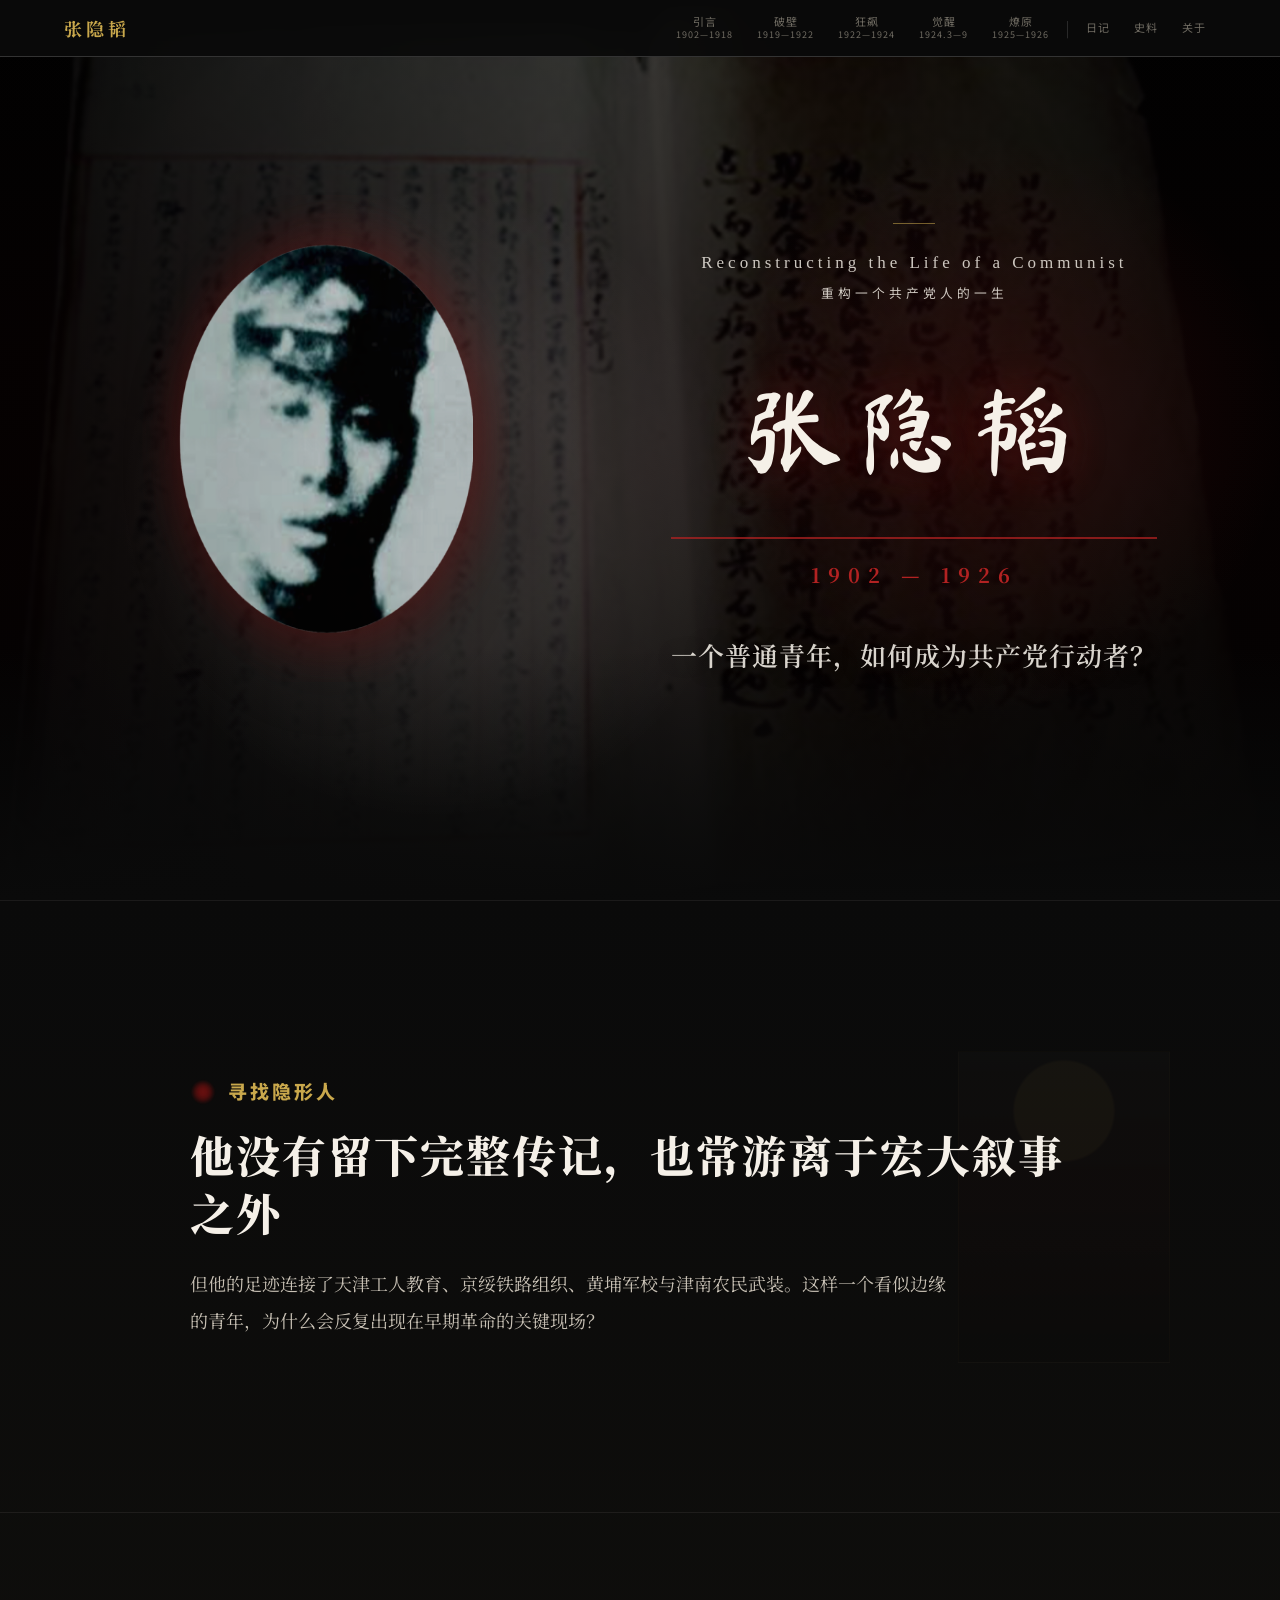
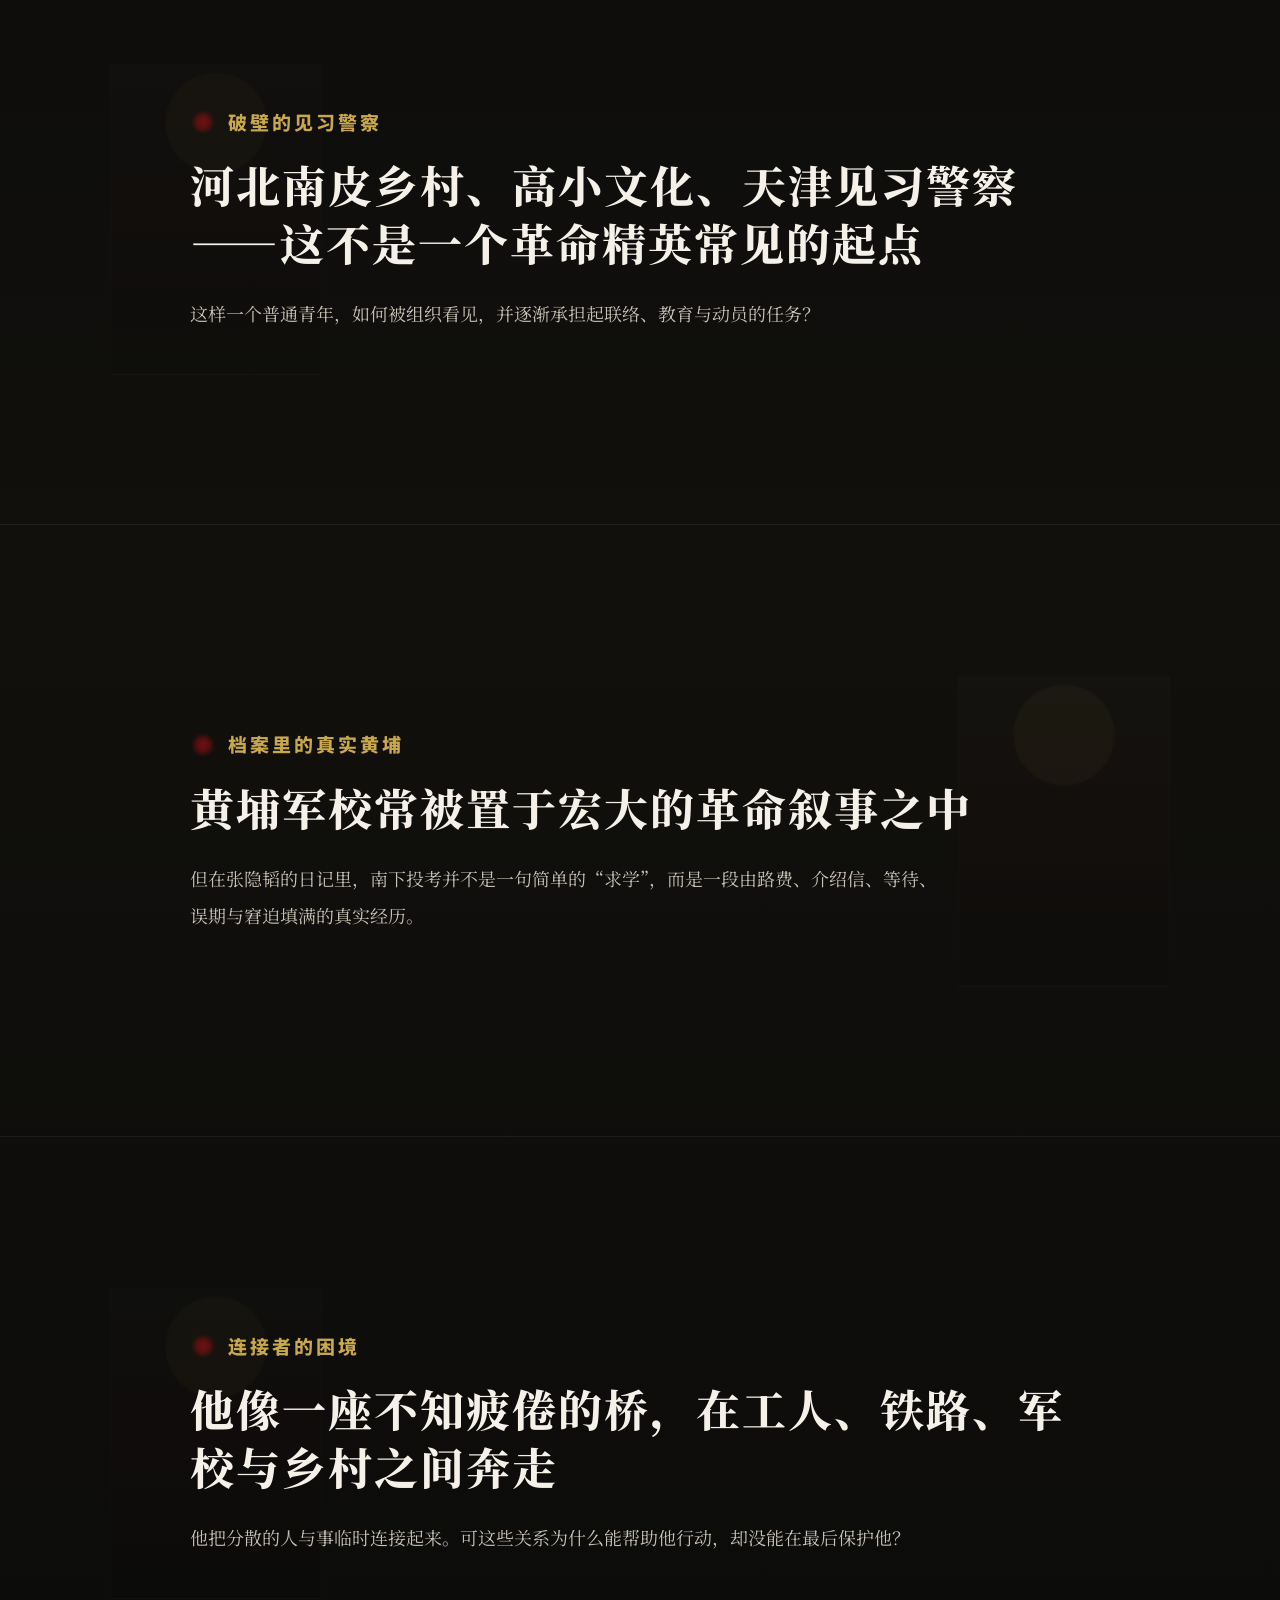
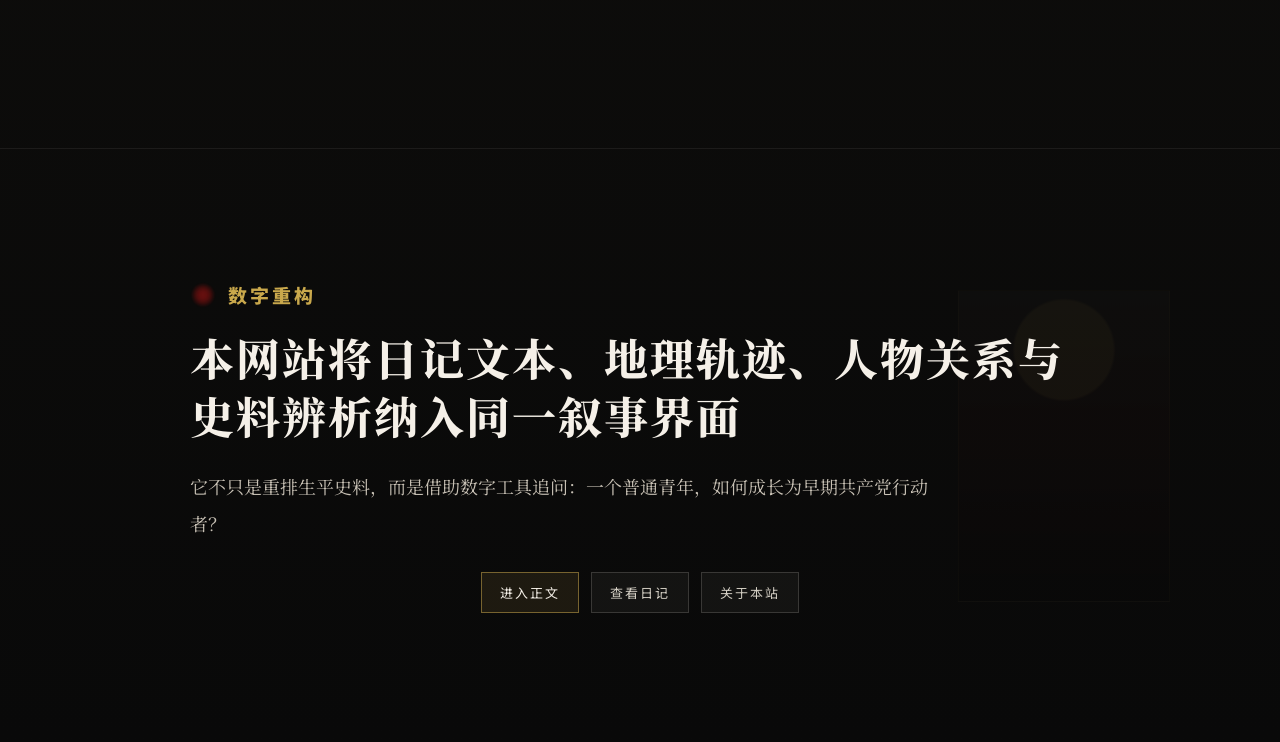
<file: index.html>
<!DOCTYPE html>
<html lang="zh-CN">
<head>
<meta charset="UTF-8">
<meta name="viewport" content="width=device-width, initial-scale=1.0">
<title>张隐韬数字历史</title>
<link rel="preload" href="assets/fonts/MaShanZheng-Subset.ttf" as="font" type="font/ttf" crossorigin>
<link rel="stylesheet" href="css/style.css?v=20260521e">
</head>
<body class="home-page">

<nav>
  <div class="inner">
    <a href="index.html" class="logo">张隐韬</a>
    <div class="links">
      <a href="introduction.html">引言<br><small style="font-size:9px;color:var(--text-light);">1902—1918</small></a>
      <a href="chapter1.html">破壁<br><small style="font-size:9px;color:var(--text-light);">1919—1922</small></a>
      <a href="chapter2.html">狂飙<br><small style="font-size:9px;color:var(--text-light);">1922—1924</small></a>
      <a href="chapter3.html">觉醒<br><small style="font-size:9px;color:var(--text-light);">1924.3—9</small></a>
      <a href="chapter4.html">燎原<br><small style="font-size:9px;color:var(--text-light);">1925—1926</small></a>
      <span class="sep">|</span>
      <a href="appendix-diary.html">日记</a>
      <a href="appendix-sources.html">史料</a>
      <a href="about.html">关于</a>
    </div>
  </div>
</nav>

<section class="hero">
  <div class="hero-portrait" aria-hidden="true">
    <img src="assets/images/zhang-yintao-circle-glow.png" alt="">
  </div>
  <div class="hero-content">
    <div class="subtitle">Reconstructing the Life of a Communist<br><span>重构一个共产党人的一生</span></div>
    <h1>张隐韬</h1>
    <div class="years">1902 — 1926</div>
    <p class="hero-question">一个普通青年，如何成为共产党行动者？</p>
  </div>
</section>

<main class="home-intro" id="home-intro">
  <section class="home-panel home-panel-question" id="home-question">
    <div class="home-panel-inner">
      <p class="home-kicker">寻找隐形人</p>
      <h2>他没有留下完整传记，也常游离于宏大叙事之外</h2>
      <p>
        但他的足迹连接了天津工人教育、京绥铁路组织、黄埔军校与津南农民武装。这样一个看似边缘的青年，为什么会反复出现在早期革命的关键现场？
      </p>
    </div>
  </section>

  <section class="home-panel">
    <div class="home-panel-inner">
      <p class="home-kicker">破壁的见习警察</p>
      <h2>河北南皮乡村、高小文化、天津见习警察——这不是一个革命精英常见的起点</h2>
      <p>
        这样一个普通青年，如何被组织看见，并逐渐承担起联络、教育与动员的任务？
      </p>
    </div>
  </section>

  <section class="home-panel">
    <div class="home-panel-inner">
      <p class="home-kicker">档案里的真实黄埔</p>
      <h2>黄埔军校常被置于宏大的革命叙事之中</h2>
      <p>
        但在张隐韬的日记里，南下投考并不是一句简单的“求学”，而是一段由路费、介绍信、等待、误期与窘迫填满的真实经历。
      </p>
    </div>
  </section>

  <section class="home-panel">
    <div class="home-panel-inner">
      <p class="home-kicker">连接者的困境</p>
      <h2>他像一座不知疲倦的桥，在工人、铁路、军校与乡村之间奔走</h2>
      <p>
        他把分散的人与事临时连接起来。可这些关系为什么能帮助他行动，却没能在最后保护他？
      </p>
    </div>
  </section>

  <section class="home-panel home-panel-method">
    <div class="home-panel-inner">
      <p class="home-kicker">数字重构</p>
      <h2>本网站将日记文本、地理轨迹、人物关系与史料辨析纳入同一叙事界面</h2>
      <p>
        它不只是重排生平史料，而是借助数字工具追问：一个普通青年，如何成长为早期共产党行动者？
      </p>
      <div class="home-action-row">
        <a class="home-action" href="introduction.html">进入正文</a>
        <a class="home-action secondary" href="appendix-diary.html">查看日记</a>
        <a class="home-action secondary" href="about.html">关于本站</a>
      </div>
    </div>
  </section>
</main>

<script src="js/main.js?v=20260520d"></script>
</body>
</html>
</file>
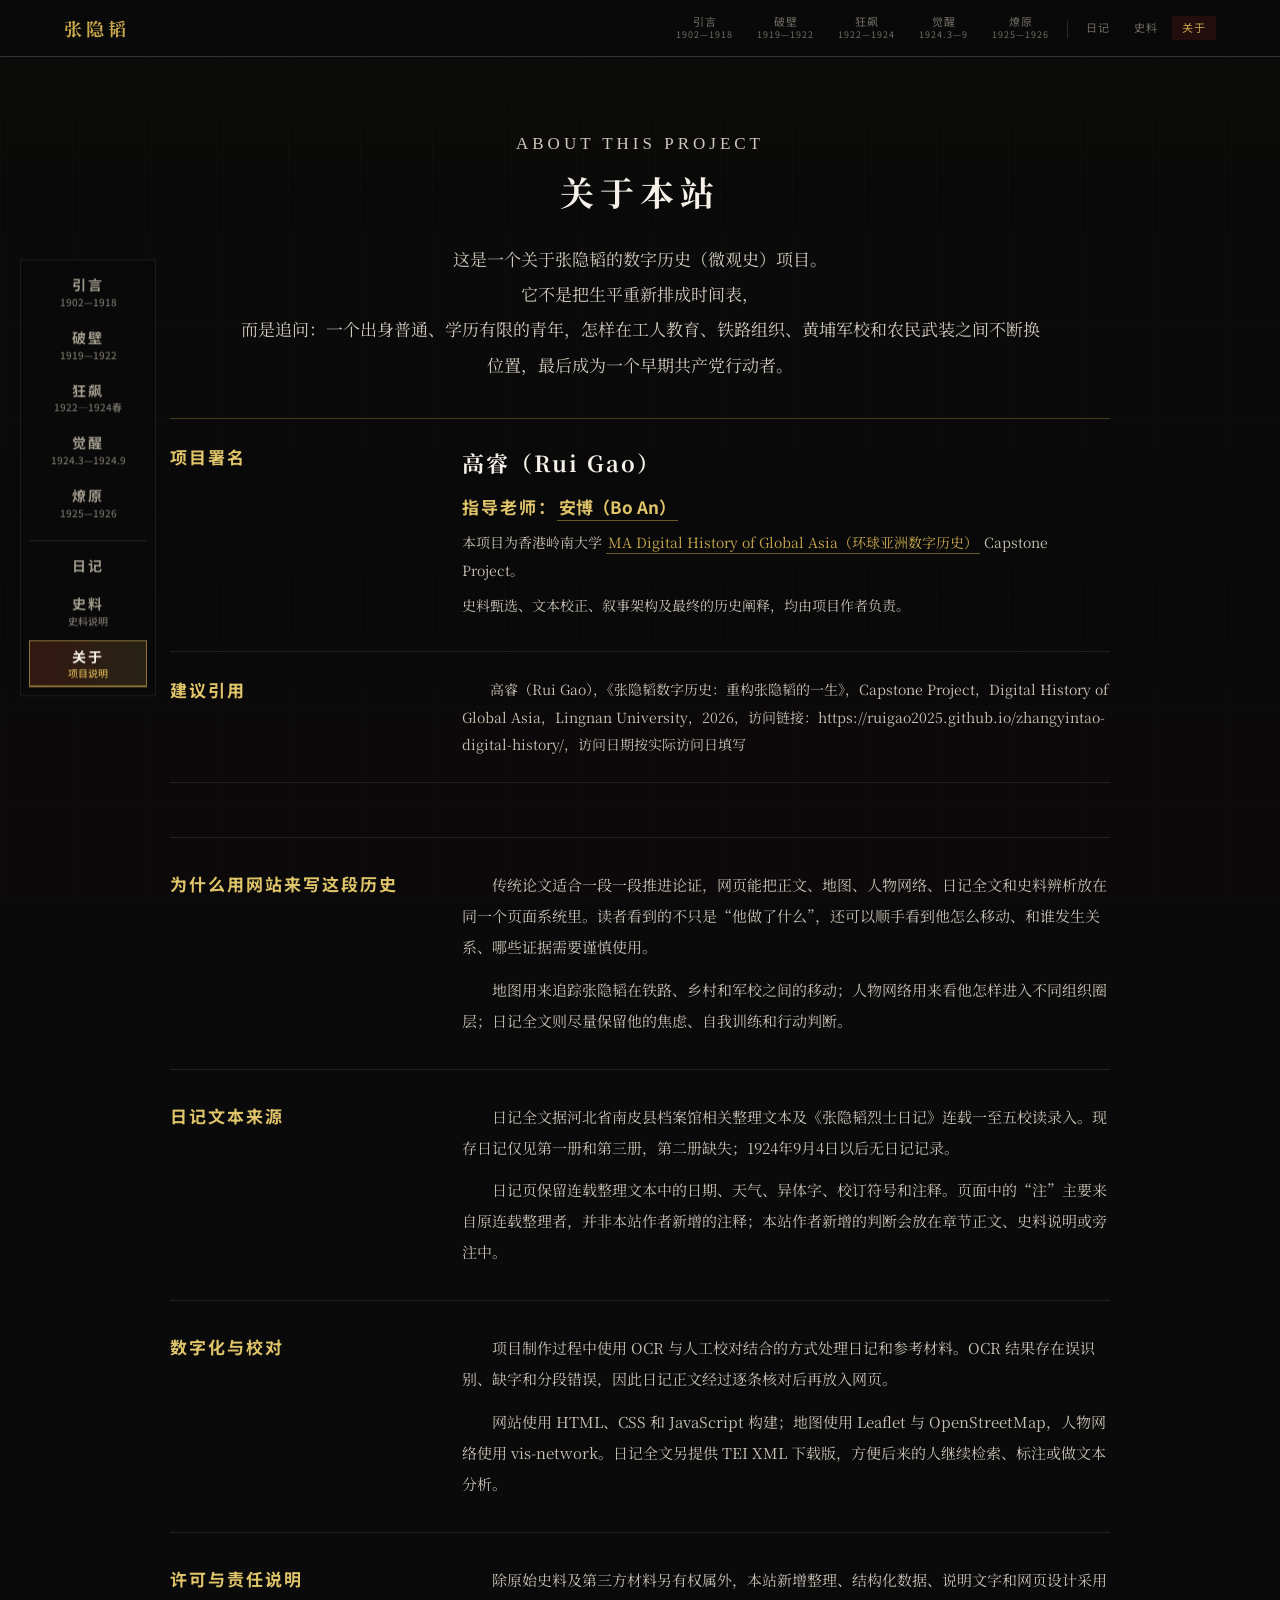
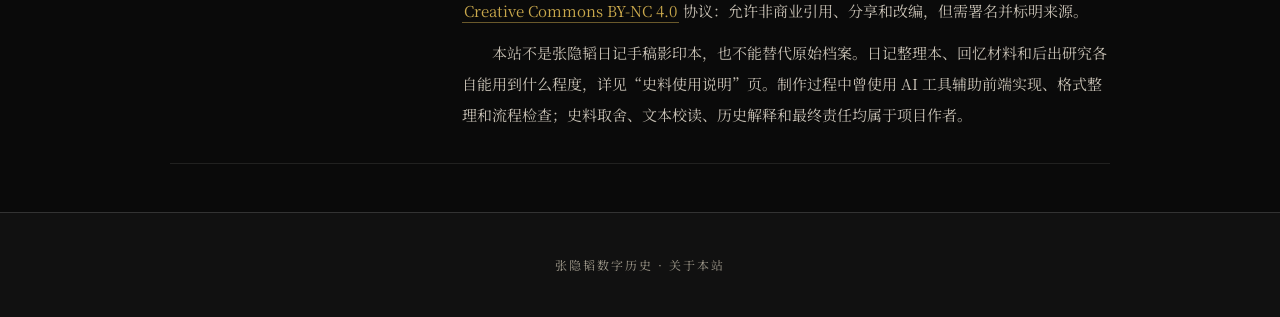
<file: about.html>
<!DOCTYPE html>
<html lang="zh-CN">
<head>
<meta charset="UTF-8">
<meta name="viewport" content="width=device-width, initial-scale=1.0">
<title>关于本站 · 张隐韬数字历史</title>
<link rel="preload" href="assets/fonts/MaShanZheng-Subset.ttf" as="font" type="font/ttf" crossorigin>
<link rel="stylesheet" href="css/style.css?v=20260521e">
</head>
<body class="about-page">

<nav>
  <div class="inner">
    <a href="index.html" class="logo">张隐韬</a>
    <div class="links">
      <a href="introduction.html">引言<br><small style="font-size:9px;color:var(--text-light);">1902—1918</small></a>
      <a href="chapter1.html">破壁<br><small style="font-size:9px;color:var(--text-light);">1919—1922</small></a>
      <a href="chapter2.html">狂飙<br><small style="font-size:9px;color:var(--text-light);">1922—1924</small></a>
      <a href="chapter3.html">觉醒<br><small style="font-size:9px;color:var(--text-light);">1924.3—9</small></a>
      <a href="chapter4.html">燎原<br><small style="font-size:9px;color:var(--text-light);">1925—1926</small></a>
      <span class="sep">|</span>
      <a href="appendix-diary.html">日记</a>
      <a href="appendix-sources.html">史料</a>
      <a href="about.html" class="active">关于</a>
    </div>
  </div>
</nav>

<div style="padding-top:56px;"></div>

<main class="about-page-main">
  <section class="about-hero">
    <p class="about-eyebrow">ABOUT THIS PROJECT</p>
    <h1>关于本站</h1>
    <p>这是一个关于张隐韬的数字历史（微观史）项目。<br>它不是把生平重新排成时间表，<br>而是追问：一个出身普通、学历有限的青年，怎样在工人教育、铁路组织、黄埔军校和农民武装之间不断换位置，最后成为一个早期共产党行动者。</p>
  </section>

  <section class="about-overview">
    <div class="about-credit">
      <span>项目署名</span>
      <div class="about-item-body">
        <strong>高睿（Rui Gao）</strong>
        <p class="advisor-credit"><span class="advisor-line">指导老师：<a href="https://www.ln.edu.hk/cht/history/people/anbo" target="_blank" rel="noopener">安博（Bo An）</a></span></p>
        <p class="project-credit">本项目为香港岭南大学 <a href="https://www.ln.edu.hk/chs/history/programmes/dhga" target="_blank" rel="noopener">MA Digital History of Global Asia（环球亚洲数字历史）</a> Capstone Project。</p>
        <p class="project-credit">史料甄选、文本校正、叙事架构及最终的历史阐释，均由项目作者负责。</p>
      </div>
    </div>
    <div class="about-citation">
      <span>建议引用</span>
      <div class="about-item-body">
        <p>高睿（Rui Gao），《张隐韬数字历史：重构张隐韬的一生》，Capstone Project，Digital History of Global Asia，Lingnan University，2026，访问链接：https://ruigao2025.github.io/zhangyintao-digital-history/，访问日期按实际访问日填写</p>
      </div>
    </div>
  </section>

  <section class="about-essay">
    <article>
      <h2>为什么用网站来写这段历史</h2>
      <p>传统论文适合一段一段推进论证，网页能把正文、地图、人物网络、日记全文和史料辨析放在同一个页面系统里。读者看到的不只是“他做了什么”，还可以顺手看到他怎么移动、和谁发生关系、哪些证据需要谨慎使用。</p>
      <p>地图用来追踪张隐韬在铁路、乡村和军校之间的移动；人物网络用来看他怎样进入不同组织圈层；日记全文则尽量保留他的焦虑、自我训练和行动判断。</p>
    </article>

    <article>
      <h2>日记文本来源</h2>
      <p>日记全文据河北省南皮县档案馆相关整理文本及《张隐韬烈士日记》连载一至五校读录入。现存日记仅见第一册和第三册，第二册缺失；1924年9月4日以后无日记记录。</p>
      <p>日记页保留连载整理文本中的日期、天气、异体字、校订符号和注释。页面中的“注”主要来自原连载整理者，并非本站作者新增的注释；本站作者新增的判断会放在章节正文、史料说明或旁注中。</p>
    </article>

    <article>
      <h2>数字化与校对</h2>
      <p>项目制作过程中使用 OCR 与人工校对结合的方式处理日记和参考材料。OCR 结果存在误识别、缺字和分段错误，因此日记正文经过逐条核对后再放入网页。</p>
      <p>网站使用 HTML、CSS 和 JavaScript 构建；地图使用 Leaflet 与 OpenStreetMap，人物网络使用 vis-network。日记全文另提供 TEI XML 下载版，方便后来的人继续检索、标注或做文本分析。</p>
    </article>

    <article>
      <h2>许可与责任说明</h2>
      <p>除原始史料及第三方材料另有权属外，本站新增整理、结构化数据、说明文字和网页设计采用 <a href="https://creativecommons.org/licenses/by-nc/4.0/" target="_blank" rel="noopener">Creative Commons BY-NC 4.0</a> 协议：允许非商业引用、分享和改编，但需署名并标明来源。</p>
      <p>本站不是张隐韬日记手稿影印本，也不能替代原始档案。日记整理本、回忆材料和后出研究各自能用到什么程度，详见“史料使用说明”页。制作过程中曾使用 AI 工具辅助前端实现、格式整理和流程检查；史料取舍、文本校读、历史解释和最终责任均属于项目作者。</p>
    </article>
  </section>
</main>

<footer>
  <div class="footer-text">张隐韬数字历史 · 关于本站</div>
</footer>

<script src="js/main.js?v=20260520d"></script>
</body>
</html>
</file>
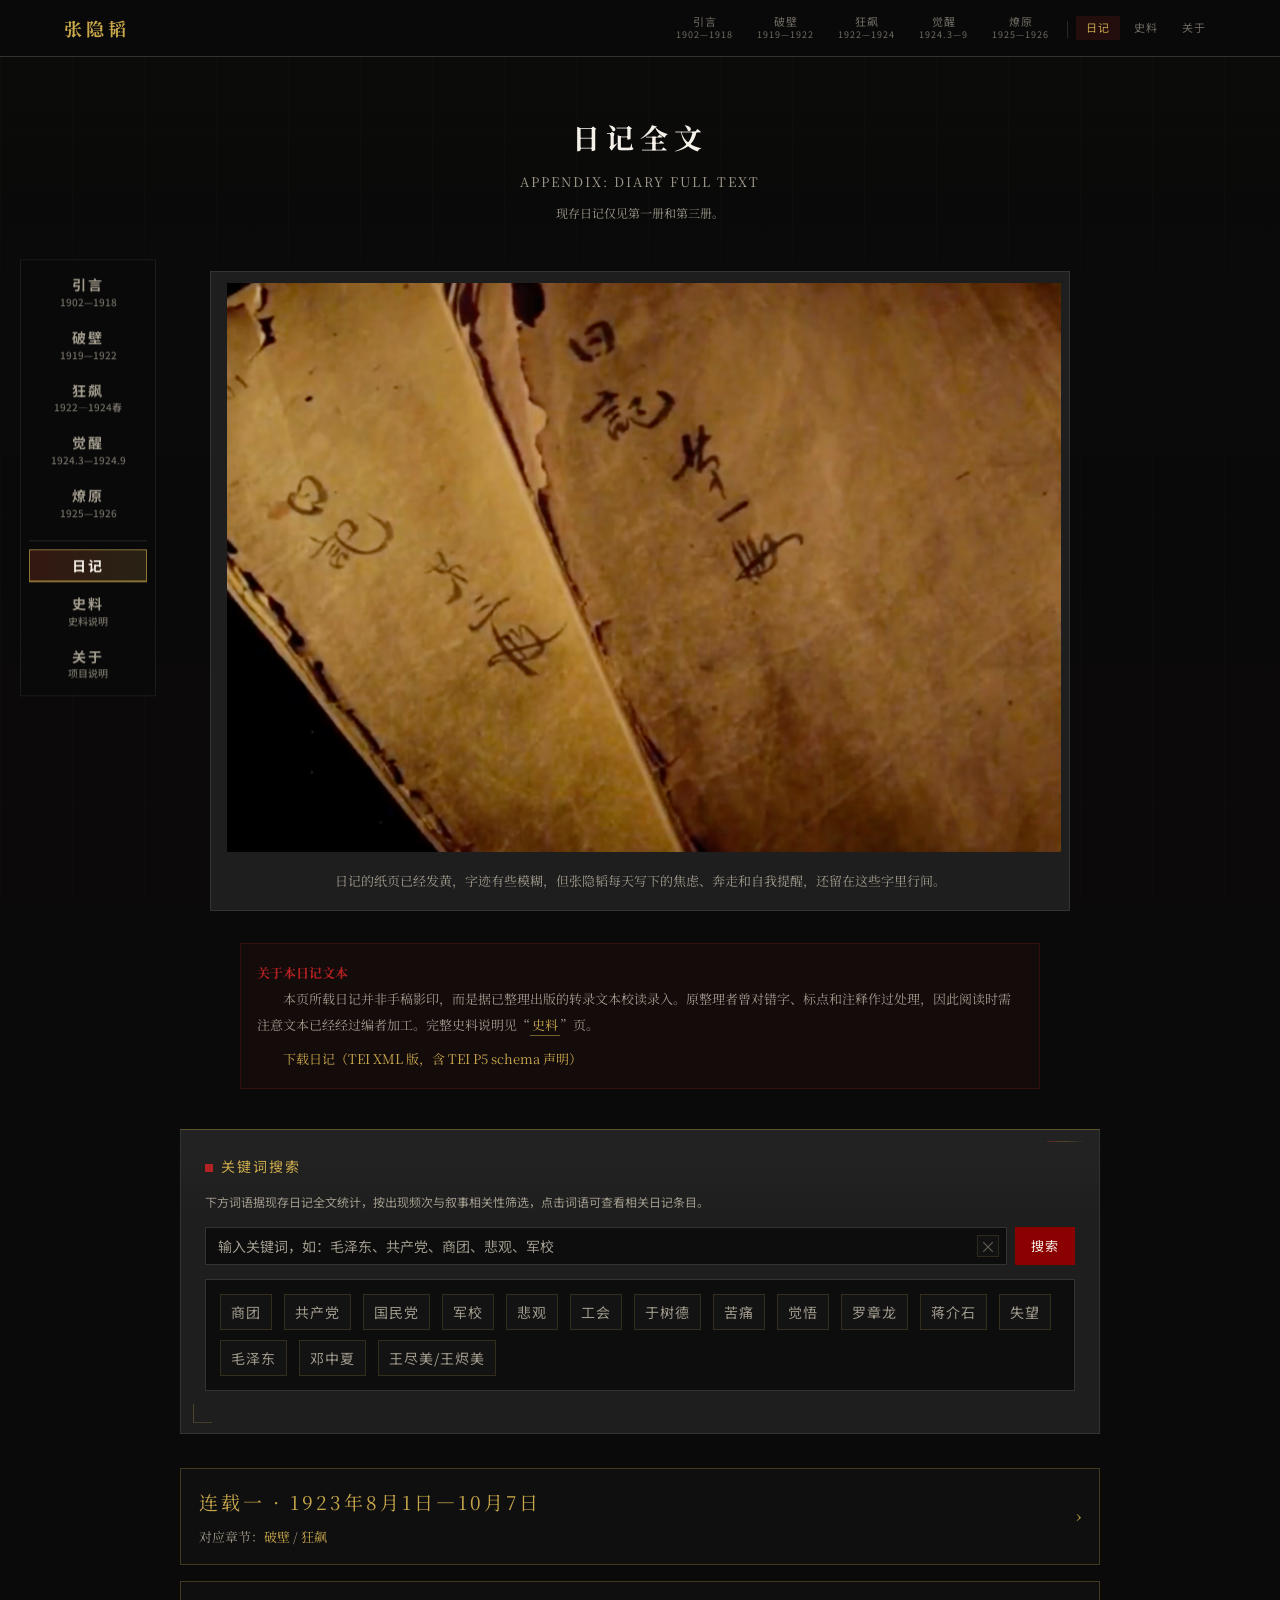
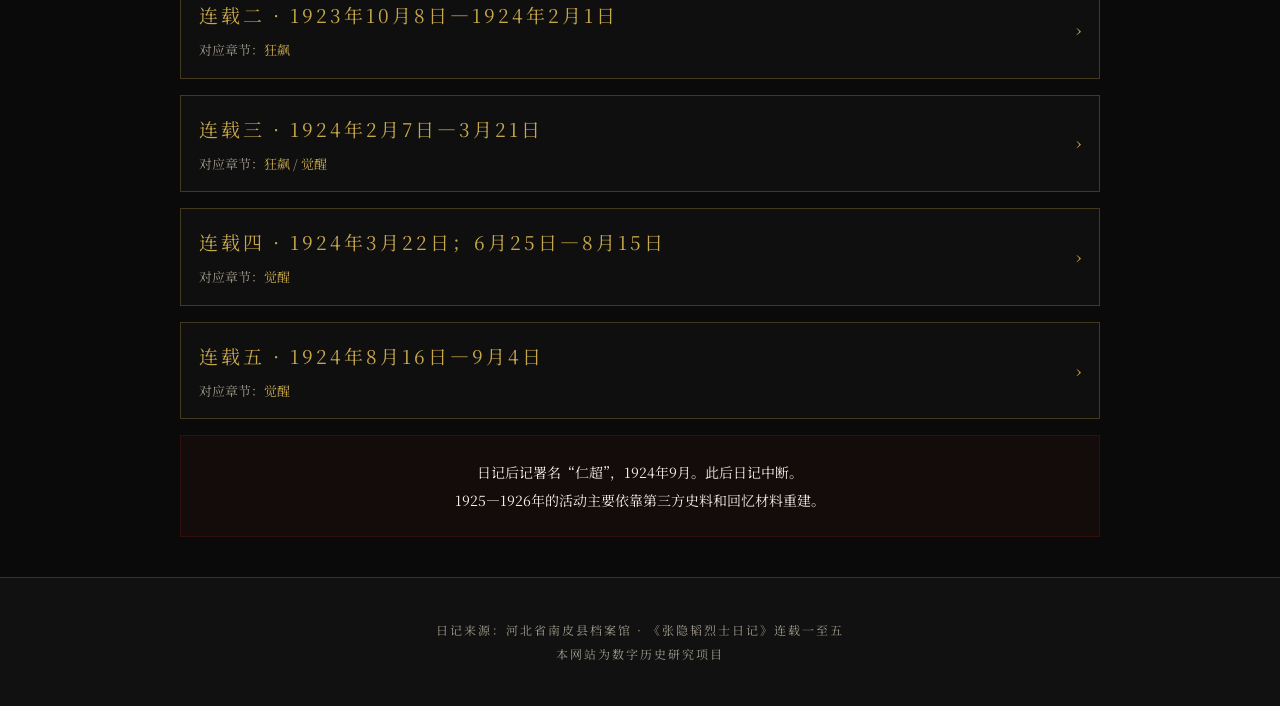
<file: appendix-diary.html>
<!DOCTYPE html>

<html lang="zh-CN">
<head>
<meta charset="utf-8"/>
<meta content="width=device-width, initial-scale=1.0" name="viewport"/>
<title>日记全文 · 张隐韬数字历史</title>
<link rel="preload" href="assets/fonts/MaShanZheng-Subset.ttf" as="font" type="font/ttf" crossorigin>
<link href="css/style.css?v=20260521e" rel="stylesheet"/>
</head>
<body>
<nav>
<div class="inner">
<a class="logo" href="index.html">张隐韬</a>
<div class="links">
<a href="introduction.html">引言<br/><small style="font-size:9px;color:var(--text-light);">1902—1918</small></a>
<a href="chapter1.html">破壁<br/><small style="font-size:9px;color:var(--text-light);">1919—1922</small></a>
<a href="chapter2.html">狂飙<br/><small style="font-size:9px;color:var(--text-light);">1922—1924</small></a>
<a href="chapter3.html">觉醒<br/><small style="font-size:9px;color:var(--text-light);">1924.3—9</small></a>
<a href="chapter4.html">燎原<br/><small style="font-size:9px;color:var(--text-light);">1925—1926</small></a>
<span class="sep">|</span>
<a class="active" href="appendix-diary.html">日记</a>
<a href="appendix-sources.html">史料</a>
<a href="about.html">关于</a>
</div>
</div>
</nav>
<div style="padding-top:56px;"></div>
<div class="section">
<h1 style="font-size:28px;color:var(--cream);letter-spacing:6px;text-align:center;margin-bottom:8px;">日记全文</h1>
<p style="text-align:center;color:var(--text-light);font-size:13px;letter-spacing:2px;margin-bottom:8px;">APPENDIX: DIARY FULL TEXT</p>
<p style="text-align:center;color:var(--text-light);font-size:12px;margin-bottom:48px;">现存日记仅见第一册和第三册。</p>
<figure class="archive-figure diary-facsimile">
<img alt="《张隐韬烈士日记》影印页" src="assets/images/zhang-diary-fulltext-facsimile.png"/>
<figcaption style="text-align:center;">日记的纸页已经发黄，字迹有些模糊，但张隐韬每天写下的焦虑、奔走和自我提醒，还留在这些字里行间。</figcaption>
</figure>
<div style="max-width:800px;margin:0 auto 24px;padding:16px;background:rgba(178,34,34,.06);border:1px solid rgba(178,34,34,.2);border-radius:0;font-size:13px;color:var(--text-light);line-height:2;">
<strong style="color:var(--red);">关于本日记文本</strong><br/>
<p style="text-indent:2em;margin:0;">本页所载日记并非手稿影印，而是据已整理出版的转录文本校读录入。原整理者曾对错字、标点和注释作过处理，因此阅读时需注意文本已经经过编者加工。完整史料说明见“<a class="source-inline-link" href="appendix-sources.html#diary-source-note">史料</a>”页。</p>
<p style="text-indent:2em;margin:8px 0 0;"><a href="downloads/zhang-yintao-diary-tei.xml" download>下载日记（TEI XML 版，含 TEI P5 schema 声明）</a></p>
  </div>
<div class="diary-search-panel component-container" id="diary-search">
<div class="component-title">关键词搜索</div>
<p class="component-note">下方词语据现存日记全文统计，按出现频次与叙事相关性筛选，点击词语可查看相关日记条目。</p>
<div class="search-box">
<div class="search-input-wrap">
<input id="search-input" placeholder="输入关键词，如：毛泽东、共产党、商团、悲观、军校" type="text"/>
<button aria-label="清除关键词" id="search-clear" type="button">×</button>
</div>
<button id="search-btn">搜索</button>
</div>
<div class="keyword-presets" id="keyword-presets"></div>
<div class="search-results" id="search-results"></div>
</div>
<div class="diary-fulltext" id="diary-content">
<section class="diary-volume">
<h3 class="diary-volume-title">连载一 · 1923年8月1日—10月7日</h3>
<p class="diary-source-note">对应章节：<a href="chapter1.html">破壁</a> / <a href="chapter2.html">狂飙</a></p>
<article class="diary-entry">
<div class="diary-entry-date">编者按与自序</div>
<p class="diary-note">本刊编者按：河北省南皮县档案馆新发现中国共产党早期党员《张隐韬烈士日记》后，随即给本刊来稿；报导这一消息。本刊编辑部认为，该《日记》非常珍贵，建议全文发表，立即得到了南皮县档案馆的大力支持。现在可以敬告广大读者，该《日记》的编辑工作已经全部完成，从本期起，将陆续全文刊载，以飨广大读者。</p>
<p>几经历史劫难的《张隐韬烈士日记》幸存之一、三册，真实地记录了1923年8月至1924年9月间烈士的革命活动及烈士进入黄埔军校学习前后与中国共产党员毛泽东、邓中夏、罗章龙、张国焘等人的交往及国共第一次合作期间的孙中山、蒋介石、汪精卫等人的活动情况等。是十分珍贵的历史资料。日记全文约五万多字，除错字及标点作了适当注释和调整外，其余内容概留原貌，人名、地名的原有横线，亦以保留。</p>
<p class="diary-note">——编者 王金凤 周秀珍 王炳仲</p>
<p>《张隐韬烈士日记》第一册（1923年8月1日于北京起记）</p>
</article>
<article class="diary-entry">
<div class="diary-entry-date">《自序》（隐韬1924年7月10日于粤军校）</div>
<p>日记，是人生在世上作事不可缺少的东西。社会的变向，潮流的趋势，都是日新月异不住的更动。所以拿过去的事要考究未来的事，必有一种很正当很可信的事绩和记载，方能凭明的出来，为我们作事进行的转移。这便是日记对于人生之个人对待社会的必要物。</p>
<p>就是人的个人境遇，也是月异而岁不同的。所以对自己所作所为的当否，每年或每月必要有一个具体的、明了的观察。如所向行的标准是对的，就可以无改革的努力作下去，一天要有一天的成功。若有所错误的地方，更可以切实的、彻底的考察一下，好作一己或者大家的药石。这便是日记之于人生之个人之作为的必要物。</p>
<p>人在社会上作事的行为措置失当的事，必定是不可无的。故曰：人非圣矣，孰能无过。又曰：过而能改，善莫大焉。所以我们青年的经验少，失当的过错，一定也是不少的，我们谁能观察的出来，根本上改过他，或者记录在这次日记簿上，作为永久的前车。这便是日记之对人生之个人之修身的必要物。</p>
<p>若其他：朋友信件的往来、天道的雨晴、地方的情形、家庭的景况，也都有记载之价值和必要。所以，我很承认日记是人生不可缺少的东西。</p>
<p>我在今年以前的时候，曾记录日记，已经两册了。但是，因为我所作所为的事业，是变动时常发生的，又因我的存保性太弱，便在天津失了一册，在张家口失了一册。到如今，我追想这二年的行事记载，实在觉着可惜，并且难过。但物已归之乌有，惜亦何益？只好用我的自始一致的精神，在现在作起，飘萍无根的再记下去，以作往后的考究就是了。</p>
<p>民国十二年八月一日，自序于北京北长街之喇嘛寺。</p>
</article>
<article class="diary-entry">
<div class="diary-entry-date">八月一日 天晴。</div>
<p>——我从今天算起，到京已十五天了（在七月十五日自张家口到京）。但光阴过去这样久，一点的事体也未曾办，到[倒]不知“从早到晚”的忙碌些什么？真奇怪！莫非将“一寸光阴，一寸金”的话忘了不成？——从今天起，须要破釜沉舟的干点工作，别把青年光阴轻易放过去啊！</p>
</article>
<article class="diary-entry">
<div class="diary-entry-date">二日 晴。</div>
<p>炎热如焚，在寓未外行，看《革命哲学》。</p>
</article>
<article class="diary-entry">
<div class="diary-entry-date">三日 稍阴。</div>
<p>去西直门，并送往京绥路私人之信四件。</p>
</article>
<article class="diary-entry">
<div class="diary-entry-date">四日 天晴。</div>
<p>寄去王官人屯新学说之书籍七种。</p>
</article>
<article class="diary-entry">
<div class="diary-entry-date">五日 天晴。</div>
<p>去鲍家街新中学会，与存斋兄 〔①〕谈论解决社会问题。</p>
<p class="diary-note">注：①即安体诚，字存斋，笔名存真。</p>
</article>
<article class="diary-entry">
<div class="diary-entry-date">六日</div>
<p>去中央农业试验场(一名三贝子花园)。</p><p>该园地[面]积很大，有动物园、有植物园、有各种实验室。亭榭亦多，颇为避暑之佳地。</p>
</article>
<article class="diary-entry">
<div class="diary-entry-date">七日 天晴。</div>
<p>接到张树珊兄信一件，并华池兄信一件。</p>
</article>
<article class="diary-entry">
<div class="diary-entry-date">八日 天晴。</div>
<p>无所事事。看报，见各报所载(政治谈)：自临城匪变之后，各国之帝国主义者，均以为共管中国之良好机会，而尤以倭日进行为烈。将连署致文中国政府，组织铁路警察队，由各国派人管理，其经费则中国之铁路担负。然此说未知确否？果真，则中国前途不堪设想矣！而一般军阀官僚，尚[整]日从事于地盘权力，置国事于不闻不问。噫，小民以血汗金钱，养得一些盗国贼。如此等政局，不加以根本改造，人民之流离困苦，是无论到于何时，必不能解决的。</p>
</article>
<article class="diary-entry">
<div class="diary-entry-date">九日 天晴。</div>
<p>余在张垣工作，因意外变故，始于两旬前来京。但我近受经济之压迫特甚，意欲寻一生产事业，以安全家庭及一己之生活。然时日不复少矣，尚无眉目之可言。余噫今果为何等之命运乎？盖已堕入深渊矣。吾不知何时可望此问题之解决也。（自身境遇谈）。</p>
</article>
<article class="diary-entry">
<div class="diary-entry-date">十日 天晴。</div>
<p>树功兄送我游万寿山之免费券一张，故我于今日游该地。兹为之记，以作游之首次纪念。</p>
<p>吾之天性，喜劳而恶逸，故凡名胜古迹所在，无不以先睹为快。又何况大名鼎鼎，工空先前之颐和园乎？余在今年之春，已曾留京者月余，因经济及时间之关系，故未能如愿以赏[偿]。离京后，时常引以为憾事。至七月中，因事到京，适承友人赠我以免费券，便于十日晨，自京北长街地方乘车去万寿山。上午九时至海甸，餐毕，登车已及山麓矣，以相距仅六许里也。</p>
<p>入其向东之北便门，则见一耸然大殿，然门户均封闭，以内中空无物也。殿前只有光绪年制之古铜龙凤各一，状如生。并有色绿铜质以金镶沿之巨盆二，满以水，概可作养鱼种莲</p>
<p>之用 〔①〕。殿北行约数十武，则为满清【慈】禧太后建以观剧之德和殿。出殿之东门，有崎岖小路，夹道则松柏参天，约行五分钟，见杂树中，巍然之谐趣园在。进门有售票处，因持免费券，故少此麻烦。园呈椭圆形，周围均画栋之楼阁。园北有山泉，溶流于楼阁中间之莲花池。出门西南行约里许，至排云殿，亦设售票处。入门后，左右转环，自一层至二层殿，上门严闭，不知其内储何许物。第三层题曰佛香阁，内有碑铭及铜佛三尊，并为清太后之养性地。第四层在山之顶，则无路可通，不复详其内容矣。排云殿为此山之最美华而最高者，故登其巅，则其他殿宇，均在心目中。面前洋汪，水势接天，游舟往来，莲舞波澜，则有昆明湖在焉。湖之中，有通东岸之白石长桥，远望似白云，横亘烟雾间。桥之东而稍北则为光绪年制之铜牛。桥西起处，则为龙王寺，上后之避暑洞，亦视而很清楚也。下排云殿，稍西至五方阁、听鹂馆。更西则至一只船，此船系以白石雕成，工极精，世所罕有物也。北行至船坞，有光绪、太后……等游湖所乘之船甚伙。自山后拆【折】而东行，至山顶之一亭，坐而少息。西望玉泉山，北望十三岭，西北望香山，如碧云寺、卧佛寺……等（系属名胜于八大处），均一一可睹。九顶妙峰山，恨有香山作障碍，不然，必能一面也。整衣复东行，至一大寺，然不慎其何名，亦不知内何景况。寺之背，则有清室屯粮处。至听鹂馆折而南，沿湖边之楼阁，至玉澜堂、文昌阁。堂内有光绪之阅书室、卧室等，亦有听康有为变法、得罪将囚之深宫，在其偏东。出文昌阁南行，经铜牛至龙王寺，则在排云殿所望之避暑洞一息焉。时已至下午二旬钟，遂乘车返京。（游记谈）。</p>
<p>万寿山，亦名颐和园，系满清帝后之暑游地。然以何物之帝王匹夫，敢占名胜为私第？耗人民之血脂，快一己之所乐为。——此不过在民智不开之时犹可，宜其帝王之为物，不能存在于将要一阶级化之今日社会也。(随感一)。</p>
<p>我此次之游，幸有友人之免费券，尚费用二三元。设无此券，无五六元，必不克如游览之愿。他人之游此地者，必持导向导一人，然于半日间，必要一二元之酬劳金，我则未敢多此一举。若在昆明湖内游四点钟，必索船费十二元，饮水每位三角，园内设售票处三四所，每处票价均二三角。——噫，一游数十金。吾知无产之苦同胞，以每日二三角之微细工资，绝不能达游此地之目的也。社会上人，享社会之幸福，本是应当的事。然为资本制度所限治[制]，不能开此眼界，亦社会上事之不平者，一也。（随感二）。</p>
<p>我游此山，系单独一人，并无伴侣，又不敢忘[妄]费金钱，寻一作向导者，故所至处，不能一一尽悉。或园中胜地，难免不无周到而有遗漏之憾。姑写此，以志首次之游。待二次、三次……游时，再补其缺也可。</p>
<p class="diary-note">注：①此系吉祥缸，是宫禁中用于盛水以备消防之用的工具。</p>
</article>
<article class="diary-entry">
<div class="diary-entry-date">十一日 自晨至晚，霪雨霏霏不止。</div>
<p>吾知其益于农家良非浅鲜也。</p><p>在半月前，接到家中信谓：天久不雨，禾苗殆枯。后我连去二函问询，至今尤未睹回音。假若自接信时，至今方雨，吾知青苗枯尽无余矣！未雨之前，亦有不时之阴晴，谅必早雨矣，绝不能待至今日也。总之，理想上不能判决雨之果降与否，但候家信，始可解我之心意悬悬也。</p>
</article>
<article class="diary-entry">
<div class="diary-entry-date">十二日 昨日甘雨，至今日下午二时方止。</div>
<p>去马神庙造访李石溪君，岂略[料]已于晨时乘车去济南矣。</p>
</article>
<article class="diary-entry">
<div class="diary-entry-date">十三日 天晴。</div>
<p>复周君振声函，并寄京绥路致安源路矿工人俱乐部周年纪念祝辞一纸。</p>
<p class="diary-note">（政治谈）：临城案，各帝国主义者，已通牒于中国了。我在八月之记载，不过拿着作一种风声的传闻。岂略[料]在本月十日，葡萄牙公使赴外交部，与顾少川作短时谈话，竟将临</p>
<p>城公文提出。下午交阁议。结果：赔赏[偿]损失无异议；免职田中玉，系关中国用人行政之权，未便照准；至于组织铁路警察队，为外人训练及指使，关系中国主权甚巨。列强此种要求，颇有干涉中国内政之嫌，实难照办。咳！中国的糟，何竟到了这等天地！我们小民，若不内清政治，外敌外侮，恐怕种种危险形势，都要现于我们的眉睫了。</p>
</article>
<article class="diary-entry">
<div class="diary-entry-date">十四日 稍阴。</div>
<p>看《二十年目睹之怪现象》一书，何社会人心之险诈也。社会上、官厅上、家庭上，无一不千奇百怪，并危险万分，茫茫大地，几无可以容身处也。 <span class="diary-mark">我佛山人</span>，何伤心世俗之深也。掩卷而思，几使人心战神剽，概 <span class="diary-mark">慨</span>人在世上无论所处之若何地位，无一非骗局陷阱也。悲哉！</p>
</article>
<article class="diary-entry">
<div class="diary-entry-date">十五日 天晴。</div>
<p>京地发生铜元票挤兑风潮颇烈，买卖铺等一律拒绝铜票之收入，致各界大起恐慌。前门外之平市官钱局，以兑现事竟挤毙一人。当时紊乱之北京市面，亦可想见一斑了。——然究其所以然者，因张英华方为两月之财政长，即发行数十万元之铜元票，致酿成此次风潮。每银元可换铜子百九十枚，而换铜子票，则可换二百五十枚之谱，相差竟至于斯。然在我个人观察，虽金融紊乱已两日之久，但当局绝不能不设法收拾，一二日即可望解决。而一般商民，承此机会，高涨其物价。待此潮了决后，吾敢断言，其必不将物价，即可底去。闹此风潮，不过增高生活，小民多受点经济束缚罢了。咳，还是此组织不合法之政府万恶！</p>
</article>
<article class="diary-entry">
<div class="diary-entry-date">十六日</div>
<p>今日为阴历之七月初五日，即余开始平民革命运动之一周年纪念日也。</p><p>在上年六月间，永滋、存斋、启沃诸同志，在津地设立工余补习学校、工人图书馆、五五代卖社、工人乐群会及S.Y.机关等。以发行征书启事，工余、工图、五五，均被杨以德派警解散。余旋以母病归里。待至七月三日，由乡来津，见工乐会危险万分，曾屡进言与沃兄，劝其另移地扯，不果。余与滋来京，存以事去榆。余复由京去辛，以辛第一次京汉工潮，尚在未解决日也。出京之二日，即离津之五日，工乐捕人举动已暴作矣。沃兄等三人，均及难，余及存、滋则幸免。至今日，正一年之周也。姑志其从略之经过事实，以为余之社会运动幸脱一次危险之回忆。</p>
</article>
<article class="diary-entry">
<div class="diary-entry-date">十七日</div>
<p>兑换铜元票风潮解决。</p><p>——阅报，见各地土匪颇形猖獗。据济南《晨钟》报载：山东一百零县，倒有八十四县闹最凶的土匪，其余并非绝对莫有，不过稍差一点而已。咳，山东可算是土匪普及了！——接到 <span class="diary-mark">树珊</span>兄一信云：口外土匪数约七千余，共四十余股，遍布于 <span class="diary-mark">绥包</span>一带。</p>
</article>
<article class="diary-entry">
<div class="diary-entry-date">十八日</div>
<p>卖国之重要分子 张弧 ，忽于今日就财长职矣。</p><p>关于市面之铜子票事， <span class="diary-mark">张言在津</span>携来现铜子四十万元，以补为该票之基金。但是否事实，尚一问题也。</p>
</article>
<article class="diary-entry">
<div class="diary-entry-date">十九日 天晴，晨雾。</div>
<p>我去乡中已三函矣，何久不见只字之复也，诚令人急闷而欲死。复去一信问询。《晨报》载：近日河南水势颇大，吴佩孚于本月十日亲赴天津桥观水，忽洪水由山上冲下，水与桥平。吴急退至新堤之高处，而水已横流四溢，堤之四围俱成巨浸，吴所立之不没于水者，仅一席地。待人急去营救，并民船两只冲浪而上，至中流船毁人溺，毙者四五人。吴夫人亦在水次，焦灼万状。直至次日（十一日）天明，水势渐平，始一民船救吴脱险。赏该民千元，以酬救命之恩。云云。喂，吴亦幸矣，何天之违其好生之德也。水势再大，吴必溺毙，是除一杀人不眨眼之军阀魔王而已，恨天之不随人愿也。——此次水势，亦胜直奉战之奉军十万矣。</p>
</article>
<article class="diary-entry">
<div class="diary-entry-date">二十日 大雨。</div>
<p>报载：弧财长在任一日，忽乘车去津，于今日冒雨返京，谓其专筹财政</p>
<p>一事，约有眉目可言。云云。——湖南赵恒惕，近来形势颇属不稳，民党之谭延闿已兵至衡州，洛吴已发枪弹援赵，恐不日将有战事发现(生)。可惜湖南同胞，未免又要受军阀的一番蹂躏。</p>
</article>
<article class="diary-entry">
<div class="diary-entry-date">二十一日晴。</div>
<p>作工刊稿。赵禹珍君来，备谈绥包一带之匪情，颇属详细云。</p>
</article>
<article class="diary-entry">
<div class="diary-entry-date">二十二日 晴。</div>
<p>海参威快信云：苏俄现有回作乱，因排持[除]进化之障碍物宗教而激起，惟不知是说确否？苏俄代表加拉罕已抵奉，北京学生会拍电欢迎。对于中国时局谈话，颇属痛砥其病源。恐中俄亲善将不久实现，姑志之，以看后日举动若何？——山东威案交涉，近已失败，该省各界已急起力争。国内同胞，因前者长沙击毙学生之事变，今竟无一哀声急号，响应鲁之同胞者，呜呼！中国人民，诚可令人可哭。</p>
</article><article class="diary-entry"><div class="diary-entry-date">二十三日</div><p>接到季恩霖一信。江浙发生战事之醞酿，已非一日。两省人民久惮于战，遂风起作和平运动。该二省当局，已表示顺适民意，与该弥兵团签定和平公约。云云。</p></article>
<article class="diary-entry">
<div class="diary-entry-date">二十四日</div>
<p>梁如浩拍卖威海卫之后，全国各界，尤其是山东的同胞，均认为威埠之亡，一发千钧。</p><p>旅京各团体于十八日开会，要梁报告交涉情形，届期梁竟致函已因病去津，不敢莅会。该同仁等已宣告誓死力争，并以相当手段对待媚外而专谋利己之梁氏云。</p>
</article><article class="diary-entry"><div class="diary-entry-date">二十五日</div><p>在上午九点时，余正坐院观书，及起立时，忽头昏目眩，倒于地上，头部磕伤二处，约五分钟始醒。然脑痛颇烈，拟于明日就医诊治。</p></article>
<article class="diary-entry">
<div class="diary-entry-date">二十六日</div>
<p>我的脑力太紊乱了，今日本是星期日，我竟忘记了，白跑医院一趟。</p><p>下午与 <span class="diary-mark">一青、德周去十(什)三(刹)海游玩</span>。晚八时去北大第二院听乐。十时看盂兰盆会，精神觉着倒比昨天较为畅快。</p>
</article>
<article class="diary-entry">
<div class="diary-entry-date">二十七日</div>
<p>去法国医院治病，病势尚不为太甚，盖一二日内可望恢复原状云。</p></article>
<article class="diary-entry">
<div class="diary-entry-date">二十八日</div>
<p>晨接文虎兄一信。</p><p>上午十二点游团城。团城者，即唐时之潘阳也，为安禄山所在地。相传该地之松柏等，均其时所栽，已一二千年之久矣。近时则为政治善后研究会的机关地，每年五月间开放一次，售票四角，常时不准闲人入也。我因吕、李二位先生之介绍，得以游之。——该城之周围，突起于平地约丈余，面积则顷许，在北海之南。上有承光殿、中殿有白玉佛一尊，约高七尺，所着之沙服之边上，尽以钻石镶成，腹下及头上有宝珠二额，均耀耀有光，诚无价之宝也。殿前有墨玉钵在于亭内，雕有龙马等水族，大可直径三尺。殿之东有古松一，特茂盛。传乾隆下江南，树荫蔽之，得封赠，亦俗论也。东有朵云亭，西面亦一亭，均为避暑之佳地。院内松有三种，即白梗松、密针松及常松是也。</p>
</article>
<article class="diary-entry">
<div class="diary-entry-date">二十九日 夜雨，及晨而晴。</div>
<p>上午去前门闲游，复去崇文门，见该地之税局各门口，有新式对联四付。其中语气均系对税务上，恐有舞弊情事，故特拟成七言及八言之对联，但见者【无】不捧腹大笑。对联是：（一）且休绕越过局去，莫教偷漏进城来；（二）商民脂膏丝毫为重，国家税款涓滴归公；（三）一点贪污便是大恶，万分廉洁只为小善；（四）贪爱私钱天诛地灭，浸吞款项家败人亡。</p>
</article>
<article class="diary-entry">
<div class="diary-entry-date">三十日 天阴，晚雨。</div>
<p>保定张少良君来。上午十时，与 <span class="diary-mark">纤清</span>兄去第一院洗澡。下午一时，与少良兄去游北海。兹略记该地之胜于后：是日，由李君之介绍得游于此，因清时之禁地也。就是近日，非有官厅之特许，不得而入也。——入正门，过白石桥，再入永安殿，沿殿之东廊，曲折上白石塔。其下之洞颇多，登塔南之铁佛殿(铁佛手足眼目极多)，可望北京之全城，但次于景山，其佛亦不知其何名。再东则为石池二，内各雕龙一，颇属可观。殿西有三息殿，为 <span class="diary-mark">王喜(羲)之</span>所书之碑文颇多。由洞中折而北行，至河岸，乘船渡至对岸。入天王</p>
<p>殿，两边有石塔二座。殿内有金佛三尊，并列铜塔二及木塔二，各高二丈余。两旁有十八罗汉，彩色尚属新鲜。地上均以降石盖地，闻每方价银五十两，共计不下几千方。其栋梁均以樺[檀]木做成，直径约二尺五。出殿背面至三殿，则为一亭，亭中一塔，约丈余，名曰七佛塔。系以玉作成，共七面，上雕佛各一，故名。至四殿，则为万佛殿，起地颇高，不得而上矣。——出殿西行，折面北，则为静乐园。园前为九龙壁，其状皆如生，工亦精。南行而西，则为阐佛殿，有大肚子弥勒佛一尊。殿北，则为千佛殿，但久已火焚矣，惟旧迹尚存。出殿而西，则为极乐世界。该殿为一山，系以木板及布等做成，神像颇多。余登而上，至四层，下视颇形骇然。下而北，则为大罗天，门闭不得入。折而东行，过松坡图书馆，至静心斋，为建工程地，亦不得而入。小罗天，亦悬行人止步之牌示，由东之南北捷经，而返矣。时已至下午四点，大雨遂作矣。</p>
</article>
<article class="diary-entry">
<div class="diary-entry-date">卅一日阴。</div>
<p>俄使加拉罕君定于明日上午十时来京，京中各团体亦预备上站欢迎。闻中俄会议将于九月五日举行，但此说恐属不确，因时间太迫促故也。兹将加氏略历附录于后：加氏生于高加索之替夫里斯城，本年卅二岁。曾在彼得格勒大学习法律，十四岁即入革命团体，从事于革命运动，曾三次入狱。欧战时代，因反对战争，被政府放逐。至一九一七年三月革命，始被释放。抵彼得格勒后，即被选为苏维埃中央执行委员会会[委]员、彼得格勒书记。十月革命后十日，即赴德参加和议。一九一八年，被任为代理国民外交委员长兼外交委员会东方部主任，直至东来前，仍任是职。一九二一年，曾一渡[度]出使波兰云。——晚游中央公园。</p>
</article>
<article class="diary-entry">
<div class="diary-entry-date">九月一日</div>
<p>加拉罕因有私事关系，闻于今日离奉，至明日晨当可来京。</p><p>晚七时，党中开大会，由刘云静同志报告南京S.Y.大会之决议案，及党务报告后，关于本党若何进行，及对国民党的持之政策怎样？终未有一相当办法。并且，因党中经济问题发生纠葛，余于此次会议，未免抱有很深刻之悲观。因自劳运失败，遂深恨北洋军阀之残暴行为，不得不与一有力之革命团体相连属，以致军阀之死命[地]。乃直至今日，仍无相当之政策，与民党合手，向军阀进攻。不能不令人有愤恨而欲其速画前径之消极态度也。</p>
</article>
<article class="diary-entry">
<div class="diary-entry-date">二日 晴。</div>
<p>上午十时十五分，苏俄代表加氏抵京，结队赴站欢迎者，共有十余团体。各人手执黄绿两色之旗帜，书有：希望中俄本互助精神实现东亚和平；希望勿顾小利，以继续中俄邦交……等字样。其欢迎词列后：(1)欢迎世界惟一苏维埃社会主义共和国联盟之代表加拉罕氏！欢迎扶助弱小民族以反抗资本主义、军国主义及帝国主义之暴政国家代表加拉罕氏！！欢迎力图本平等及正义之原则以树立中俄邦交之加拉罕氏！！！(2)今日加君之抵中国，中国人民、学生不胜欢喜。盖以历史上、地理上言，中俄至为密切，甚望中俄两大民族、姊妹国家，彻底携手，永远亲善，共同抑制帝国主义之压迫，共同改造亚东及世界和平，世界人类庶可同登于大同幸福之域。——此次之欢迎(欢)加氏，诚为中国与外国联盟以来所无之空前举动。于此，亦见人民之望解放，不啻枯苗之望雨矣。吾知东亚及世界之和平，将不久而突于实现也。</p>
</article>
<article class="diary-entry">
<div class="diary-entry-date">三日 晴。</div>
<p>据各报载：昨日午时，日本突然发生空前惨悲之大地震。受灾之重者，首推横滨、【名】古屋二处，其次则为东京，又次则为大阪。中部日本，几无一地幸免者。【名】古屋地将倾陷，势极危殆。横滨临海，震动尤甚，地坍成海，居民死伤殆尽。东京又复大火，火势蔓延，竟灾及孤立东京中央之皇宫，恐东京全市已成灰烬矣。震火后，继以海啸，诚为日本历史上空前之浩劫。东京……等地，尸首堆积已如山矣。先时安政年间(距今约六十余年)之东</p>
<p>京地震为最大，当时死者有二百万人。但其震动区域之广，破坏建筑物之多，尚远不及此。惟其生命之损失，仍不得知其详数。大阪震动，至今尚未停止，暂看以后报载若何，以作继续之记录。</p>
</article>
<article class="diary-entry">
<div class="diary-entry-date">四日 晴。</div>
<p>今日上午接到家中来信，使我多日之心中悬悬，已坦然慰安矣。久已大雨，禾苗尚称不弱，地方亦平谧，家中老幼均安吉。并有单宝轩舅信一封。下午，接张树栅兄信一封，言该地之种种运动，颇可抱乐观云。</p>
<p>《二十年目睹之怪现状》一书，我已于今日晚看了结矣。至收场之末回(即一〇八回)，对于本身所办理之事业；寻弟所受之波拆[折]； <span class="diary-mark">文农、但笙</span>之为人，而后所得之结果；及其各种离奇之怪状。无不伤心惨目，而欲避于世事也。观至此，不由心中为之慨然。然于世外之深山穷谷中，有 <span class="diary-mark">继之</span>者为之伍，与木石与鹿豕同游，此诚谢绝苦海之大解脱也。（此书之第三册的第七十五回至八十一回中间，尽行遗去，亦不能得尽量以观之，实为所憾事。可再看其他之部式，而是书者，补之可也。）</p>
<p>湘省战事，赵恒惕今已逃避岳州，又复去汉口之某饭庄匿藏，谭延闿已兼程至长沙，于是湘省之大部分已入谭之手。并对各方面声明：“余此次来省，以维持和平为职志，决无野心。保境安民，不起衅端。至对内部组织，当然有一番兴革。”云云。然此次战事，自表面观之为谭、赵之战，而骨子里实为南北之争。盖此次孙文派谭入湘，其侵略之心的所在，决不以湘省为止，此乃极显明之事实。虽谭氏初入长沙，力白无他野心，然此乃入湘伊始，安慰人心之门面语。待湘局大定，实力渐充之后，虽遇何种机会，而不向外发展，纵至愚者，亦不之信。夫中山历年图北，皆因湘省不为助，且不许南军假道，用兵上大感困难。此次遣谭图湘，自为向北发展之第一步。北方对此，固熟知之，故谭氏此时虽力求和平，但北军是否许其从容措施，坐视其羽翼养成，为患将来，亦一疑问。且赵骤失地盘，自不甘心，其引北军自助，亦在意中。并闻赵现已派刘德三赴洛谒吴，效秦庭之哭。故湘局能否即时可定，湘鄂能否安然无事，是否不因此引起南北之战，此时不敢断言，且看以后之结果若何。</p>
</article>
<article class="diary-entry">
<div class="diary-entry-date">五日雨。</div>
<p>接周振声、魏华池二兄各一函。地震、飓风、大火、海啸围困之日本，今已证其灾区有二万英方里之广，日本中部亦不堪回首矣。此次之天灾地变，亦云惨哉。但近又火焰爆烈，竟达一百五十度之酷热，亦有多数之灾民，受热气而致死。自三日又复滂沱大雨以来，并增剧烈。——闻千浦山曾于八月卅日喷火，九月一日益形猛烈。火焰升至数百尺，直入云霄，状如火柱，由高崎远望，美丽不可名状。或云此次地震及海啸，即由千浦火山发动云。</p>
<p>我对于日本之此次地震，在人道上说，当然表以充分之同情和援助。惟日本之国势，将来恐步中国之国际压迫之后尘。因武备上、文化上、经济上，已频于破产矣。然中国之被外力侵略，亦当可减轻一点。因日自顾不暇，无能力以向外也。</p>
</article>
<article class="diary-entry">
<div class="diary-entry-date">六日阴。</div>
<p>去振声、华池、树珊、墨峰并我家中各一函。日本地震二百六十五次，共十六小时，东京一地烧去卅万户，华侨则死去五千人云。——并闻共产党人及韩人皆乘机活动，韩人之在东京者，已拘禁一万四千名云。——看《社会主义讨论集》。</p>
</article>
<article class="diary-entry">
<div class="diary-entry-date">七日 晴。</div>
<p>保定张太太来。上午，邀 <span class="diary-mark">尽[烬]美兄①及杨子烈</span>女士去中央公园。约半点钟， <span class="diary-mark">孟雄</span>及 <span class="diary-mark">缪伯英</span>女士、 <span class="diary-mark">史湘云</span>女士均驾临，与张太太欢谈。至晚六点始回，十一时，张则已返保矣。</p>
<p class="diary-note">注：①即王烬美。</p>
</article>
<article class="diary-entry">
<div class="diary-entry-date">八日 晴。</div>
<p>作工刊稿。黎元洪被逐之后，屡欲南下，以襄野心。但酝酿已久，因各方面之空气不佳，终留居津门。近据确实消息，黎已定于明日由津取海道赴沪。惟此行，纯仰段琪〔祺〕瑞及卢远详之鼻息。孙文一派始终对黎取严拒主义，即沪上舆论，亦多不谓然。今日上海电：各界联合会、中华劳工会致黎一电云：“闻君南来，徒滋纷乱，决拒绝，请查照。”深其此行之结果，或亦如在北方时，终出于被逐。然亦必有很多笑话在后矣。</p>
</article>
<article class="diary-entry">
<div class="diary-entry-date">九日 晴。</div>
<p>曹琨之大选，吴大头也不知费了多少周拆〔折〕，到现在还是未有效果可言。昨日之预备会，到会之四百三十六人，尚有疑问，则大会之五百七十人，不知用何法凑足。乃居然要于几天以内选举总统，正〔真〕不知素以包办自雄之吴大头，固有回天补日之手段，亦未可知。且看以后之情形若何，再为北洋派之过程起伏中，以作记述。</p>
</article>
<article class="diary-entry">
<div class="diary-entry-date">十日 晴。</div>
<p>安福派近在福州大活动，极力联络 <span class="diary-mark">王永泉、臧致平</span>，欲使打成一片。日来积极进行，该派此项计画[划]，果克成功，则厦门局势将又一变矣。</p>
</article>
<article class="diary-entry">
<div class="diary-entry-date">十一日</div>
<p>中国欲治此致乱之大根源，首在裁兵废都。</p><p>全国同胞正在奔走之际，而吴大军阀，竟又加添八师。此事由高凌霨提出阁议，并于今日通过两院。咳，这等违反民意的东西，真正令人恨入骨髓，不将这些恶魔根本铲除，那能可望中国和平！？</p>
</article>
<article class="diary-entry">
<div class="diary-entry-date">十二日</div>
<p>接到家中来信一件。</p><p>今日之大选，终未能一帆风顺，办理成功，更不知以后其怎样完成。</p>
</article>
<article class="diary-entry">
<div class="diary-entry-date">十三日</div>
<p>北京之铁委，自我至京，皆由尽[烬]美同志负责。</p><p>近日不知中央局以若何原因将其调往济南，以张国涛[焘]同志接办。美兄此次之下台，当然有种心下不快！即使再【拖】延下去，恐亦于各项事体毫无进展。但不知张兄对于北方之布置，更有若何计画[划]也。</p>
</article>
<article class="diary-entry">
<div class="diary-entry-date">十四日</div>
<p>去尚德兄 〔①〕处闲谈。</p><p>下午在我离开会，专为美兄交任之手续一切事件。</p>
<p class="diary-note">注：①似为高尚德。</p>
</article>
<article class="diary-entry">
<div class="diary-entry-date">十五日</div>
<p>黎氏之南下，颇有可笑之处。</p><p>黎氏素迷信，及高 〔[南]〕下时，曾扶乩，以占神意。当得七绝一首云：笑看挥戈夕照中，落霞反映蓼花红；白蘋江上西风紧，一雁南飞否塞通。黎认为南下大吉，遂行。</p>
</article>
<article class="diary-entry">
<div class="diary-entry-date">十六日</div>
<p>近日以来，各地地震及天灾之变，缕出不已。</p><p>前日高碑店地震，倾房二百间。北大西洋之群岛，亦发生很[强]烈之地震。湖北嘉鱼县地震，亦压死十余人云。</p>
</article>
<article class="diary-entry">
<div class="diary-entry-date">十七日</div>
<p>工刊 有国焘负责， 铁委 则有昆弟，我因此类不光明之人儿上台，觉进行颇有障碍，是以提议要回乡一走。</p></article>
<article class="diary-entry">
<div class="diary-entry-date">十八日</div>
<p>有吕君来，闲谈甚久。</p></article>
<article class="diary-entry">
<div class="diary-entry-date">十九日</div>
<p>去 昆弟 兄处，要路费十五元。</p><p>但我甚觉团体之太无情也，此数焉能居到家之用？……</p>
</article>
<article class="diary-entry">
<div class="diary-entry-date">二十日</div>
<p>去前门外，为中南银行票子兑换事。</p></article>
<article class="diary-entry">
<div class="diary-entry-date">二十一日</div>
<p>与纡青兄去游艺园，精神很觉畅快！</p>
</article>
<article class="diary-entry">
<div class="diary-entry-date">二十二日</div>
<p>上午乘车去津，晚间六句钟到津，遂寓法政学校永滋兄处。</p></article>
<article class="diary-entry">
<div class="diary-entry-date">二十三日</div>
<p>去兰先生处谈天，适南皮之旅津学生开同乡会，故觉很有兴趣。</p><p>惟兰师环境困苦，不免为之息叹。</p>
</article>
<article class="diary-entry">
<div class="diary-entry-date">二十四日</div>
<p>去寻伯母及二弱弟。</p><p>睹其情况，实觉可悯，乃为之留点小款。暂作生活之费。余还家之路费已告罄，遂在于兄处借洋三元。上午乘车去沧，遂于下午到沧。</p>
</article><article class="diary-entry"><div class="diary-entry-date">二十五日</div><p>与沧中诸友相见，因今日即为阴历八月十五之中秋节日，晚间有东岩、世奎、永铨诸兄饭酒。并将车摧〔雇〕好，拟于明日旅里。</p></article>
<article class="diary-entry">
<div class="diary-entry-date">二十六日</div>
<p>大风。</p><p>于行车中，备受其苦。噫，笨车难苦哉！遂于下午至大庄子，夜时去郝家马村。</p>
</article>
<article class="diary-entry">
<div class="diary-entry-date">二十七日</div>
<p>去大庄子取东西。</p><p>接纡青兄一信。</p>
</article><article class="diary-entry"><div class="diary-entry-date">二十八日</div><p>这一天以内甚觉劳苦，因乡中习俗，凡久客于外而归者，亲友必往问候，然我则觉太俗气而无趣味之举也。所好者，晚九时即就寝，乡间亦习惯然也。</p></article>
<article class="diary-entry">
<div class="diary-entry-date">二十九日</div>
<p>今日礼拜六，去马村与同学等【踢】足球。</p></article>
<article class="diary-entry">
<div class="diary-entry-date">三十日</div>
<p>姨丈来看余，谈颇久。</p></article>
<article class="diary-entry">
<div class="diary-entry-date">十月一日</div>
<p>即阴历八月二十一日，与丙瑞兄去金庄之立民家，晚始回。</p></article>
<article class="diary-entry">
<div class="diary-entry-date">二日</div>
<p>曹琨之大选，酝酿日久。</p><p>第一次大选，因 <span class="diary-mark">大头</span>太不揣德不量力，而定谓操必胜之券，岂知竟归于无。谅曹琨之总统瘾，必得一过也。然后日之纠纷，更不知其成若何之景况也。</p>
</article>
<article class="diary-entry">
<div class="diary-entry-date">三日</div>
<p>德国之国民革命机关，现已在柏林五十哩外谷寺特林地方起事。</p><p>岂略〔料〕竟归失败，各领袖均已被逮捕云。——吴佩孚因湖南失陷，近已命令萧耀南督军实行援湘。近已规定种种计画〔划〕云。</p>
</article>
<article class="diary-entry">
<div class="diary-entry-date">四日</div>
<p>护路要求日趋严重，此诚共管中国之初步。</p><p>英、美则为进行之更甚者。中国近日情形，实堪悲痛已极！噫，国民不起而救之，徒待当胄，恐国祚大有极危险之状况发生。吾不知国民对之当生若何之感想？</p>
</article>
<article class="diary-entry">
<div class="diary-entry-date">五日</div>
<p>中俄通商和议，越飞曾费很大力量，未克成功。</p><p>近自加拉罕来华，始有眉目可言。闻已决定派驻俄全权代表李家鉴君。由是而后，中国时局将又发生变动，此必然之势也。此亦殆为平民解放之张本也。</p>
</article>
<article class="diary-entry">
<div class="diary-entry-date">六日</div>
<p>我从来乡以后，除看书、观报外，止有早晚清爽时间，饱享粔（纯）洁的空气，较之繁华纷扰的尭骗社会，到[倒]觉强的很多。</p><p>今日之晚餐后，一轮而半亏的皎白明月高悬在空中。当此沈[沉]静如死的夜里，忽然发扬了我的雅致而愁团的心怀。信步至村南的田地里，已经各种稼禾，都收割到场中去了，举目千里的心花怒放。诚如脱出茫茫大海之鬼策神使的变化莫测地[的]世界，而另有天地。然乐极而歌，几乎乐的方寸中毫无所主，毫无所归，无拘无束，到荡然丝毫无存意了。但在九月天气，冷风无情的波动，我就慢慢的步行回家，则钟声已铛铛[喑喑]十句矣。安睡而一觉天白。</p>
</article>
<article class="diary-entry">
<div class="diary-entry-date">七日</div>
<p>上午久齐弟来。</p><p>去永滋兄信。</p>
<p>前日（五日）之大总统选举会，曹琨以四百八十票之多数当选为总统，此为直派之大第一步成功。然直派之中之内阁一席，争鹿者颇不乏人。曹琨之论功行赏，如不得均，亦难免要出意外之波动。奉张则虎视欲动，南方则浙卢、滇唐、川熊等，均通电反对。在此数月或数旬以内，吾不知政局又有若何更变也。——然南北对峙，仇视北洋之孙中山，对于此事则无一言。其概将看“孙曹携手”之情面，而欲政策联合之，以治吴之死命也。</p>
</article>
</section>
<section class="diary-volume">
<h3 class="diary-volume-title">连载二 · 1923年10月8日—1924年2月1日</h3>
<p class="diary-source-note">对应章节：<a href="chapter2.html">狂飙</a></p>
<article class="diary-entry">
<div class="diary-entry-date">【十月】八日</div>
<p>苏俄代表加拉罕君，以诚恳之美意与中国合好。</p><p>而中国在历史上、地理上、人群上之各种利益看来，本有合好之必要和可能。但半殖民地而受外国帝国主义者之协[胁]迫，而一般媚外军阀，遂仰外人之鼻息，以致加氏几归于无望。孙中山君初受加氏之电以达交涉之意旨，孙氏当即复电云：“……中俄两国之真实利益，使双方采用一种共同政策，俾吾人得与列强平等共处，及脱离国际帝【国】主义之信中俄亲善之可能，此言诚是。余深信，中国国民诚挚的希冀贵代表团之成功。——但最大之困难，即与彼不独立、不完全、不能代表民意，且已失去国家政府的外貌之政治团体进行商磋。彼辈之外交政策，实际则仰列强之鼻息。阁下已得中国阿谀[谀]外人之好例，彼请阁下以美国为模范。——而阁下则驳之以‘俄国永不追随美国，更绝不签署于某一牒文若临城为通牒者。俄国绝不要求治外法权及强迫订约，或在中国组织司法行政机关。凡损及中国主权之种种利益，俄国均愿放弃。俄国对于中俄关系，业已建设绝对平等之原则。’等语。可谓功当之致……”。</p>
</article>
<article class="diary-entry">
<div class="diary-entry-date">九日</div>
<p>现下当秋收之时，我因脚步太懒了，从未去过我个人的田禾中一次，所以就着今天无事，便到村北一行。</p><p>方至田次，见玉表兄正从事于割熟禾的工作，见我，便将那副尘土布满而漆黑的面腔微微一笑，说：“你也想到地里去走吗？”我答说：“是的，你辛苦啦！”他道：“作苦农人的事业，再有什么法子呢！？作农苦，还再罢了。惟独生活上，真是更难提的。俗语说：‘作牛似的活，吃猪似的食。’农人真是和畜类一样的啊！……”我听了这些话之后，本想和他多谈几句，解释他的忧闷之气。又想他在工作的时候，工夫是很宝贵的，止好略应酬，遂口谈两句罢了。</p>
</article><article class="diary-entry"><div class="diary-entry-date">十日</div><p>这天是民国成立的十二年纪念日。在十一年【前】这天的时候，曾在北京参与“裁兵废督”的国民大会，今天我来到乡间了，自然不能身临其盛的。但虽成立十二年的糟糕民国，民人对他已经绝望了。而不识时务的曹琨，还想坐坐大总统，并在今天实行就职。——不过，急促进民国之速于倾复罢了。所以，凡有改造时局人们，快快努力携手前进啊！</p></article><article class="diary-entry"><div class="diary-entry-date">十一日</div><p>接到佩寰 〔①〕兄在京新办的《益群报》三份，是在双十节日出刊的。前我在京，曾派我作该报的编辑员，并教[叫]我进[尽]点义务——每月捐洋一元。但我竟因事还里，未能言符其实，这实是一件歉事。但我不久就要外行，此事必得照办，以彰我初在社会作事的“信”字。稿子也当作两篇，负我应进[尽]职务的义务、责任。</p><p class="diary-note">注：①即江佩寰。</p></article>
<article class="diary-entry">
<div class="diary-entry-date">十二日</div>
<p>去北京树德兄 〔①〕一信，问其进行电车上的事快成否</p><p>？闻在过年正月开车，谅进行此事，必不为晚也。姑待其回音，以看若何？</p>
<p class="diary-note">注：①似为共产党员于树德。</p>
</article>
<article class="diary-entry">
<div class="diary-entry-date">十三日</div>
<p>接纡青兄一信。</p><p>其所说的意思，就是对于团体的怒愤，并将来怎样进行的计画等等。咳，纡兄！亦良苦哉？如我的政策，在足以成功，自然我们可以吐气扬眉。如无</p>
<p>效，当奈何！？——然事在人为，所有之机会，当多多矣。……语云：有志者，事竟成。此言尤是。</p>
</article>
<article class="diary-entry">
<div class="diary-entry-date">十四日</div>
<p>看《社会主义史》。</p><p>晚，去马村取报。</p>
</article>
<article class="diary-entry">
<div class="diary-entry-date">十六日</div>
<p>关于西北的事，从我到家以后，池、珊、珍 〔①〕三兄终无一字报告，真令我急闷而欲死</p><p>！莫非已发生意外之变？……但听以后之消息再说吧。</p>
<p class="diary-note">注：①似为魏华池、张树珊及赵禹珍。</p>
</article>
<article class="diary-entry">
<div class="diary-entry-date">十七日</div>
<p>筱藏 表妹是个天真很清雅的小女孩子，自我姨母在前年死后，便在我家寄居。</p><p>我因常外行，亦足以慰外祖母之高年忧思，因我幼时，即外祖母扶养而得成人故也。今日回家吃饭时，她告我说：我因你回家多日，要在此当中从你读书，不知你可否与以充分的同情教我？我遂许之，以今日为始焉。</p>
</article>
<article class="diary-entry">
<div class="diary-entry-date">十八日</div>
<p>今日为旧历之九月九日，即重阳登高日也。</p><p>我遂与和兄携酒去村南之土丘上，席地而坐，彻根而谈判今日之时局变动，及将来之达于若何程度，而将有何等之建设。……种种问题。</p>
</article>
<article class="diary-entry">
<div class="diary-entry-date">十九日</div>
<p>我因在家中的居住等事，太龌龊了，遂于今日移至舍之南宛的 青榆书舍 内。</p><p>是屋很清洁，庭亦颇广，树木亦多，良休息观书之佳处也。——自昨夜，濛濛小雨，今天到晚才止，于麦苗之发育上，当有大益。</p>
</article>
<article class="diary-entry">
<div class="diary-entry-date">二十日</div>
<p>今天的晚上，凉风漂漂的吹动，我身穿的夹衣，已经被无情的凉风浸入了，便入在我的休息室——青榆书舍。</p><p>拿得很薄的棉袍穿上，始将我身上的温气保持住。在窗前的书桌上，拿过我尚未看完的书——《社会主义史》，继续又看将下去。正看在意浓的时候，忽然飞来一个孤独的蚊虫，嗡嗡的从我的头上飞向灯前去。一扑，便伏在灯火燎热的遮光纸上，温暖他将死未死而可怜的残命。我也抬起看书伏案的头和欲闭强睁的眼来看瞧他。我因为他在炎夏的时候，是无情的吸收我们身上的血液，真是厌恶的他是了不得！我们为防他们的害，曾正[整]夜的不安于眠，用尽心思防制他，正在天气很热，是他们正得势的时候，亦不[能]将其若何。哈哈！蚊虫，你为何也有了“命到穷途”的时候呢？我今日定要将你制死，来出我以前的鸟气！他竟振翅飞起，向我哀鸣，意欲令我放过他，以怜其孤身之堪悯。我因时迫孟冬，令其多活几日，岂能脱出死之一途，而能复振其势，而与我相博乎！?遂将其放过，重看我所看的书——《社会主义史》。</p>
</article>
<article class="diary-entry">
<div class="diary-entry-date">二十一日</div>
<p>接孟雄、永滋、树珊诸兄的信各一件。</p><p>我这几天所看的书——《社会主义史》，在今日的晚上已经看完了，此书的内容【有】很多兴味之处，并且材料也很丰富，原著者为克卡朴，经李季先生译为中文了。——社会主义的初期，当法国一七八九年大革命的开始，国内发生一种极端的乐观主义，这算是法国社会主义的开创者，而圣西门和傅立叶即是此派首倡者。一八四八年，就有路易柏郎和蒲鲁东亦起而提倡是说。至一八三五年，有一班人在《润文（英国社会主义的创始者）庇荫之下，组织一个团体，得了很夸张的头衔，叫做“万国各阶级协会”。——然他们著的书很多，并未发生很大的效力。（一八三〇年为社会主义史上一种重要的纪元，就圣西门和傅立叶两派的活动，达到最高的程度，也得到变成具体雏形的机会了。）英国社会主义的初期，为润文先生。至一八五三年，英、法两国的社会主义运动已经终止，毫无一点重要的结果遗传下来。——于是，德国的社会主义的最著名的领袖马克思、昂《恩》格思《斯》、拉塞尔、拉伯尔塔斯四人，遂代之而兴。（“国际工人协会”，是马氏立的；德国社会民主党，是拉氏立的。）建立了坚固的基础。——此书我不知其何年著成，但民国九年七月，才</p>
<p>备〔被〕 <span class="diary-mark">李季</span>译成中文。关于 <span class="diary-mark">马氏</span>的学说，并未与以充分的同情，而俄国革命，也叙述的很不明了；而中国的初期，他说是 <span class="diary-mark">孙逸仙</span>先生在一九 <span class="diary-mark">十（一）二年（在）</span>南京组成的，然不久被 <span class="diary-mark">袁世凯</span>给解散了。我想这些事情著述的所以不十分阐明，是此书著的太早了，这十许年的社会运动，也该编辑的了。</p>
</article>
<article class="diary-entry">
<div class="diary-entry-date">二十二日</div>
<p>今天的上午，我去村北闲游，一望万里的阡陌，几乎地中已经空光了。</p><p>绵亘不断的青郁菜地里，还到[倒]有几分的可爱景况。因为万物枯死的秋天，青青可爱的苗子，将要暂别了，似乎有些不肯分别的意思在肚里，遂不知不觉的信步走进[近]他，要和他谋一年的中间之最后相聚。可爱的青苗，你可否不抛掉了孤独的我，伴我过这无情而凄淡的冬天呢！</p>
</article><article class="diary-entry"><div class="diary-entry-date">二十三日</div><p>接到纡青兄 〔①〕的信一件。</p><p class="diary-note">注：①即贾纤青。</p></article>
<article class="diary-entry">
<div class="diary-entry-date">二十四日</div>
<p>今日崔清源兄来，和我商议办理书铺一座。</p><p>——此事我很赞成，因为蔽塞的乡间必要有一正当的学生消费品，才能开此固定的风俗。并照我的计算是：成立书铺——即学生消费合作社，作为第一步，以后可以附设乡村图书馆及农民阅报室、农民消费社等等，那才是我的真正的对于南皮县的希望。</p>
</article>
<article class="diary-entry">
<div class="diary-entry-date">二十五日</div>
<p>朱永齐弟来，所谈者，实毫无听闻之价值及不堪入耳之言，诚厌人也。</p><p>齐弟，你是乡间的小地主，你的生活自然是很宽裕的，不受什么经济压迫的。但在一般的俗人，自然是仰慕你的富。但是，在我看来，你吃了资本的亏了。假设你生的景遇和我一样，必定不能以少年的英才，到[倒]养成朽木不可雕的东西的。</p>
</article>
<article class="diary-entry">
<div class="diary-entry-date">二十六日</div>
<p>看托尔斯泰的小说集。</p></article>
<article class="diary-entry">
<div class="diary-entry-date">二十七日</div>
<p>我来家已许多日了，关于我家庭上所办理的一切事体，真令我无一处表示满意。</p><p>我的心血已要尽了，伤心世事已达到了极点。咳，人情恶劣，风俗日堕，我觉着处在今日之社会，如捲入是非的旋涡。办多少意所不乐办理的事，听多少意所不乐听的话，麻烦极了，心将碎了。世道人事，兼〔简〕直是不堪再入于我的耳鼓！唉，这就是人间地狱，茫茫之罪海也！触目伤心的事，还有闻问的可能与必要吗？我写这几句话的时候，如同处在凄悲的酷苦的境地以内，万物都很寂寞的，若像应和我的悲心。我不能多写了，也不愿意多写了！咳，那时可脱去人间的一切苦恼之事？</p>
</article>
<article class="diary-entry">
<div class="diary-entry-date">二十八日</div>
<p>我自京旋里时，我的最堪怜悯、最可亲爱的母亲，再三的说她在外的艰难与困苦，要想回家过这个乡间的安乐生活。</p><p>我来家以[一]看，乡间的古风已复不古了，人情已经大变了，绝不像以前的朴素厚诚的乡间了，已改换本来面目，成为鬼诈的、奸滑的、刻薄的、无情的暗淡的社会了。但我母即[既]有这个意见，我倒也稍为表点同情，因为以这个乡间和一日千变的津京相比较，总还算好点不多，我止好图谋乡间的安身必需就是了。——今日接我母一信，为安身的宅子事。</p>
</article>
<article class="diary-entry">
<div class="diary-entry-date">二十九日</div>
<p>我的伯父已是死了的人，但对于我和我的母亲，可算是太可恨、太无情的人了。</p><p>自前三年死去之后，家中已无毫丝的积储，抛下了奸充的我的伯母和可怜的我的二个兄弟，差不多他们的生活都是赖我维持。故然是我当然的事，可是我的生活也太难了。于是，伯母便去外边，以十指供其衣食，我母便将二个兄弟教[叫]到我家同住。我和我母是常不在家的，在前年饥荒时，所有家中什物都被二个兄弟卖尽，我来家只有借住我外祖母家而已。但我回想家运的不好，所经过的一切艰难困苦，能不令我泪下？咳，尚何言哉！尚何言哉！世</p>
<p>事若此，亦何怪乎！</p>
</article>
<article class="diary-entry">
<div class="diary-entry-date">三十日</div>
<p>今日接我母的信说：</p><p>“汝在家暂居，事不谋好，可不要轻易外出；如在家郁闷，我可以给你订报纸一份，以慰你无聊之苦，且知今日政府的一切变化……”但是，我已经厌恶今日的社会，实觉无有言谈和闻问的必要了。并且我有很多的书籍供我观览，也不觉太是寂寞。故我已去信，不必多此一举，而省点金钱，以免经济之束缚也。并问我宅子已当好否？</p>
</article>
<article class="diary-entry">
<div class="diary-entry-date">三十一日</div>
<p>今日接北京的信，为所办的《益群报》向我索十月、十一月份的义务费事。</p><p>但我近日被经济压迫的这样不了，生活恐怕要起恐慌，那有余剩的钱来答复这一项。但我即〔既〕应之于前，岂可食言于后，我止有去信后日补足就是了。这件事，岂不是又是我难处的一件事吗？</p>
</article>
<article class="diary-entry">
<div class="diary-entry-date">十一月一日</div>
<p>今日接章龙 〔①〕兄信谓：</p><p>“……兄对北地同志失望，亦系事实使然。……而对于外来拂意现象，又何妨达观一些。历观能负革命使命的人，未有不于失望中渐去求希望也。鄙见而此，未识兄以为然否？……弟居此虽十分勉强，然每一念及吾人前此之辛勤，在狱同志之苦痛，遂不得不抛弃一切。至于他人进退，力能及，则劝导鼓舞之；不及，亦不便戚戚也。……”。此信我接到之后，读其辞而忆其旨，并回想前时之流离辛苦，已泪流满襟矣。噫，举大事，非有坚决不拔之志和百拆[折]不回之精神岂能成之乎？此信，真我病之药石也。</p>
<p class="diary-note">注：①即罗章龙。</p>
</article>
<article class="diary-entry">
<div class="diary-entry-date">二日</div>
<p>今日单旭爷来，为他的宅子事。</p><p>因我在京，我母曾再三叮咛，后又来信问讯，此事已成否？我便在此当中，去旭[爷]二信，令其从速完了此事。遂说明当价二百五十吊正，此事算已了结。</p>
</article>
<article class="diary-entry">
<div class="diary-entry-date">三日</div>
<p>旭[爷]并有村前地亩半，情愿当我。遂设价八十吊正，已立契约，宝轩舅作为中人。</p></article>
<article class="diary-entry">
<div class="diary-entry-date">四日</div>
<p>接纡青兄来信谓：</p><p>“……我因经济困难，甚事也不能作，而且债务日益加重，心思非常忧闷。深夜自思，既到这步境遇，欲退不能，欲进无门，将不知如何是好？生于今日社会中，黑暗遮盖。前进吧，障碍发生；后退吧，维有自杀之路。……人要入于自杀之途，殊不值得，所以我还未有自杀的勇气。认定人生的价值，往前走去，没有牺牲，那能得到幸福？原来，人生是劳碌过世，幸福乃最后的一幕。缓进不成，急进也是不能，除非我们理想中的社会实现了。……”。</p>
</article>
<article class="diary-entry">
<div class="diary-entry-date">五日</div>
<p>我在乡下住的非常忧闷，故联合我极可靠的同志，及在沧 〔①〕的故同学，设立西北运动促进会，专办理新、蒙及三特区诸事宜。</p><p class="diary-note">注：① 即沧州。</p>
</article>
<article class="diary-entry">
<div class="diary-entry-date">六日</div>
<p>崔德臣兄来，为我去西北的款子事。</p></article>
<article class="diary-entry">
<div class="diary-entry-date">七日</div>
<p>为西北事特开一讨论会，专讨论扩大及进行诸问题。</p></article>
<article class="diary-entry">
<div class="diary-entry-date">十五日</div>
<p>这几天我忙得很，故无从详记。</p><p>我计画的西北事，已有眉目，特定明日起程。</p>
</article>
<article class="diary-entry">
<div class="diary-entry-date">十六日</div>
<p>早五时骑驴起身，外祖母因年关在即，很不欲我出外，别时颇觉怅然。</p><p>晚，抵沧。</p>
</article>
<article class="diary-entry">
<div class="diary-entry-date">十七日</div>
<p>登晚车去津，次于兆岐兄处。</p></article><article class="diary-entry"><div class="diary-entry-date">二十八日</div><p>在津住了这么久，因诸事大于杂乱，时间大于迫促，故将日记忽之甚久。</p></article>
<article class="diary-entry">
<div class="diary-entry-date">十二月一日</div>
<p>今日去京，次于新平路之张宅，晚去鲍家街之新庐 永滋 〔①〕兄处，并与谈西北事。</p><p class="diary-note">注：①即于树德。</p>
</article>
<article class="diary-entry">
<div class="diary-entry-date">四日</div>
<p>去纡青、孟雄二兄处闲谈。</p></article>
<article class="diary-entry">
<div class="diary-entry-date">六日</div>
<p>去铁匠营 昆弟 〔①〕兄处，适 中夏 〔②〕自上海到京，为团体之意见事，并有唐山之阮章来京。</p><p class="diary-note">注：①即张昆弟。</p>
<p>②即邓中夏。</p>
</article>
<article class="diary-entry">
<div class="diary-entry-date">七日</div>
<p>与 中夏 谈话，很引起我心之不快。</p><p>但我绝不因他的话，败我的性[兴]，适足以鼓励我工作之努力！</p>
</article>
<article class="diary-entry">
<div class="diary-entry-date">十二日</div>
<p>去康庄，与周兄谈论京绥路工事。</p></article>
<article class="diary-entry">
<div class="diary-entry-date">十三日</div>
<p>去张家口，颇觉气象焕然一新，精神也非常快活。</p></article>
<article class="diary-entry">
<div class="diary-entry-date">十八日</div>
<p>适于张会赵禹珍兄，彼谈西北情形颇详。</p></article>
<article class="diary-entry">
<div class="diary-entry-date">二十日</div>
<p>洗澡时会 张胡子 及其同行一人，伊谓：系去 库 〔①〕，为军事行动事。</p><p class="diary-note">注：①似为库伦。</p>
</article>
<article class="diary-entry">
<div class="diary-entry-date">二十六日</div>
<p>去阳高魏华池兄处，伊对我报告伊去后套的一切情形。</p></article>
<article class="diary-entry">
<div class="diary-entry-date">二十八日</div>
<p>去王官人屯，与晓臣及贾铎谈论该地情形，及内蒙一带的状况。</p></article>
<article class="diary-entry">
<div class="diary-entry-date">二十九日</div>
<p>与李泽去大同。</p></article>
<article class="diary-entry">
<div class="diary-entry-date">三十日</div>
<p>返 张 〔①〕。</p><p>晚，去街游玩。</p>
<p class="diary-note">注：① 似为张家口。</p>
</article>
<article class="diary-entry">
<div class="diary-entry-date">三十一日</div>
<p>今日是阳历的年节日，本当与相知之一流人欢乐而庆祝之，但我正在奔波落魄于风尘之际，此等欢乐之心，毫无兴起，故此日亦无异于常日。</p><p>——下午去禹珍 〔①〕处，讨论西北进行事。</p>
<p class="diary-note">注：① 即赵禹珍。</p>
<p>十三年</p>
</article>
<article class="diary-entry">
<div class="diary-entry-date">一月一日</div>
<p>郑业君衔 铁委 〔①〕令自 京来张 ，遂得萍水相逢。</p><p>晚与李泽兄去 <span class="diary-mark">泰安栈</span>，和业兄闲谈，议论京绥路工之近日情形。——去孟雄兄一信。</p>
<p class="diary-note">注：①亦称铁总，系全国铁路总工会的简称。</p>
</article>
<article class="diary-entry">
<div class="diary-entry-date">二日</div>
<p>连升兄去业兄处，报告会中之各项事宜。</p><p>午，同餐并去柳巷同逛，精神尚称愉快。</p>
</article>
<article class="diary-entry">
<div class="diary-entry-date">三日</div>
<p>禹珍与业谈论西北事。</p>
</article>
<article class="diary-entry">
<div class="diary-entry-date">四日</div>
<p>业去大同，遗信一封，使我带京交昆弟。——我亦急办理各项事体，拟明日返京。</p>
</article>
<article class="diary-entry">
<div class="diary-entry-date">五日</div>
<p>乘车至康庄。</p></article>
<article class="diary-entry">
<div class="diary-entry-date">六日</div>
<p>至京。</p><p>次鲍家街。</p>
</article>
<article class="diary-entry">
<div class="diary-entry-date">十日</div>
<p>我这几天未外行，以劳苦太甚故也。</p></article>
<article class="diary-entry">
<div class="diary-entry-date">十一日</div>
<p>去 纡青 兄处，不意 树彝 兄亦由济南来京。</p><p>来京之原因，系以 <span class="diary-mark">吴容沧</span>之在济被捕之波拆[折]所致，我闻 <span class="diary-mark">吴</span>之事迹，不免使我心中戚然，而为之痛而欲泣也。然 <span class="diary-mark">吴兄</span>无论经济若何困难，不应挺而走险，至此一途。再其精明，卒能判决前途之希望若何？无乃[奈]精明一世，而糊涂一时也。然不知以后之结局，将至若何地步？噫，亦云太恶作剧矣！</p>
</article>
<article class="diary-entry">
<div class="diary-entry-date">十二日</div>
<p>郑业托我交张 〔①〕之信，忽已数日之久矣。</p><p>我因在京时之被其轻视之态度，实无</p>
<p>与之相见之必要。即我以送信之名前去见他，似乎我之身价一文不值矣。然我不将此信送去，应即不收此信于先时。故特将此信装于另一函内，寄去铁匠营 <span class="diary-mark">昆弟</span>处。不知其看此信之后，作何感想耶？特将郑之原文录下：“昆弟：弟到口 〔②〕后，下泰安栈。随即去访连升兄，适不在会，与隐韬兄相遇，转识李泽兄相谈相快。此地情形极好，工友相齐心，团结极坚。……韬兄尤努力，与工友甚洽，很可指导一切。……而总会甚集权，一切事务，支会必呈于总会，经 <span class="diary-mark">（总）</span>会批准，始能执行；支会间不得互相往来公函。盖京绥全路，工友尽是北方人，性习强悍忠诚。……如此地办好，则西北运动必能有大发展，苟有痛快勇敢之同志来，至不难鹏飞猛进。……再，隐韬感京中同志之冷落与闹意见，甚觉失意，望千万勿妄 <span class="diary-mark">（忘）</span>记此忠诚做事之同志；且其从先之努力，未受团体安慰及奖励，亦是团体之大错！弟会此同志，心中非常快愈！但不知团体何为以此冷静 <span class="diary-mark">（淡）</span>态度而待之。再者，此地关于民党之活动较易。韬兄云：很可以收络些有作为的份子。……”</p>
<p class="diary-note">注：①即张昆弟。</p>
<p>②即张家口。</p>
</article>
<article class="diary-entry">
<div class="diary-entry-date">十三日</div>
<p>今晨去新庐访 体善 ，不晤。</p><p>行至石驸马大街西口，适与 <span class="diary-mark">昆弟</span>相逢，盖其接到 <span class="diary-mark">郑</span>信之故也。然稍谈即别。</p>
</article>
<article class="diary-entry">
<div class="diary-entry-date">十四日</div>
<p>去孟雄处，拟办一份报纸，定名为《市民周报》，未知能否办成</p><p>？——我近困于经济，不得不在京谋一临时职业。究竟报纸的力量是很薄弱的，假设我的西北运动之机会一到，我当仍本始终之精神去进行一切。故我对于这个出刊物，未有极大的决心，其成否系赖他同志之努力。然我于在京之期间内，亦当竭力维持该报之生命。</p>
</article>
<article class="diary-entry">
<div class="diary-entry-date">十五日</div>
<p>美国的“德模克拉西”主义，中国之留美学生及在美之华侨，组织 新中国党 ，并派人回国着手进行。</p><p>拟在京、津、申、沪等处设立支部，更不知其以后之进行效果若何？</p>
</article>
<article class="diary-entry">
<div class="diary-entry-date">十八日</div>
<p>去昆弟处，与利和晤谈颇久。</p></article>
<article class="diary-entry">
<div class="diary-entry-date">十九日</div>
<p>体仁 兄结婚之期，我与 陈兄 买礼物去 安 处道喜，各事很是简单。</p></article>
<article class="diary-entry">
<div class="diary-entry-date">二十日</div>
<p>由 纡青 转给我 先瑞 一信，系自湖南安源寄来。</p><p>谓：“该地某校少一教员，欲我充其任。如去时，便预为去信，将路费即寄下。”惟此事须待斟酌，不能一言决定也。</p>
</article>
<article class="diary-entry">
<div class="diary-entry-date">二十一日</div>
<p>今日我心颇不快，忽忽若有所失，并恼[脑]子痛甚。</p><p>欲出外游散，奈风颇大，便到体仁处稍谈，但毫无兴味，即回寓未外行。——接到家中安报一封。</p>
</article>
<article class="diary-entry">
<div class="diary-entry-date">二十二日</div>
<p>近一二年来，各省之股匪几无地无之。</p><p>河南之匪首老洋人，将河南闹个不了。吴小鬼就一点的法子也不设，任匪等之胡为。前几天老洋人虽已伏法，但其羽党均投往豫东一带之王卯处，势甚披猖！该地乡民谣曰：宁教王卯抬(即架票之义)，不愿官兵来。——咳，由此可知吾国军队之纪律一斑矣。将来中国前途，常此不改，尚堪设想乎？</p>
</article><article class="diary-entry"><div class="diary-entry-date">二十三日</div><p>接到俄邦电，知列宁已于本月二十一日下午五时三十分因操劳过力而逝世。特与同志等，拟与二十六日下午在北大第三院开列宁遥祭大会，以表哀忧。</p></article>
<article class="diary-entry">
<div class="diary-entry-date">二十六日</div>
<p>下午去北大莅会。</p><p>到会者千余人，加拉罕亦至会场讲演苏俄近日之内部坚固情形，绝不以列宁之死影响俄国之前途云。到会者均给一列宁小影，五时散会。</p>
</article>
<article class="diary-entry">
<div class="diary-entry-date">二十八日</div>
<p>去张、魏、周、李各一信，为开会事。</p></article>
<article class="diary-entry">
<div class="diary-entry-date">二月一日</div>
<p>去前门外闲玩。</p></article>
</section>
<section class="diary-volume">
<h3 class="diary-volume-title">连载三 · 1924年2月7日—3月21日</h3>
<p class="diary-source-note">对应章节：<a href="chapter2.html">狂飙</a> / <a href="chapter3.html">觉醒</a></p>
<article class="diary-entry">
<div class="diary-entry-date">【二月】七日</div>
<p>今日为铁委开全国代表大会之期，派我作招待员，遂时招待一切。</p><p>晚，忽染小疾，在纡青处，发汗即愈。接振声一信，令我明日晨去西直门接他们到会。夜，宿鸿钧处。</p>
</article>
<article class="diary-entry">
<div class="diary-entry-date">八日</div>
<p>到西直门，与牛子贞、振声面谈并一同去铁委，与连升、华池及各路代表面晤。</p><p>遂于下午二时开始会议。</p>
</article>
<article class="diary-entry">
<div class="diary-entry-date">九日</div>
<p>我与京绥代表去前【门】外鲜鱼口内鼎和客栈宿住，晚到柳巷逛游。</p><p>今日所住的店，空气非常之浊，拟明日移居。</p>
</article><article class="diary-entry"><div class="diary-entry-date">十日</div><p>晨，去昆弟处，报告一切经过之招待情形。下午一点，去师大开会。晚，移寓北京客栈。</p></article>
<article class="diary-entry">
<div class="diary-entry-date">十一日</div>
<p>下午，去铁委会议，回寓北京栈。</p><p>晚，大雪。——并于今日宣布代表大会闭会。</p>
</article>
<article class="diary-entry">
<div class="diary-entry-date">十二日</div>
<p>天气冷甚。</p><p>因在年关初渡，紫禁城之三殿开放，遂去该处观览。自西华门入，再过熙和门，转北入太和门，北行至太和殿，则有明代帝后大轴，并入中和殿，宝和殿未得入。返南行出太和门，折而东过昭德门，前为午门。东出协和门，北至文华殿。东入本[体]仁殿，有历代明[名]人山水字画。北入文华殿，列元代帝后大轴。北为文渊阁，不得入。西入集义殿，亦列山水字画等。出文华殿，返而西行，过协和、熙和二门，入武英殿。东入凝道殿，列古玩具。北入武英内，则历代之精英均罗其内。西入焕章殿，亦列铜器等。遂出西华，至孟雄处。振声等亦去西直门。我晚[上]去新平路。</p>
</article>
<article class="diary-entry">
<div class="diary-entry-date">十三日</div>
<p>去西直门游大钟寺及护国寺。</p><p>下午，乘环城车去前门外天桥一带闲游。晚九点，乘京绥车去张家口。</p>
</article><article class="diary-entry"><div class="diary-entry-date">十四日</div><p>晨，至张家口。惟开会日期 〔①〕已展至二十一日(即阴【历】十七日)，故在张可暂住几日。</p><p class="diary-note">注：①即京绥总工会开会的日期。</p></article>
<article class="diary-entry">
<div class="diary-entry-date">十五日</div>
<p>第四支会开会，并报告在京之开会情形。</p><p>晚，与华池、唐续镛(字子赓)等上街游。夜宿金台旅馆。</p>
</article>
<article class="diary-entry">
<div class="diary-entry-date">十六日</div>
<p>华池返阳。</p><p>藻文兄来访，谈论“西北国民支部”事。</p>
</article>
<article class="diary-entry">
<div class="diary-entry-date">十七日</div>
<p>今日因事外行，适晓臣特意来此，报告西北商务。</p><p>但因其工作忙迫，匆匆返王 〔①〕也，未暇面晤。我则意殊不适，已去信谈及我之去外情衷，或可得其原谅。</p>
<p class="diary-note">注：①即王官人屯。</p>
</article>
<article class="diary-entry">
<div class="diary-entry-date">十八日(即阴【历】正月十四日)</div>
<p>晓[晚], 上街看烟火、杂戏。</p><p>接到 <span class="diary-mark">纡青</span>寄我《新民国》杂志五本并照片一张, 及昆弟信一件。</p>
</article><article class="diary-entry"><div class="diary-entry-date">十九日</div><p>晨，大雪。今日晚系灯节之日(即正月十五日)，游人颇多，药[烟]火、杂戏，较昨日尤形热闹。与李泽、郝志二兄正在街上参与胜况。萍水遇吴少书兄；伊近服务于中法储蓄会。至其会所，畅谈过去之离别景况，并我来张办民党之事，亦为详谈。伊颇赞成此举，并欲为本党党员担任介绍党员责任。定明日上午十二时，到我寓谈谈，嘱我相候云。</p></article>
<article class="diary-entry">
<div class="diary-entry-date">二十日 晴。</div>
<p>下午， <span class="diary-mark">少书</span>兄来，送他《新民国》杂志一册。伊谓：不久因事去京，要我写信一封，到新平看望。</p>
</article>
<article class="diary-entry">
<div class="diary-entry-date">二十一日(阴【历】十七日)</div>
<p>今日为京绥总工会开会日期，各支会代表均于是日莅会。</p><p>下午，由我招待代表到街游玩及宴会一切。 <span class="diary-mark">觉晨、华池、志晶</span>诸兄均来张，要我谈谈。夜十一时，遂正式开会，讨论各项问题，并议决派流行[动]讲演团去各支会及成立第八支会种种重要事宜。夜中无眠。晨六点，各代表遂去西直门。 <span class="diary-mark">觉晨亦返王</span> 〔①〕。</p>
<p class="diary-note">注：①即王官人屯。</p>
</article>
<article class="diary-entry">
<div class="diary-entry-date">二十二日 晴。</div>
<p>天气颇凉，困睡未外行。</p>
</article>
<article class="diary-entry">
<div class="diary-entry-date">二十三日</div>
<p>去王官人屯，拟进行 C.P. 西北地方。</p><p>晚，与 <span class="diary-mark">汪端升</span>等谈及此事，遂在该地起手组织第一组，定额三人， <span class="diary-mark">常晨</span>为组长， <span class="diary-mark">华池</span>亦在此组。并与王监工谈 <span class="diary-mark">民党</span>事。晚，宿 <span class="diary-mark">觉晨</span>家中。他的家庭组织，非常恶浊，饮食亦不讲究，他的妻子均染油疾，看他的家庭景况，真太难以为情了。……。</p>
</article>
<article class="diary-entry">
<div class="diary-entry-date">二十四日</div>
<p>返张家口。</p><p>拟找藻文、德元，组织 C.P. 第二组，并在讲演团过去之后，开 C.P. 大会一次。</p>
</article>
<article class="diary-entry">
<div class="diary-entry-date">二十五日</div>
<p>上午十一点送少书登车去京。</p></article>
<article class="diary-entry">
<div class="diary-entry-date">二十六日</div>
<p>我今天觉着无聊得很，心中终〔总〕是郁郁不快，遂去梦乡游散，直至下午二点方返。</p><p>睡醒之后，与洪柱上街，并要到 <span class="diary-mark">风鸣①、常蛾</span>处去。但我在该地及返寓所的中间，也觉着毫无乐趣。</p>
<p class="diary-note">注：①即共产党员邓培的化名唐凤鸣。</p>
</article>
<article class="diary-entry">
<div class="diary-entry-date">二十七日</div>
<p>去西直门的讲演团已到张。</p><p>今晚当有第四支会召集全体大会，开会的结果很好。</p>
</article>
<article class="diary-entry">
<div class="diary-entry-date">二十八日</div>
<p>讲演团去大同，我亦同行。</p><p>当于今晚五支会开会，门外挂旗，工友招待，非常周到，团结精神亦好，当为本路之冠。</p>
</article>
<article class="diary-entry">
<div class="diary-entry-date">三月一日</div>
<p>我这几天忙得很，差不多每日夜仅有三点钟的休息，所以我的日记，也有三四天莫[没]有记录。</p><p>但其经过情形，不过就是整理六支会的事体。六支会经这次讲演团的劝导及组织，已成了个涣而气聚，较前更有精神的劳工团体，也选定【了】负责的人员。故此次讲演团之到平地泉，负有起死回生之使命云。惟在平有一极令我痛心的一件事，就是“二七”后的京汉失业工友鹿盛世君（高碑店工会密〔秘〕书），到平当了警察。见我之后，述其罢工时之情节，声泪俱下，令我心中好不难过。我已介绍其人民党为党员，使其得接续作他的志愿事情。我今天已到归化第七支会，因各站代表到者未齐，故展期为明日。</p>
</article>
<article class="diary-entry">
<div class="diary-entry-date">二日</div>
<p>上午，去 十二土召 (系蒙古庙)与各代表摄影，遂至该城中游玩。</p><p>下午，到站北开会。</p>
</article>
<article class="diary-entry">
<div class="diary-entry-date">三日</div>
<p>至大同，与 振声去华严寺 。</p><p>该寺状颇伟大，内列佛像，冷风透骨，不啻另一天地。此庙之来历很久，树珊兄言之颇详。</p>
</article><article class="diary-entry"><div class="diary-entry-date">四日</div><p>与连升等到张家口。下午，去少书兄处，伊拟明日复去京，我则定于今夜去京。遂在街买了藏枣及藏葡之类，携之至京，分散友人。晚二点，上车。</p></article>
<article class="diary-entry">
<div class="diary-entry-date">五日</div>
<p>车至康庄，振声见要我下车暂住两日，我遂下车至其家中。</p><p>振声待我颇好，其家人——妻、子女——视我亦颇周到。晚，瑞堂兄来会我，谈论中国劳工景况。夜后二时，始眠。</p>
</article>
<article class="diary-entry">
<div class="diary-entry-date">六日</div>
<p>午时，接子静兄快信一封，令我急返京。</p><p>惟不知所为何事，使我心中起了莫明其妙的恐慌！下午一时，乘车去京。五时，至西直门，适会赵景和兄，略谈既(即)别。送到新平路住下。</p>
</article>
<article class="diary-entry">
<div class="diary-entry-date">七日</div>
<p>我拟在这几天里还家，因为我的外祖母来了一信，备道家中各种之为难情形，必令我回家解决。</p><p>以[因]我京中事办理未完，故特去一信，以安其心，谓不久我便至乡。我母亦颇健康。</p>
</article><article class="diary-entry"><div class="diary-entry-date">八日</div><p>访树德兄不遇，适去津。</p></article><article class="diary-entry"><div class="diary-entry-date">九日</div><p>访少书兄，外出未返，</p></article><article class="diary-entry"><div class="diary-entry-date">十日</div><p>至子静兄处。子静见我极大惊！问我何为来京之迟？安源的信早就来到，因等我今晚方走，仅去了陈奕濬、贺昌二人，路费亦带回。广州代表早已返北，每省要军官学生十五人，但仅有四人，定明晨起程，不知你的意思去不去？时间已迫，能否速行筹备，一同去粤？我闻此消息，亦大为荒[慌]张。遂急至王励素处取了介绍信，拟明晨去津永滋处，借路费去沪。晚，至新平我母处，使其急回里，办理家务，我一定去粤入学①，不能旅里。遂将什物收理完备，始眠。</p><p class="diary-note">注：①即指入黄埔军校学习。</p></article>
<article class="diary-entry">
<div class="diary-entry-date">十一日</div>
<p>上午十点，乘车去津。</p><p>到法政找永滋，不遇。遂去师范丙吉处，讯其近日乡中景状。谈至晚间七句钟，便返到永滋处，与谈去军校事。伊颇赞成我之去粤，并加很多奖励语，谈其在粤之开会经过，付我川资十八元。转去兰师处，谈论近日政治之变迁及归宿。夜宿于法政。</p>
</article>
<article class="diary-entry">
<div class="diary-entry-date">十二日</div>
<p>今晨大风，天气颇冷。</p><p>遂去总站上十点火车，与 <span class="diary-mark">杨其纲</span>兄相逢。转识 <span class="diary-mark">汇镇</span>宾兄，便同车南下。途中闲谈，尚不觉寂寞。惟大风迷漫，不见天日，火车慢慢前进，昏时方至济南，风势稍杀。山东之泰山及济北之黄河铁桥，因于黑暗之云雾中，视之颇不清楚，未能详细观阅，诚此次南【行】之憾事也。</p>
</article>
<article class="diary-entry">
<div class="diary-entry-date">十三日 天阴。</div>
<p>天方明，即至徐州。扩旷野中麦苗青青，与我在张时之于枯天气及景况，回忆仅数日之接，而冬、春判然，心中发生无限愉快。此地之田地约呈红色，地面亦殊润湿。下午五时，至浦口渡江(扬子江)，寓于沪宁车站附近之一客栈中。晚十一时，乘特别快车去上海。</p>
</article>
<article class="diary-entry">
<div class="diary-entry-date">十四日</div>
<p>晨时至沪。</p><p>因自宁至沪之途中，均行于夜时，其间之农村景状也未能看及。寓于吴淞江岸之大安旅店。与其纲等去环龙路之国民党执行部。讯其去粤情形，毛泽东君谓已考过一次，你们来迟【了】，须暂待两日，听本部的通知。我们遂回寓。</p>
</article>
<article class="diary-entry">
<div class="diary-entry-date">十五日</div>
<p>去上海大学访中夏兄，路遇荷波及章龙兄，稍谈即别。</p><p>晚间，章龙去我寓所谈话，我问其补考可否？伊答：须于明日交涉，因军校事伊不负责。略谈北地近情。</p>
</article>
<article class="diary-entry">
<div class="diary-entry-date">十六日</div>
<p>去访 张继 先生 〔①〕，畅谈直隶之近日情形，教育、工业各项，并谈西北运动之经过。</p><p>伊亦极谓该方运动，实关重要等语。</p>
<p class="diary-note">注：① 似为国民党右派张继。</p>
</article>
<article class="diary-entry">
<div class="diary-entry-date">十七日 天阴。</div>
<p>阅报，见有天津北洋大学起风潮一事，代理学[校]长冯用武力解散。该校学生不堪武力之压迫，遂全体离校，分住租界内(因恐中国地复遭驱逐)，留校者仅十三班之一</p>
<p>小部份耳。该校自全体学生出校后，校内阗无其人，顿成一种满目凄凉、令人触景感伤之情状。各教室除被警兵占为兵营外，概已锁闭。各寝室即横加封条，毫无声息。校门外兵士多人，荷枪把守，警卫森严，不知者几疑为一个司令部。体操室内，警兵抛弃篮球，欢呼乱跳，大有此间乐不思蜀之概。夜间，各自修室、寝室黝黑如漆，冷静可比古刹。操场内已无学生踪迹，但见村童几十，狂唱浪跳而已。昔日庄严之学府，忽一变而为凄惨之军区。伤心惨目，勿逾于此。当学生离校时，络绎道途，仓皇[怆惶]失措。有携包裹者、有携用物者，形形色色，宛如被兵灾民，一种惨况，难以形诸纸墨。学生出校后，因旅馆房金甚巨，学生经济拮据，一间小屋至少居住八九人，席地而卧。日惟大饼聊以充饥，人力车夫之饭铺，遂变成北洋大学之膳堂，每餐总以十铜子为限，而其团结及奋斗精神，非常严肃，并派代表去北京学生会求援。王承斌亦颁布严厉布告，取高压手段。但不知其学潮以后若何了局也？（其起学潮之主要原因，即为驱逐代理校长冯。）</p>
</article>
<article class="diary-entry">
<div class="diary-entry-date">十八日</div>
<p>我们来沪赴考军官学校之直隶学生共四人，因本省代表介绍，预想必很爽快，可以考取后领川资去粤，故每人所带路费到沪后已告罄矣。</p><p>至于考试日期，则尚不一定，我等均心中焦灼不了！我等去44号，与孙铁人(负考试之责者)严重交涉，务必得一完善结果，并必要先解决我等目下之经济问题，到执行部后，孙故推脱不见，我等没法，遂返大安旅店。晚间，复到张继先生处，关于我们的情形，请他给我们设法。伊谓：明日代我等与孙交涉。惟不知其交涉之效果如何耳？</p>
</article>
<article class="diary-entry">
<div class="diary-entry-date">十九日</div>
<p>我们因川资用完，遂伊〔移〕居章龙同志处。</p><p>吃饭一节，遂〔随〕感到街上去吃，每人每顿之饭资均不过二十枚铜子，经济上便大感痛苦。但入于此种景况之下，亦无如之何也。下午，复到张继寓，讯其交涉结果怎样？伊谓：我已同考试委员谈及你们的经济情形，要教执行部每人借你们一点小款，待考试后再决定一切。但执行部不敢开此一端，恐各学生效尤，则无法应付也。为今时之计，鄙人可以暂担任一笔款子，以救诸位之目下之急。至考试日期，则已决定于星期六矣(即二十二日)。</p>
</article>
<article class="diary-entry">
<div class="diary-entry-date">二十日</div>
<p>去家一信。</p><p>今日，我到街游逛，并去永安公司、先施公司及城隍庙、黄浦滩、天文台等地。上海的街道较天津清洁的多，商业颇盛，诚堪为中国之冠，非虚言也。惟此地最尚奢华，人心险诈，古朴风则远逊于北方矣。——我们同到沪的四人，共去二快信与直隶省之代表，请求经济之接济，惟不知能否有效？</p>
</article>
<article class="diary-entry">
<div class="diary-entry-date">二十一日</div>
<p>民党虽经一次改组 〔①〕，但内中之官僚式的无革命精神的人，尚是多的很。</p><p>我们为考军官学校，不远几千里而来此，经济上早就用尽，感无穷之贫困。惟望上海执行部早日考试，领川资去粤。负责人一味延拖，终不能有明了之表示。虽经我们直接或间接的严重交涉，亦不能得其要领。今日我们复问其考试日期，彼均答以星期六(二十二日)。下午，则又闻改为星期日。晚间，复闻改为下礼拜二。一日三变，终无确实日期，我们已到沪十许天，生活几乎不能再往下维持；每餐仅用铜元十余枚。这种生活状况，他们执行部的这些该死的东西那能得知，凡抱革命精神的人，也有作事这样摆架子的？无怪中山先生之奔波困苦，垂三十年之久而不能成功，此诚其根本之一大原因也。故我以为民党之改组，须从根本淘汰。把这些旧习不改的东西——如孙铁人等，都革去才是。</p>
<p class="diary-note">注：①指1923年底，孙中山在共产党人的帮助下，改组了国民党。</p>
</article>
</section>
<section class="diary-volume">
<h3 class="diary-volume-title">连载四 · 1924年3月22日；6月25日—8月15日</h3>
<p class="diary-source-note">对应章节：<a href="chapter3.html">觉醒</a></p>
<article class="diary-entry">
<div class="diary-entry-date">二十二日 晴。</div>
<p>上海天气较之北方暖的很多，我来时所着的棉衣，已经是不能再穿了。但是夹衣服，因为我来的急，也未曾带来，若去买吧，又没有钱，这种情形，岂不令人可乐……咳，大凡人在世上，想作一件大事，各种艰难困苦，是必所不能免掉的事，亦复何怪！今晚与文虎 〔①〕兄谈及上海的人情，他说：上海的人，大半都尚于外面的浮华，普通的学识都一概不晓。虽有很多的学校，但一般人入学的心里[理]，都是想着念点洋文，为的好给洋大人当个买办或奴隶，这算达到他读书的目的。凡此地的人非常崇拜洋人，直[真]不啻黑奴的一种性盾[质]，谈之令人可恨！凡是有职业的人，虽每日工资极微，但他们毫无储蓄力。至于要求工资一项，更是他们心思所不到的事，故上海虽有几十万劳动者，终不能结成团体，立什么工会？故我们看上海一隅的人，非常可恨又可怜！洋大人的势力，日益澎涨，几乎形成了中国中的一个独立国的样子，若我看到此一项，真是不寒而栗！中国前途，尚堪设想乎？并且上海的流氓之人数之多，更是骇人听闻，可占百分之三五。是以每日抢案不下数起，小白钱、抓[扒]手、暗盗……之类，遂地皆是。在上海住的居民，无日不在恐怖之中过其生涯。所谓青帮、红帮的一些流氓势力，更是大的了不得！官厅也不敢怎的他。最可恨者，他们虽有这大的势力，专以欺凌中国人，至于洋大人一方面，则不敢动其秋毫。我们中国人的这种媚外、惧外的情形，真正令人可哭！……我听了之后，不啻冷水浇背。……咳，中国将怎么了！</p>
<p class="diary-note">注：① 即罗章龙。</p>
<p> &lt; 张瞻 韬烈士日记 &gt; 第三册 (1924 年 6 月 25 日于南燕起记 ) </p>
<p>自序</p>
<p>日记者，乃是写人之处一种境遇的环境，由接触而发生感想，及其原源事实之记载者也。因事实而发生之感想，即人处世之经验也，亦即人之对现社会不满足，而了然其真谛及缺点，而对此病下医此病之药石者也。</p>
<p>隐韬 一九二四【年】七月十日于粤军校</p>
<p>一九二四(民国十三年)</p>
</article>
<article class="diary-entry">
<div class="diary-entry-date">六月二十五日(星期三，阴历五月二十四日) 阴雨。</div>
<p>昨日本校所发生的下级干部商议向校长要求减少伙食军装费一事，今日晨党代表及校长①遂颁布命令。谓：第一队队长吕梦熊，派充执行官时，私开会议，要求加辛(薪)，实属不遵校令，违犯纪律，着即免职，永除党籍。等情。</p>
<p>今日上午队长说：“校长命令，关于下级干部的事，学生是不准提出质问。若有替下级干部说话的，官长和学生都要枪毙！……”此学校之中，发生此等压迫不平之事，真是为人</p>
<p>争自由、为人民争平等的革命党的怪闻。既以此等手段施之于本党同志，亦可以此种手段施之于将来全国国民。然一般国民今日所感的痛苦，正是此等不平之压迫。若经一次革命，还是和现在一样，那么这等革命的工作，可说无有再革的必要了。……甚望民党同志……。</p>
<p class="diary-note">注：① 1924年5月黄埔军校成立时，孙中山派廖仲恺为党代表，蒋介石为校长。</p>
</article>
<article class="diary-entry">
<div class="diary-entry-date">二十六日 阴。</div>
<p>今日有某先生继续前次讲演《世界革命史》之法国及德国的革命，我坐在讲堂之最后地，听不清楚，不能将其次序写出。复 <span class="diary-mark">青照</span>外祖一信，并附有家信一纸。</p>
</article>
<article class="diary-entry">
<div class="diary-entry-date">二十七日 晴。</div>
<p>近日，我的神精 〔[经]〕受环境的刺击 〔[激]〕特大，事事都是迫我往悲观之路而行，苦恼满腹，众难塞胸。然究我之苦恼所由来，原因复杂的很，不能尽述，而且难述。我自觉我近日的命运，已堕入万丈深渊，将何以自救？……复 <span class="diary-mark">允忠</span>一信。</p>
</article>
<article class="diary-entry">
<div class="diary-entry-date">二十八日(礼拜六) 阴。</div>
<p>党代表报告：本校组织 <span class="diary-mark">特别区</span>党部，以各队为 <span class="diary-mark">分党部</span>，各队之中分若干小组，并在明日晨开会，请各同志发表自己对于组织上的意见。晚间发饷，每人十五个广东毫子。—— <span class="diary-mark">接北京新平</span>一信，谓已往家寄去十元，以供其夏日零用，我心甚慰。</p>
</article>
<article class="diary-entry">
<div class="diary-entry-date">二十九日 阴。</div>
<p>晨开党员会议后，已决定“选举”为星期四，十时散会。与四队同学张伟民梁锡祐等乘小舟去新洲（在本校东南方）。新洲之地，面积颇广，除东岸一南北小街道外，余皆稻田。复驾舟至新洲东南隅之风浦（黄浦其本名）。此地居民很多，荔枝生产尤富。有位同伴说：“省城沙面西，有荔枝湾 〔①〕，出产较此尚多，味亦美，并风景亦好，早晚间游人颇多，你在省城时曾去过否？”……午时，在新洲吃饭，遂雇一小舟游玩于江中，并买有各种食品——果、食、酒之类，以助清性[庆兴]。在舟中方撑之而东也，潮水正大，波浪澎湃。穿的下衣亦为水涸[溅]湿。半时后，浪始静，卧于舟中，随波拆[折]之起伏，仰观宇宙，享天然之乐。俯视江流，满目清波，其乐也何如？久而稍倦，就舱中睡去约一时许，至五时方登岸返校。</p>
<p class="diary-note">注： 〔①〕 即今人称为荔湾区地方。</p>
</article>
<article class="diary-entry">
<div class="diary-entry-date">六月三十日 阴。</div>
<p>近见上课已久，而政治、经济、外国语诸科尚不见实行教授，特将我这个意见写在本班的 <span class="diary-mark">意见陈述簿</span>上，向教授部质问。但不知能否发生效力。</p>
</article>
<article class="diary-entry">
<div class="diary-entry-date">七月一日晴。</div>
<p>今日的学科系讲演三民主义，戴季陶先生去香港，校长将委托汪精卫先生讲演《中国国民党史》。【他】说：“本党的党史，现中央执行委员会已实行搜聚材料，我也是在上海担任搜集之责，近日尚未完备，故我所讲者，定是不完全。本党这个史的记载，是关于主义实行时，所用的方法的良否之经过，不是注意于个人的。……”这篇演说辞颇长，不暇全记，已将先生所讲的全篇意旨，写在我的讲演杂记上。汪先生讲演的态度，非常引人注意，素日有人来校演说，同学们总是打瞌睡，提不起精神来听，今日讲二时之久，竟无一人蹈以前现象。汪先生之讲演精神，亦可想见。</p>
</article>
<article class="diary-entry">
<div class="diary-entry-date">二日 晴。</div>
<p>昨夜大雨。今天的功课已更换课表授课，上午四点的学科，下午四点的术科，晚上还有二点的夜间演习。今天一天，较他日忙碌些，手足困乏，举止无力，这是初经长时间操作应有的现象。如经过几次，也就好了。</p>
<p>晚饭后，校长演说，是关于明日选举组织部的事，并举出各队中之已在社会群众团体中活动过的人，介绍给这些学生。列名者，我亦在内。但我已有一个决心，我来这学校并不是为主义活动而来，我是为主义预备而来，也就是要作我的那个伟大的一劳永逸的运动，步步是我应走的过程。所以，我的用意和别人都是不同。并且青年运动，是爱出风头的人所爱作的事。故我决心学习点预备学识，集中点自己精神。其他的事我是不爱参与的。但有些同志说，这种态度是消极，然在我的居心，又何尝消极？接世奎兄一信。</p>
</article>
<article class="diary-entry">
<div class="diary-entry-date">三日晴。</div>
<p>(六月初二日阴历)，今日是“再造共和纪念日”(云南起义)。我们也放假一天，但今日本校党部选举也是忙的很。上午，胡汉民先生演说。下午一时，即开全体党员大会。至于今天选举的情形，真是笑话，投票时有写“石达开”、“林觉民”、“曹琨”及“蒋中正的雇佣人”；茅延桢写成“毛益蒸”等等字样。并且各人选举，胡写一气，未曾用观察力考试一翻，再来写上。所以，选出的人，尽不是我意中的作事人，以后的结果，当可以知我言之验否？对于这种怪异情形，益使我对此校起莫大之悲观与失望。凡写以上诸字样的，党部正在察究中，还不知怎样？但票上尽写有第二队字样。——假设此校系我主持，欲希望本党的成功，必要清理内部，将全体学生大加淘汰，虽革去大多半，亦所不息【惜】。不然，何望党的成功？——接世奎自天津诗经村三十二号来信。</p>
</article>
<article class="diary-entry">
<div class="diary-entry-date">四日 阴雨。</div>
<p>今天上班时，讲“兵器”的教员说：近日战器发明，日新月异。近报上载有英国某人，新发明一种光线利器，无论飞机、人马等，凡被其光线之当照者，飞行机即可堕地，人马即可死亡，已在实试中。如此等战斗利器果能有效而实施于战场上，则将来世界战争，另有一种变化。上午，考战术学。</p>
</article>
<article class="diary-entry">
<div class="diary-entry-date">五日阴雨。</div>
<p>今天除上班外，未上体操。下午，下令擦枪。至晚饭后，大雨如注，我在一廊下望着大雨出神，如临北方之五月绵雨之境遇一样，将前时在乡的印象全副反照出来。我记得我的十四五岁时，曾在一五月麦熟之时，正在田中看麦，忽西北上黑云密集，下雨的景象已现，我就急速往家里跑，方至中途，觉全身不适，意殊郁郁，勉强走至村中，大雨倾盆，不【多】时水深数尺。我外祖母问我说：“你今天的样子为何和往时不同，面现赤色？”至夜时大病。雨仍是不止，现出像膝【漆】似的黑暗世界，不时有【闪】电的光芒，与黑暗势力相搏战。我很喜欢的电光，一闪即逝【逝】，总不能战胜黑暗势力。这夜的病状，时重一时，呻吟于黑暗世界中，那翻【番】苦衷，现在再也说不出来了。只有我老近六旬可亲爱的外祖母和我的愚直舅舅，不时走近身边去问候。现在我想到我过那夜的苦痛，还是有点心栗。……上午，考地形学。去世奎一信。</p>
</article>
<article class="diary-entry">
<div class="diary-entry-date">六日（阴历六月初五日）阴。</div>
<p>下午，大雨。（星期日）上午，乘船至江中游玩。下午，特别区党部开全体党员的成立大会，党代表、校长及学生皆有演说，五时半散会。——我自年前七月间，精神大为破产，记忆力失去统系。我以为必由于以前所经之种种波折不平及恶劣环境、社会无形之刺击[激]及暴力有形之打击而致。于是，我竭力主张心性之自由，绝不加以丝毫之束缚和限制。及去年八(九)月回乡，因受自己之家庭之种种境遇促迫，并见农民之生活状况，愈感社会之组织不良，精神所受的刺击[激]更大。直到今年二月，我方能从事于心性之自由，将周身之苦恼，均暂置之不问，以养修脑之健全而致精敏。但过放荡无羁的生活到于今日，脑筋还是坏的不了。于是，我又感觉到性的过于放荡，思虑过于自由，不但不能收束脑力之集中，一天涣散一天，反消耗太过了。于是，我又主张加以收束而集中，改变初时的方针，不知能否收效？</p>
</article>
<article class="diary-entry">
<div class="diary-entry-date">七日阴。</div>
<p>自今日起，本校术科减少，每天有六点钟的学科，惟星期六有一天的野外，这是体操，不若以前之苦了。并且昨日本校党部成立，校长说：“我们在党部未成立以前，是取严格的手段来锻炼同志。今后，我们是以感化力来补[帮]助同志。……”本校以前的劣技，或者能去一点。那么，我们求军事学的时机算是到了，可庆的很！——韩绍文兄拿一本《新蒙古》小书教[叫]我看，我看完了。此书记载蒙古之政体革命并库伦一带情形很详。</p>
</article>
<article class="diary-entry">
<div class="diary-entry-date">八日 晴。</div>
<p>下午二时，汪精卫先生演说：“辛亥革【命】之事实及本党处置之缺点”。——今</p>
<p>日见郑业给文彬来信，谓彭礼和兄亦于张国焘被捕之日被捕。利礼和之为人，忠诚笃实，前年我和他去唐山，为五矿 〔①〕而被捕，解天津，六月始得出狱，备受其苦。今又遭此难，何其不幸也。然亦作革命者，不可免之之事也。</p>
<p class="diary-note">注：① 据有史料载：1922年10月党所领导的开滦五矿五万工人的大罢工，彭受党的派遣前去指导，后来被捕牺牲。</p>
</article>
<article class="diary-entry">
<div class="diary-entry-date">九日 晴。</div>
<p>天热甚！今日政治部侦[征]求各股的意见，可以遂[随]便提议。我提议的是：1、俄国革命成功与东方弱小民族今后之关系；2、广义的三民主义与社会主义之比较二个题目。</p>
</article>
<article class="diary-entry">
<div class="diary-entry-date">十日 晴。</div>
<p>这几天我的小病丛生，虽不关乎重要，行动上总是感受不适。阳囊湿疹，闹了七八天，近几天更形利害，告了二三天的半休假。并每至夜间突然手指麻木，右手特甚！此病之初现，系先木两手之中指，渐及他指，已五六日，医治尚未见效。我在半休时内看《民国日报》（特刊）之改组诸事的讨论。——今日上午胡汉民先生讲演“代议制及比例选举制”。</p>
</article>
<article class="diary-entry">
<div class="diary-entry-date">十一日 晴。</div>
<p>今晨三时起床，是为野外演习。我以病未操，然亦是同时起来。每人给面包四个并酱肉一块、盐萝卜数条。待三时半出操后，天尚漆黑，我拿着食物，螞蟻[蟠蟠]独行至讲堂前榕树下之石墩上坐了[下]，心思蹉跎，不知作什事是好。不时便取书一本至学生俱乐部门口之电灯[下]看书，神精尚觉昏聩，便在讲堂上睡了一觉。顺手取过一本书来，乃是《社会科学讲义》，看了几页竟引起我的一个感想。这书是存斋 〔①〕、存统……等他们的出版物，竟引起一般人的注意和赞同(其实做的是不错)。我以前和他们做事，在一处相聚很久，我是认他们是无用的人。因为我的取人之着眼点，第一要注重有没有作为，他们的作为我是看见一斑的了。然因其能做如花似玉的文字，提起笔来写的天花乱堕[坠]，一般人就徒见着文字好，都赞颂不置[已]，我真是气的不了！无怪人人都愿作个文学者。——不知有没有人还愿当个实行家？</p>
<p class="diary-note">注：①即安体诚，字存斋。</p>
</article>
<article class="diary-entry">
<div class="diary-entry-date">十二日 阴，午后四时大雨。</div>
<p>我是个最无学问的人，但我所作的过去的工作，都是用学问的事，时时感受着学问浅近的困难。但我总也无有因为需要他，而下决心去研究他。然并不是不乐欲去研究他，实在觉着无有下手的地方。拿本书看上几页，觉着无味，再也不想看他，甚至于把钱胡用，连几本正当的书也不肯买。我的学问二年来不见进展，实在是由于此。我自由京来粤，同路的有几位朋友，他们是非常爱买书、买报并且看书的。我因为和他们住一处久了，也渐渐的爱看书了，到街上去也想买几本应用的书，切心去看他，并且感觉看书的必要。以前过来的虚度光阴，更觉可惜的很，此所谓人之心性习惯受环境的无形支配。故造此小环境的朋友，真不可不择！——晚间政治部的小股开会，讨论的问题是：“今日三民主义的碍障是什么？”</p>
</article>
<article class="diary-entry">
<div class="diary-entry-date">十三日阴，午后雨。</div>
<p class="diary-note">（星期日）放假，去长洲茶楼吃茶。下午，去 <span class="diary-mark">新洲</span>并在江中乘船荡游，摇舟人乃十七八岁女子也，赤足立于舱中，任力之自然以摇橹前进，两目情波，微示人以可爱之态度，无言含笑，几荡未情者之情绪。与我同舟者有 <span class="diary-mark">赵楠</span>同志，他说：“此女颇似我的表妹，我以前在湖南读书，我在男师范，伊在女师范，我们好的很。今天我见她，直使我……。”后到操场边与一本地农夫相谈，他很能说几句普通话。他说此地每年可收二季，每亩可获稻米三百斤，顶呱呱的地(即是好地)可得四百斤。我再问他别的事情，他就都不知道了。</p>
</article>
<article class="diary-entry">
<div class="diary-entry-date">十四日 阴，晨雨。</div>
<p>昨天星期，本校跑走了四人，内有 <span class="diary-mark">何盼、江震寰</span>。江之目的，是欲去俄留学，托 <span class="diary-mark">张薄泉</span>请求退校，校长未允，故有此举。 <span class="diary-mark">何</span>则为其爱者陈奕涛，谅无他因。茅</p>
<p>队长拟提出[请]中央革去党员资格，并不许其去俄。</p>
</article>
<article class="diary-entry">
<div class="diary-entry-date">十五日阴，昨夜大雷，上午亦雨。</div>
<p>汪精卫先生来校讲演《党史》。</p>
</article>
<article class="diary-entry">
<div class="diary-entry-date">十六日 晴。</div>
<p>近见报载，谓李石曾南下，劝告无政府党与国民党合作。我以为这种谣传实在靠不住，中国有几个无政府党？无政府党有什么组织？李石曾南来劝告谁？真是笑话！上海、天津、北京的无政府党，已是瓦解，各人奔各人的面包去了。凡是有志愿急进的，差不多都已加入共产党，而共产党又因中国环境的需要，都已与国民党合作。此是近时社会主义者之中国情形也。</p>
</article>
<article class="diary-entry">
<div class="diary-entry-date">十七日 晴。</div>
<p>我们今天的术科是减药射击，每人发给三粒子弹，望着五十米达距离的木把〔靶〕去射击。我打了三枪，只中了一枪于三环的把〔靶〕上。这是我有生以来第一次放枪，在未射之前，以为枪的坐力很大，尚惴惴有点不敢放。然在实射之后，才知以前的设顾虑太过了，何尝有那种恐怖之实在里边？凡人之服务社会亦然，在未进作之前，以为一种大事业很难成就的，然决意作起来，也无有什么难。所以拿破仑说：“难这字，惟愚人之字典有之。”</p>
</article>
<article class="diary-entry">
<div class="diary-entry-date">十八日 晴。</div>
<p>今天我有一件极愤恨的事，说来可恨、可悲、亦可笑！我是最爱挑玩的人，同时有几个同志也是和我一样的爱闹，今天午时 <span class="diary-mark">赵楠</span>和我闹着，忽然有位 <span class="diary-mark">李子龙</span>（这次党部选举他当委员）先生愤怒的说：“你们这样打仗，我是不许，只在你说你是民党【党】员，我就有管你们的权力！”哈哈，乳毛未干的小孩子，忽然一步【登】了天（何尝是登天），简直知不到天多高地多厚了，岂不是可笑！然素日里，官长从未说过这样强蛮无理的话，竟在他这小毛孩拿出狗委员的架子来望【对】我们使用。中国人的这种心里【理】，岂不可恨？以我们这个【样】的学校，举出这样的什么委员，岂不可悲！咳。……</p>
</article>
<article class="diary-entry">
<div class="diary-entry-date">十九日 晴。</div>
<p>我目从前几天生了许多小的毛病，令医官去治，他们不但治得无效，反较前无减有加。我的右手麻木，较方治时还要利害些，湿疹也是和从前差不多。我觉得这些东西，都是害人的庸医，我只好慢慢的保养还好些，再不叫他们去治了。然而，这学校里化〔花〕了许多钱养着他们干什么用！？</p>
<p>今天得一消息：说是库哑洛夫将军死了。库氏为民党顾问，前几天(六月二十二、三、四日）还到我们这里来演说，他的柔和高浪的声音和他英雄气魄而可爱的态度，还深深存在我的心目中。一听到这个消息，使我哀悼之念、悲惨之怀，有莫明其妙的一种难过。他是俄赤军的将军，曾经过多次的血战，现因共产党的基本已(原)因，故特来帮助东方的中国民族独立。他方来到中国不久，他是想到东江去指挥东江的战事，方到石龙 〔①〕，遂堕江而死，岂不今(令)人为此服务世界人类、而谋世界和平者可悲泣者乎！民党庚子之革命失败时，曾有日人山田氏为清兵擒而被害，山氏为外国义士为中国共和牺牲之第一人。不过山氏系以私人为中国民族而牺牲，今者之库氏乃是代表苏俄而帮助中国者，其亡也尤可惜哉！</p>
<p class="diary-note">注：①即东莞县石龙镇。</p>
</article>
<article class="diary-entry">
<div class="diary-entry-date">二十日（六月十九日阴历）阴。</div>
<p class="diary-note">（星期日）。昨天晚上，是政治部学科实习的时间，因为收操过晚，故在今日上午补上这一点钟。我们讨论的题目，“改造军队的初步办法”，并继续开追悼柯洛夫的大会。今天全体学生都不放假出校、以表哀忧。一一近日民党中发生内部左、右派之争执，张继、谢持 〔①〕为右派中之反对共产党及民党之倾向此主义的尤甚者。戴季陶所以不能在广东立脚(他是在中央委员会的宣传部长及本校的政治部主任)，而去上海，就是这个缘故。虽经本校去电请他回校，他是不肯的，其中有大不得已之原因在也。季君系革命之必要彻底者，无论民党和什么段、卢及旧势力联合，他都是不赞成。前为反对孙、段同盟，曾</p>
<p>四川，因有民党改组，故特返粤，再担任革命的进攻事业。因为他的宣传部的部员多是共产党，故引起右派之反对，而走去上海。先生之心，亦良苦哉！</p>
<p class="diary-note">注：① 1924年6月中旬，张继、谢持、邹鲁、邓泽如等已向国民党中央提出了反对共产党的所谓“弹劾案”，表明了他们的反共反人民之立场。</p>
</article>
<article class="diary-entry">
<div class="diary-entry-date">二十一日阴。</div>
<p>今日学校命令，谓明日俄将军柯洛夫来黄埔火葬，本校下旗一日，并下午不上课，以表哀悼之意。——本校消息，谓何教练官辞职，不知确否，亦不知却为何故？——晚接家中来信一封，系对我不放心，并言多日不见我信，及傅尧奎提亲的事，要我快去信。云云。</p>
</article>
<article class="diary-entry">
<div class="diary-entry-date">二十二日阴，昨晚下雨。</div>
<p>今天我们准备一上午，预备迎接柯洛夫将军的灵柜〔枢〕。十一时，接省城电：谓改于明日在省城举行葬礼，令我们全体到省城举大规模之哀葬礼云。</p>
<p>——上午十时，汪精卫先生演说《民族主义》。去家中一平安信。晚，接渠如兄来信，为去年我的债务事。</p>
</article>
<article class="diary-entry">
<div class="diary-entry-date">二十三日（阴历六月二十二日）阴。</div>
<p>今晨三点半起床，四点早餐，五时乘船全体去省城，八时登岸。因四队到迟，及十时方由白云路至东郊公园之后的一大广场中。设备已完毕，孙总理等亦早到，专待我们到后举行哀礼。中间建草亭，上悬党旗，周围亦立多面党旗，而连络以黑色之素布，被风吹的招展飞舞。亭中即柯洛夫将军的灵柜〔枢〕，上伏以红色锦绸，列各花凑成之挽联团团。南面罗立着“干部大队的学生”、“讲武学校的学生”及军队，并有我校全体。静晤〔默〕无声，立现出满场悲哀之惨泣情状，不时鼓号齐鸣。孙总理及各界人均至灵前致祭，并有香港各工会、广东各工会及农会多团体。一些农夫，赤足短裤，头载〔戴〕草笠，手持“为我而牺牲的柯将军”白旗。各团体旗上书有：“为东方弱者而牺牺”，“为东方民族独立而牺牲”……等等字样。祭毕，绕永汉路而至长堤。在路卫护柯将军灵柜〔枢〕，行时颇缓，及到长堤时，已下午二点半矣。柯将军灵柜〔枢〕送至船上，我们也回船吃饭。今天热甚，干渴的很，但因是追悼我的好同志柯洛夫，心中也毫不觉苦。……唉，世界社会革命的血钟响了！苏俄的灿烂赤光已经进到黑暗的中国来了！中国被压迫的工农，已经很哀诚的来追悼解散〔放〕世界无产阶级的先驱，而惊醒中国的无产者来参加到世界运动了！这是柯将军以赤诚供〔贡〕献中国民族的结果啊！OH！OH！继续奋斗呀！前进啊！努力啊！</p>
</article>
<article class="diary-entry">
<div class="diary-entry-date">二十四日阴。</div>
<p>今天夜里有夜间演习，我们列队出校，至 <span class="diary-mark">开旗山</span>。江上清风，时忽忽吹向山上去，心阔 <span class="diary-mark">（旷）</span>神怡，快乐的很。青草间的 <span class="diary-mark">萤火虫</span>飞上飞下，发现出如电光似的光芒，或者在草上一阵一阵的辉 <span class="diary-mark">闪</span>其毫光，几乎满地尽是，煞是好景。这种虫子，在我乡中是没有，在北京曾见着一个，岂知此地这样多。并有草中的鸣虫，也唱其清雅小歌，以助我清性，城快事也。未几云集，小雨濛濛，遂返校。——复 <span class="diary-mark">渠如</span>信，款子我已筹备事。去 <span class="diary-mark">华池</span>信，请他借我债务款子事。</p>
</article>
<article class="diary-entry">
<div class="diary-entry-date">二十五日 阴雨。</div>
<p>近来学校的暑假快到了，学校及党部的命令，对学生拟严格考试一次，实行珍[甄]别。令学生都好好预备一切，凡学科术科之实不堪造就者、程度相差太远者，则彼之另往他途，实乃严格之陶汰。此等办法，我是举起双手的赞成。不过，何若[不]行之于人校之先？然虽定规如此，但不知实行时，能否一点不客气的言符其实的做去？我以为畛[甄]别之标准应当：1、对主义之思想若何？2、品行若何？3、毅力若何？4、学识若何？5、在校中所习的功课有否心得？6、术科若何？以为去留之决定。</p>
</article>
<article class="diary-entry">
<div class="diary-entry-date">二十六日 阴，午后小雨。</div>
<p>今晚应有分股实习，因政治部主任未到，故未实行。——近见</p>
<p>报载：湘省水灾，为数十年来所仅见。自衡阳以下，被灾者二三十县，遭难者数十万人，田庐荡析，人畜漂流，惨澹情形，伤心惕目，损失之巨，殆难数计。本校党部，发出通告；拟向同志间之热心者募捐。……并有另一消息：谓直省水灾亦甚烈，自北京至归化之沿线及京汉线尽为水浸。因许久不见直省朋友信，亦不知实际真为何种景况也。</p>
</article>
<article class="diary-entry">
<div class="diary-entry-date">二十七日（阴历六月二十六日） 晴。</div>
<p class="diary-note">（星期日），放假。上午，发北京新平平安信及阳高、华池 〔①〕的借款信各一封。——下午，至黄埔一带游逛。本校东北一带的田稻已经熟了，许多的男女农夫，在那里搪[割]稻。将粟粒尽掉在水箱中，桔[稻]草均一束一束的罗列着，地上还剩下一朵[垛]一朵[垛]的粮草。这种情形，恰似我们北方割谷一样，使我心目中如同又在北方的秋季农田相似，引起我很深刻的昔时印象。——晚间，本校演露天电影，系“东江大战”孙总理亲临前线及飞鹤岭、石龙等处的全景，“全国代表大会”片及俄片“劳资争斗”。</p>
<p class="diary-note">注：① 即魏华池。</p>
</article>
<article class="diary-entry">
<div class="diary-entry-date">二十八日阴，下午小雨。</div>
<p>我昨天和事务长出外，问他那次要求加辛[薪]事，到底真情如何(即六月二十五日减军装费、膳费的干部要求)?他说：要求加辛[薪]是实，拟队长百二元，区队长百元，等等条件，并已签字。——我以为他说的当然有点可靠，然而在这个学校的我的同志们，甚不应加入这种举动。</p>
</article>
<article class="diary-entry">
<div class="diary-entry-date">二十九日 晴，天热甚。</div>
<p>今天我上术科野外战斗时，全衣尽为汗湿，这种热真不好过。下午考试“典范令”二个问题，因为每天忙的不了，预先一点也未准备，答的很不好。上午，汪精卫先生讲演“民权主义”及“实施三民主义的五权宪法”。</p>
</article>
<article class="diary-entry">
<div class="diary-entry-date">三十日(阴历六月二十八日) 晴。</div>
<p>今晚第二区分部开党员大会，所讨论事项，并无什么重要者。——本校内有学生熊敦，近呈校长一信，谓其理想变迁，相信无政府主义，请求退学，并脱离党旗(籍)等情。党代表及校长对此事有很长之演说，并予以照准，而向其介绍人追索赡费、学费云。</p>
</article>
<article class="diary-entry">
<div class="diary-entry-date">三十一日 阴。</div>
<p>今天我们都实习野外测图，上午八时出校，十一时返校，下午实习四点钟。所测的系道线法、交会法二种。虽是很简单的科目，因为人数多、时间长，劳苦得很，但精神到[倒]也愉快。</p>
</article>
<article class="diary-entry">
<div class="diary-entry-date">八月一日(阴历七月初一日) 晴。</div>
<p>今天还是地形作业的野外实习，利用昨天以交会法、道线法的几何图，而为实写地物地貌的要图。上午七时出校，午饭是在海军学校前面吃的，至下午六时回校。</p>
</article>
<article class="diary-entry">
<div class="diary-entry-date">二日 上午晴，午后阴。</div>
<p>昨晚眠后至十二时许，忽听事急武装集合号。经二次，队长、教官均以哨音响应，多数学生尚在梦中，被其惊醒，均以为有若何事变发生。列队全体出校，则见东南方之八卦山后火烟飞腾，乃知海军学校之火警也。派三队周围警戒，一队及二队之部分均以面盆取水急救，又派二队一部分拆散雨操场，因该校之背后相连的房屋距雨操场将近，而雨操场连绵本校故也。约二时许，亘及本校之路上茅棚拆散完了，遂又派另外的人替回前时之救火者。遂至早五时方回，火才渐熄也。然该校除尚余西面六、七、八间楼房外，尽为灰烬。雨操场北端的柱木毁坏极多，南边尚好。此次火警，损及学校数万元。本校拟添设工科班，而用该地址，已修补二月之久，全功尽弃。惜哉！我们因忙碌了很久，五时吃过点心后，乃休眠至十一点钟方起。——午后一时半，仍去本校附近测图。六时许，校长、党代表对我们说：“……我以前看你们一点精神都没有，作事很散漫，我很是悲观。然在晚天竟见你们这样勇敢来赴汤蹈火，实在转过我的悲观而喜欣而钦佩。……并且于此而感觉到救火也</p>
<p>是军人的要务之一，以后你们领兵时，须以此种事责，使军人担任你们所驻地的火警。…</p>
</article>
<article class="diary-entry">
<div class="diary-entry-date">三日阴，午后雨。</div>
<p class="diary-note">（星期日）。今天到省城去，除买点自己应用的零碎物件外，到李东园处稍谈。——我本好些时不去广州了，因为经济拮拒〔据〕，无什么可买。并且也无有朋友作个休息处，故一到广州，反觉无聊，到〔倒〕不知往那里去是好。所以，去省城的时间六点钟，而在第一公园者可占五时。我以后若无要事，真不想到省城去了。</p>
</article>
<article class="diary-entry">
<div class="diary-entry-date">四日 晴天，热甚。</div>
<p>本校前些时死了学生毛宜及吴秉礼二君，今日适开柯洛夫将军追悼会，遂合在一起。为追悼柯将军及毛、吴二同志大会，本校同学及党部送的挽联颇多。于下午二时，孙总理亦来校致祭，约一时许，便回省城，随来人员亦极少。</p>
</article>
<article class="diary-entry">
<div class="diary-entry-date">五日(阴历七月初五日) 阴。</div>
<p>今日为本校学生“甄别试验”之期，所考之功课为战术、军制、兵器、地形四种。于下午检查身体。至于此种甄别如何之结局，则不得而知。我在前几天，曾对这件事下了个标准，亦不知徒考试学科为止，其他均不过问。或另有他项试验于他日，亦未可知。若徒如此，则所谓之严格甄别，则实多此一举。而劣份子仍得鱼目混珠，学校的前途，我还是不敢抱充分的乐观。</p>
<p>此地近来天气颇热。星期我到东园处。他说：“广东省一地之最热时期，不像我们北方在六月中，而在七月中间。近极热的时期已届，你们在校中当然更较前苦些。”但我们已放假，虽有两门功课照常上班，到[倒]也觉不出什么苦。</p>
<p>本校有学生 <span class="diary-mark">熊敦</span>，近来给校长去一信，要求退校。其理由谓：“近来理想变迁，相信无政府主义，欲脱此校，并永远脱离党旗 <span class="diary-mark">籍</span>。”校长怒甚，特禁闭六天，并加以严格之惩罚，然后革除本校。因校中有无政府党人十余名，已暗中侦察。但不知察出后，以何方法处理他们？我们已在星期日也开干部会议，对于此事的决案，系揭破他们——无政府主义者之内幕，使之在此校中无立足之余地。</p>
</article>
<article class="diary-entry">
<div class="diary-entry-date">六日 晴。</div>
<p>今天本校的饭食已经改了，每六人一桌，四个小盘菜，一碗汤。以前是每人一小盘菜，二碗汤。据我看来，虽然外面好看，因为菜少，还是吃不饱，并且较前饭费还要省些。但我们每人每月的饭费总是八元，真是怪事。我以为军需部的这种举动，不啻“咀公喂猴”的手段。有些同学们说，军需部发了财了，每月至少他们也赚几千元。但不知他们自己独揽，还是利益均沾？或者就地分赃。呜呼！此即革命学校之黑幕也。就是我们吃馒头，以前吃的人非常多。近来军需部计算，说吃馒头较吃米饭贵点，故全体取消，不令吃馒头，仅在晨饭时每人给三个小馒头，以为晨餐。</p>
<p>本校在暑假期内，除上几门功课外，还有新添的学习“游涌[泳]术”，已在今天下午开始。但我因为不惯，方洗了一点钟，脑痛甚，并手足还滑破了多处。不过，泅水之最重要的技能，必要努力学好他。</p>
</article>
<article class="diary-entry">
<div class="diary-entry-date">七日（阴历七月初七日）晴。</div>
<p>近来各省都闹水灾，山海关一带水势亦烈。而张家口更形利[厉]害，桥东一带水深一二丈，泥深五六尺，电杆上均漂上水草，房屋淹倒一二千间，毙千余名(系报载)。按张家口之地势，系居于前后山夹中之凹地处，故有此空前之水灾。但京绥路上的朋友也未给我来信，不知到底真情如何？——同时天津也闹更利[厉]害的水灾，有一外人拟治此洪水，谓当决某堤(因天津以外的地形，我不孰[熟]细[悉]、掘某处，可以保全天津，并可永远不遭水害。但必须淹了某地之村民若干县，并已预备进行，惟恐该处之人民反抗，已派兵监视。但不知此消息确否？以后有真确之实情，并明此各地之地名时，当再详记。不过，我听到这种苦害农民而保存富豪官僚的群聚薮之天津，实觉于理不平，故记之，</p>
<p>以为后日之参考。</p>
<p>黄埔附近的农民，近日成立了个“农民讲习所”，他们乐欲受点军事的训练，特在本校之假期，来本校学习(来校者约二十人)，已于今日来校。此地农民有这样的觉悟而联合农民的团体，并与革命的军校接近，这是中国被压迫的无产者——农民的福音。前者，本校开校时，佛山南埔的农团送来一匾额，题曰：“带领我们到革命战线上去”一语。现在他们——农民，已来本校为军事的浅近训练，这就是为带领他们到革命战线上去的伏线。</p>
</article>
<article class="diary-entry">
<div class="diary-entry-date">八日 阴，上午小雨。</div>
<p>今天我们到外边去，见各稻田中已竟有很多的农夫插的秧子，生的很茂盛了，大约已插了有五六天的样子。这次插秧，是此地的农民的第二次。闻此地的农业，每年有三次的收成，到这次的秧子成熟以后，还可以种红薯。设此地之人民，不遭连年之兵灾战祸，真天府之人民安乐窝也。</p>
<p>今日晚，接华池兄来信(七月二十一号发的信)谓：(一)我所烦为担负债务事，亦可照办。(二)武汉事件 〔①〕及京国焘案，京绥路职员亦被波及。因在国焘处曾搜去名册，有京绥路的七人，即牛子贞、赵景和、周振声、李泽、李连升、张树珊及魏 〔②〕等七人。现已具保结脱，然同人会颇受影响，大有不能支持之现象。(三)阴历六月十二日早三时，张家口水灾暴发，房屋冲塌三分之二，死人二千许，诚空前之大灾也。</p>
<p class="diary-note">注：①指1923年2月7日京汉铁路工人大罢工。</p>
<p>② 似即魏华池。</p>
</article>
<article class="diary-entry">
<div class="diary-entry-date">九日阴，午后雨。</div>
<p>(1)复华池信及去北京新平信。——(2)上午，汪精卫先生讲演《民生主义》之世界趋势等，其他则在下次续讲。(3)今日报载：《欧洲劳动者之厄运》一文，凡欧战时劳动者所争得之利益，若八小时工作等，近来已逐次取消。有德、义[意]、法、奥、卢森堡、波兰、芬兰、瑞士、比利时九国，并谓资本主义战胜等情。我以为，末路穷途的资产者，已早决定其死期将至，这一种的举动，不过是“困兽犹斗”罢了。也是激成革命的朕征兆。</p>
</article>
<article class="diary-entry">
<div class="diary-entry-date">十日 阴，昨夜雨，直至今晚尚未停止。</div>
<p>(1)今日为星期日，因雨未外出，看《社会科学讲义》之第一册。——(2)见《申报》载：外蒙青年党重要份子罕喀贝子去奉，为外蒙将为中国接收，直系欲探其势力于西北，故特为避直系，欲为奉系派兵接收。奉张为笼络外蒙，已派罕氏为总司令部蒙事咨议。此消息确否不敢定，但奉系则实有此野心也。但青年党之迎奉驱直，亦避狼引虎之策。(3)本校内近干各讲堂上设一黑板，上有“反省语”四句说：“对于主义能实行吗？对于职业能尽忠吗？对于学业有进步吗？对于纪律能遵守吗？”</p>
</article>
<article class="diary-entry">
<div class="diary-entry-date">十一日 阴雨，晚晴。</div>
<p>(1)上午，出外操，枪、衣尽湿。午后，游水。——(2)下午，忽接树德同志 〔①〕在广州来一信，谓于八月十日晨来省城，寓小东门高等师范（学生寄宿舍三楼十一号），约往七八日，如我有假，可去一谈等情。便复他一信，使其得暇来校一走，不然必待至星期日方能去省，因于常日请假不准故也。但我将信发去以后，仍想求侥幸于万一，到队长室请假，无效。又，本校在星期五作“行军”、“宿营”的野外勤务，至下星期一可到广州，礼拜日是不放假的。此消息听到以后，焦灼万分，恐其这次到粤而不能把晤也。乃于晚九时又发一信（前信是午后四时发的），请他在星期五以前务必来校，并说给他上午九时、下午三时，都有自省之东方酒店前来黄埔的专船。(3)午后四时，本校忽有命令，孙总理莅校，我们都准备欢迎，整理内务、整理讲堂、照例的忙了一顿。直到晚上也未来，不知那里传来的诈消息。(4)至晚间，忽有匪警，说是有船载的兵来劫学校。又说是在虎门过来一船，满载军械，将运往沙面。本校将第一队之一区队及四区队之一区队调往黄埔东岸炮台处，对之放</p>
<p>枪，并鸣大炮三声，将该船也未打上，防守一夜。究不知是怎样办理解决，并实在是一段什么事情？因为我们第二队无派人之事，故夜间睡的很安然，也未听见放炮声。及听同学纷纷议论，才知有这么一段事。</p>
<p class="diary-note">注: ① 即共产党员于树德，化名永滋或于永滋。</p>
</article>
<article class="diary-entry">
<div class="diary-entry-date">十二日阴，下午雨。</div>
<p>昨晚发生之私运枪械事，已经成为事实了，其他的谈论都是谣啄。此事之发觉，预有人密报大本营，大元帅来一电，命扣留该船，并命省城来一军船来帮助一切。故当该军船到埔时，误以为大元帅莅校，故昨日下午忽有欢迎总理之命令。及至夜间，派多数学生，荷枪实弹，协同要塞司令部在东岸防守，见该船来时，即命停驶。不听，乃开枪、开炮，该船乃反转往东而逃。本校特迫拍一电至虎门，命其截住该轮，乃于今日正午，解该船至黄埔。因恐该船不受搜索，乃派二队为警戒，不得已时，即开枪轰击之。直至晚七时许，乃开始搬运该军火。大雨骤作，我亦正值警戒之际，水深数十，行动时皮鞋为水浸入，枪亦湿。本校乃命三、四队学生脱去军衣，截上雨笠搬运，至十二时乃止。因为船上军火未搬完，学校的军火亦须防御不虞，故我们在下午一时出外警戒，直至天将明的四时半，方回校睡觉。闻该军火约一千二百想[箱]，枪数目还不知[太]清楚。——我在夜间警戒时，那种暴烈的风雨，要说是辛苦的很，但我认为国民觉得这大批军火，诚是前途的幸事，高兴的很，故毫亦不觉苦！又，夜晚用的口令是：“得威必胜”四字，也是表示国民党得这批军火而欢[喜]出意外的意思 〔①〕。</p>
<p class="diary-note">注：①系指1924年8月广东革命政府扣留反动商团军陈廉伯私运军火之事。</p>
</article>
<article class="diary-entry">
<div class="diary-entry-date">十三日上午晴，午后阴、大雨。</div>
<p>今晨九时起床，吃饭后派往江岸搬运子弹，及十二时后搬完。此项子弹来自欧洲，自比利时另换中国海员工人。步枪四千五百余支，手机关百许架，盒子炮五百余支，轻机关数架，并其他种枪械共九千余支，子弹三百万发，价洋八九百万元。系广州商团所购（他们预报大元帅购枪二千支），他们闻此项军火被扣，乃率千余商团军包围大本营及省长公署。大元帅向之演说扣留之理由，他们仍不稍听。本校乃派第三四队学生去省城大本营保护，于下午出发。于是，第一、二队专担任保护此军火之责。我第一、第二队学生，下午一时派出警戒。我与三四人为步哨，位于东南岸之山上。不时大雨骤至，直到九时返校雨犹未止。此地随地土匪；我们位置之地与各步哨接的太远，真是危险的很！人数又少，每人五发子弹，擦完枪、洗了衣服，至十一时方眠。</p>
</article>
<article class="diary-entry">
<div class="diary-entry-date">十四日 晴。</div>
<p>上午睡觉，因为这二天劳苦搀甚，身体及精神终觉不愉。虽然，今天无有什么事，但是无心去看书，无精打采的过了今天。本校的警戒者为第一队，故我们得休息。昨天派往省城之第三四队学生，于今晚回校。南民罢市风潮，可归消灭。至于若何处置？还未有什么结果。——商团非法的这种私购军火的行动，可说是无法无天，应有相当的手续【段】惩办之。然其骨子【里】的原因，不能不说是他们孙总理的民生主义不满，而武装联合起来为政治上之行动。主持阶级调和、代表各阶级利益的孙中山，反为资本家所反对。何若明明白白的表明态度，代表无产者，与此麻木不仁的资本家决战，以完成一劳永逸的彻底革命！</p>
<p>昨夜搬运军火时，有卫兵某私偷手枪六支，并盗子弹一箱。发觉于他卫兵，将其捕获，因校长在省城，暂囚于禁室内。不知将来应有若何处理？</p>
<p>晚，接永滋 〔①〕一信，谓无暇来校，至星期可到省城面晤。谅接到我第一封信复来的信。</p>
<p>恐第二封尚未收到故也。但今天已星期四，恐其亦不准来校矣。</p>
<p class="diary-note">注： 〔①〕 即于树德。</p>
</article>
<article class="diary-entry">
<div class="diary-entry-date">十五日 晴，惟昨夜及午后四时雨。</div>
<p>上午擦枪。——今天本是我们行军出发之日，因为发生军火案，并须本校学生尽保护之责，故未实行做去。但不知那时可以做这个实习，为我们学“战术”而得此实际的经验。——本校发给我们广州附近军事应用详图五张，并告我们：“此图要注意保存，无论校外的什么人都不难看，因为这图在中国是不易多得的。”</p>
<p>我前些天得了手的麻木病，叫医官看治反日益加烈，我就自己加注【以】保护而休养之，反日有一日的成效，近来已算大愈了。咳，中国的医士，真是靠不得。</p>
<p class="diary-note">（ <span class="diary-mark">东南政府统治下的怪闻①</span>）：前日发生之购械案， <span class="diary-mark">许崇智</span>及其他的武人，均派人向大元帅或直接来本校索枪械及子弹。这种目无帅戍、自私自立的军队不法之行动，非全体解散之不足以定粤之局，而完革命之实。此亦革命政府之目前障碍也，对付北洋还是第二步的问题。往者在省城有位朋友对我说：“广东的官长比兵多，兵比枪多，枪比子弹多。”此种奇怪的政局，完全由这些手握兵权的武人所造成。故注意三民主义之革命者，不可不先注意于广东的军人问题。</p>
<p class="diary-note">注：① 日记从这里起，原作者拟了一些标题贯于内容之首，为区别内容，特用五仿字标出。</p>
</article>
</section>
<section class="diary-volume">
<h3 class="diary-volume-title">连载五 · 1924年8月16日—9月4日</h3>
<p class="diary-source-note">对应章节：<a href="chapter3.html">觉醒</a></p>
<article class="diary-entry">
<div class="diary-entry-date">【八月】十六日 晴。</div>
<p>昨夜，我们第三区队轮班为步哨，我为巡察。昨晚正值阴历七月十五日，一轮明月当空，照的汪洋的珠江流水，涛涛[滔滔]不息，水势接天，一望无际。在白兔冈之炮台上，观此山清水秀，郁郁苍苍的黄埔风景，煞是天然之快乐园也。在要塞司令部后之倒吊胡楼（应为葫芦——编选者注）山上，亦有另一翻[番]之新兴味。直至夜后二时换班，遂在雨操场架板而眠。此昨夜之情形也。至今晨七时返校，饭后睡至十一时方起。——今天下午，向队长及校长请假，拟明日晋省晤于 〔①〕。不准，去其一信，告我不能晋省原因。</p>
<p class="diary-note">注：①似为于树德。</p>
</article>
<article class="diary-entry">
<div class="diary-entry-date">十七日（星期日） 晴。</div>
<p>第一、二队放假，第三、四队警卫。曹区队长在晨饭后对我说：“你的假，队长准你了，你自己可以去省。”我以为无有晋省的希望了，焉知在绝望之中忽转而至于成功，使人出在意料之外。于是我在茅 <span class="diary-mark">张仲侠</span>处借洋二元，决定在商船来时晋省。我到海关码头问开船的时间，因言语不通，他们答我上午无船，十二时后才有船到省去。于是，我以为假是费了很大的周折准了，船又没有，还是不能到[达]到目的。又，在校门外停一只学校的船，我以为是去广州的，我到事务长处问，事务长派勤务兵到管理部去问。又[许]久回来说：“有校长的命令，校船不准晋省，亦不准学生乘船。”我蹒跚不高兴的走到江岸，正遇 <span class="diary-mark">曹石君</span>(广东人)。他于是代我向小艇上问去省的船，益得准确的消息，“有九点半的船”。等到十时，见该船自逆流爱走不走的来了，因为是逆水，所以船到的慢。到船上忽遇 <span class="diary-mark">金佛庄</span>，乃共到省，并在船上谈了很久的话。及十一时半，乃到省城。下船后去 <span class="diary-mark">高师</span>，先晤张 <span class="diary-mark">溥泉</span>。以后他和我到饭厅晤 <span class="diary-mark">树德</span>，并 <span class="diary-mark">于舫舟、王法勤</span>(直隶的)、 <span class="diary-mark">丁鼎臣、张维村</span>(山东的)、 <span class="diary-mark">韩邻符</span>(三特区)诸位，共吃饭后，乃到 <span class="diary-mark">树德</span>寓谈。及二时半，乃至 <span class="diary-mark">大东酒店</span>前码头，搭三点轮返黄埔本校。</p>
<p>(右派张继的攻击苏俄及共产党的谈话):</p>
<p>我先见 <span class="diary-mark">张溥泉</span>（右派首领）时，我问他开会的重要议案（他说：已开三天会了。），他说：第一重要的就是“对俄应持之方针”；第二就是对“党内的暗潮”（他所指的暗潮，就是共产党与国民党的左派的暗潮）。不时，他又很严重[肃]说：凡是一个党加入一个党，在以先必有相当的手续，有对之的相当决议之限制，然后才可免流弊发生。……</p>
<p>我与丁鼎臣谈话时，他对我说：“我们山东的同志，你要好好的和他们联络，并且到校时代我一一问候。”丁是一老年人，对人很忠诚、恳切，这到[倒]是好份子。</p>
<p>于永滋兄问我说：“我在上海听说你在校内很消极，甚事都不高兴作，很消极，真否？”以后又问我学校的情形，对我说：“你无论若何不必抱悲观，只在你学到军事学，如毕业后，你不乐欲干下去，我在北方给你设法。”又对我说开会的三天情形，他说：“近来孙总理的态度</p>
<p>度很堪注意！……他的妥协性太甚了，这绝不是所谓革命党的行为。……并且这次对我们也有些不如前。……不过，无论若何不至将我们推出去。……国民党只在是有兵或者有钱的人要和他和[合]作，他不论你是什么人都揖之而入，给你把交椅坐，你看这是什么革命党？……至于开会，无有什么效果。不过，这次会并没有什么价值……。 <span class="diary-mark">溥泉</span>在上海因为 <span class="diary-mark">邵立[力]子</span>是共产党，右派的打了他一顿。这次的会，完全由老张造成。前两天开会，把他气的不了！”我走后，在船上对我说：“我们都要携手的分工努力！……”。</p>
<p>我上船时，和 <span class="diary-mark">金佛庄</span>谈了很多的话。不过，在我观察这个人，是性急的、孩子气的而观念到[倒]也清楚的一个人。至于谈的话，不必来记了。</p>
</article>
<article class="diary-entry">
<div class="diary-entry-date">十八日（阴历七月十八日） 晴，下午三时下了半点的雨。</div>
<p class="diary-note">（1）昨夜十一时，我们方入睡乡，忽吹紧急集合号，到外边防守。据说：第四队警戒时，因江中载有兵船，诘问不答，致开枪轰击，不时退去。我们在外面站了两点钟才回来。今晨，睡到八点才起。——看《中国国民党讲演》第一集。（2）（晚夜，第四队放了些枪。至今午，乃知是打的是一民船，将该船手已打死，学校里不知对之以若何抚恤？而应取消学生的这种胡闹的举动。）（3）左派的载〔戴〕季陶先生，前因右派的攻击去沪，经本校及中央去电，复来粤。在前几天来本校，吃了些校长的白眼羹，和学生们也未得谈话就回省城去了。中央教〔叫〕他当军事政治讲习所的所长，又因右派的暴力攻击，不得已又回沪。昨天永滋兄谈这件事，我听着心里很难过！……（4）寄北京新平及华池各名〔明〕信片一张。</p>
</article>
<article class="diary-entry">
<div class="diary-entry-date">十九日 晴。</div>
<p>上午校长说话，并讲“巷战”。</p>
<p>(中国的资本家也要为政治之竞争):</p>
<p>因省城商团的私运军火案尚未解决，商团时有罢市之谣啄。并其（且）商团之长陈伯廉 〔①〕先为香港汇丰银行之买办，近既为商团长。野心勃勃，想推倒革命政府，勾结英国为军火之供给，联络北洋吴佩孚，拟在本月之十四日起事，而立商人政府。他是法西司（斯）党的党员，故此事一泄，即严下统（通）缉令。并四周布置军队，以观音山为炮兵阵地，如西关商人（此是大资本家的聚会地，商团兵亦多）一有举动，则以炮轰之，而牺牲此西关人民（此地约五六十万人，广州商业之中心也）。我们去，也是为的备战。全副武装，充分子弹，而实习“巷战”者也。下午一时出发，三时船至省城。住于省长公署内，食住亦甚安心。晚间队长报告：昨日（十八日），干部学校及讲武堂游行，商人多闭门逃避。至于其暗中的行动，则不得而知。并报告各地驻有之军队及布置云。夜，至省署内，与李东园面晤谈省事。</p>
<p class="diary-note">注：①应为陈廉伯。</p>
</article>
<article class="diary-entry">
<div class="diary-entry-date">二十日阴，昨夜雨。</div>
<p>夜睡时，蚊虫极多，正[整]夜未能安眠。至下午，列队西关游行，并散三种传单，以劝告市民。看其形势，近日似无有什么变动，因其迫于强威之下也。但恐祸变不发于近日而仍暴发于将来，因其商团军有千余名(他商人枪械颇多)，不使之解散、缴械或改组(改组用民党人指挥之)，必是起祸之源。并在我们游行时，有人说：“皇帝到了！”他的话的意思，就是指军队是压迫他们的，而不平的表现！所以我的主张，必要对于此问题根本解决，而使之解散、改组，终非完全之计也。当我们游行时，天气燥热，全身尽为汗浸。不久大雨，约一时许方止，雨汗交加，无异方出自水中者。及五时返省署。</p>
</article>
<article class="diary-entry">
<div class="diary-entry-date">二十一日阴。</div>
<p>上午操刺枪术，下午公园游玩，晚饭后乘船返黄埔本校。方列队登船时，于树德、王法勤、于芳[舫]舟……等诸位，均在岸张望，亦无暇稍谈，乃笑颜相送而别，及船开驶不见乃至舱前休息。时海水大潮，汪浪之声大作。及近黄埔，恐学校的步哨望船放松，</p>
<p>乃预吹号音以安之，恐其如十七日夜之对民船轰击事也。</p>
<p>(1) 因出校二三日，故今晚值日官送来四封信。(2)二封是 <span class="diary-mark">华池</span>来的，说将款子已给 <span class="diary-mark">渠</span>如寄去了。(3)家信一封，今年麦秋收麦八斗，青苗甚好，惟棉花不甚强。藏表妹仍在我家住，多表弟念书尚 <span class="diary-mark">着意</span>。(4)是北京东长安街电报局傅瑞 <span class="diary-mark">五(字呈祥)</span>寄来的，但我忘记此人，我终是想不起我和他是那[哪]时认识的。</p>
</article>
<article class="diary-entry">
<div class="diary-entry-date">二十二日(阴历七月二十二日)阴。</div>
<p>(1)寄渠如一信。我们用的枪，是广东造的单筒子，今日忽然教(叫)我们都换了这次扣留的老式的套筒枪。秽污的很，擦了半天枪，忙的不了，也未擦干净。晚上，又发给约二尺长的刺刀。</p>
<p>(宣侠父为党与校的争执被革)。</p>
<p>(2) 同志 <span class="diary-mark">宣侠父</span>今日开除。其原因为党中之组织上他为小组组长，但学校的校长令组织对学校也负每星期报告之责。他以为校长是党、校不分，乱用威权，集第二区分部的组长开了个会，议决均不须报告，并在党部、政治部提出质问与弹劾。校长知此大怒，遂告各组长，如不速行报告者，即从严处罚。我也劝他，何必生这样的气，我们只有我们的目的……他以为虽牺牲自己的学业，或者警起几位同志，竟不报告，遂于今日校长及党代表开除之。——若说他这种敌抗的精神，我是佩服；然一点代价没有，无乃有点不值得。然学校的这种行动，亦堪恨哉！</p>
<p class="diary-note">（3）今日已正式上课，算是暑假之期已满，队长对人们有假期后的人员更动及学生以后对功课各项的谈话。</p>
</article>
<article class="diary-entry">
<div class="diary-entry-date">二十三日(阴历七月二十三日) 晴。</div>
<p>今天我们都出校，至环黄埔之各山上修战壑、掘坑、搬土，忙了一天。按：此工作，乃筑城学上的实习，但我们还未讲到筑城学，概防诸意外之变而设也，亦即保此枪械之设备也。</p>
<p>(民党中右派对左派大下攻击令):</p>
<p>今天我接到三份报，系《 <span class="diary-mark">护党特刊</span>》一、二、三三期。此报是民党右派所办，专为攻击共产党者。自此次中央开委员会起，至闭会时即停刊。他们的一些无理、无聊的论调，很觉可笑。但对于一些头脑不清楚者，亦能摇[耸]人听闻，而对共产党起莫明其妙的误会。我特寄[将]第一张寄给 <span class="diary-mark">永滋兄①</span>，请他在大会对右派提出抗议。——前些天，右派还发出一本小册，名目是《共产党破坏国民党证据之一部份》，一样的是攻击共产者。</p>
<p class="diary-note">注：①即于树德。</p>
</article>
<article class="diary-entry">
<div class="diary-entry-date">二十四日 阴，下午小雨。</div>
<p class="diary-note">（1）今日星期日，因黄埔仍是戒严，故未放假。我便乘此暇寄华池、傅瑞五、北京新平、家信各一封。并检查枪械，整理内务，队长讲话，一天也未得稍暇。——（2）我的阳囊湿疹病昨今两日特烈，昨夜痒的未知睡觉，故今天一点精神也没有。每一痒起，即如针钻，如以手挫之，则动彻〔辄〕全身为之不适，头恼〔脑〕昏晕，真是我第一次长这样的怪病！</p>
<p class="diary-note">（3）第二队的区队长 <span class="diary-mark">孙</span>某，系校长私人，混 <span class="diary-mark">浑</span>而且废之人也。今天，凡是官长都发了手枪，他胡自乱弄，以致误发火，将第四队的学生 <span class="diary-mark">李</span>某打伤腿部。已抬往省城去医，子弹尚未取出。本校的医士就束手无方，真是庸医。但不知校长对此 <span class="diary-mark">孙</span>某，有若何之惩办？</p>
<p>(佛山罢市):</p>
<p>(4)（报载）：佛山已罢市，政府派胡思舜镇慑，致与商团冲突，历半时许，始将商团打散。佛山之罢市，亦受陈伯廉等之鼓动云。——(5)今日，自省传来消息：今日午时第一公</p>
<p>园开市民大会，到会者二万余人，决议一律讨陈。惟参加此会者，多属工人、农人，商人特少。哈哈，真心拥护政府者，乃是无产者。不知代表资产阶级利害者，作何感想？</p>
</article>
<article class="diary-entry">
<div class="diary-entry-date">二十五日 晴。</div>
<p>(1)夜，本队放步哨，仍为防“校械案”之不测。自昨夜直到今日下午七时，为本队警戒时间，我以湿疹病烈，告假未去。自暑后开学，学校上课时间特少，除修工事外，即为警戒勤务。咳，我们在这学校，不知到毕业后能学些什么？</p>
<p>(广州罢市):</p>
<p>(2) 今晚得省城消息：广州西关已罢市，由于昨日(二十四日)夜九时有人散传单鼓吹所致。于今日捕获一散传单者，即已枪决，已照警戒云。听传论其罢市之因由，先时陈伯康 〔①〕对商团说是政府赤化，将行共产主义、三民主义之民生，即是社会主义，故有购大批军火谋推翻政府云。</p>
<p class="diary-note">注：①应为陈廉伯。</p>
</article>
<article class="diary-entry">
<div class="diary-entry-date">二十六日 晴，惟下雨数次。</div>
<p class="diary-note">（1）上午，在本洲之东南方，作战壕工事，忙苦不堪！下午，作战术的“现地实习”。（2）作战壕工事之休息时，有本省同学指给我树上之黑球形的一种物质看，我以为是本地人用布料包成的东西。他们说：这是蚂蚁。我很奇怪，至近看时，果然是些蠕蠕而动黑蚁。它们都聚成一球，如北方的酸蜜蜂相似，这真是我第一次看见蚁的怪事。有位同学用枪将蚁球打破堕地者一块，则诸蚁纷纷驰去。其形之大者，有如猪头者。</p>
<p>(黄埔的物产):</p>
<p class="diary-note">（3）下午作现地战术时，有买六棱的长形黄绿果者，名曰洋桃，味颇美，亦甚适口，亦本地之物产也。又有蓝果者，乃佐膳之菜类物也。其形如 <span class="diary-mark">青果</span>、 <span class="diary-mark">橄榄</span>（此二种黄埔长的也很多），惟熟时呈蓝色。有位广东同学摘了很多，做熟了，去了核，教[叫]我吃，在我觉着是很不好吃，但亦有一种另外之味。</p>
</article>
<article class="diary-entry">
<div class="diary-entry-date">二十七日 晴。</div>
<p>上午作工事，下午现地战术。（1）这几天来，我们的吃饭、睡觉、上课时间都失常序，每夜都是严密警戒，惟恐本地之土匪、乡团、商团之暗谋劫械。故上课及工作时间都是毫无精神，又加湿疹病尚未痊疴〔愈〕，真是有不能说出之苦痛。（2）本校之染此湿疹病什有八九，因医官等以多不为奇，司空见惯。我终想请“半休”假，休息一半天，而终不可得，不得应允。</p>
<p>(时局之骤变):</p>
<p class="diary-note">（3）近来中国政局，不数日而生出莫大之变化，与 <span class="diary-mark">中山</span>相持二三年之久的 <span class="diary-mark">陈炯明</span>，忽然与 <span class="diary-mark">卢永祥</span>合作，将兵调去福建，而 <span class="diary-mark">惠州</span>交还 <span class="diary-mark">刘震寰</span>接收。 <span class="diary-mark">江、浙</span>之战争已悬眉捷，不日将开火， <span class="diary-mark">奉</span>亦有动作。以此事变看来，恐 <span class="diary-mark">直、奉</span>又要闹一闹。 <span class="diary-mark">段其瑞</span>真是“虎死不掉威”，恐又有所伟大的地位及势力的变动。 <span class="diary-mark">奉张</span>也有包括 <span class="diary-mark">直、鲁、豫、内外蒙</span>、三特区之势。 <span class="diary-mark">吴</span>大军阀的地位、势力不知今后苦何？——此乃最好的时机也，惜 <span class="diary-mark">中山</span>又失过了。广东的军备一点也莫有设施，仍是废弛未修，不知在此良机中， <span class="diary-mark">中山</span>有什么进行的设施。</p>
<p>(4)我前天为右派出的刊物——《 <span class="diary-mark">护党特刊</span>》事，曾报达 <span class="diary-mark">永滋</span>。今日接他复信谓：“此项印刷品，早以收到全份。此次大会已有结果，即发布一训令，通告全国同志，俾各免除误会，努力革命。此训令业已呈请总理批准，想不日发表。等情。”并谓“不久北返。云云，”——右派的人，真是何苦多此一举！？然新旧的主张对峙之时，在所必有的事。</p>
<p>(5)晚接 <span class="diary-mark">世奎</span>自律来信，问我去俄的事情怎样？并说 <span class="diary-mark">天津</span>水情。</p>
</article>
<article class="diary-entry">
<div class="diary-entry-date">二十八日 晴。</div>
<p>上午，作现地战术。下午，为 <span class="diary-mark">消防救火队</span>之简单实习(用灭火机及水枪)</p>
<p>并作工事。（甲）上午作战术现地时，见同志胡公冕同其夫人在 <span class="diary-mark">洪福市</span>散步，我因在队伍中，未能谈话，仅点头交意作别。我问诸他同志，何其身穿便服，与其夫人快快活活的走着，好像心中很平静，一点的挂虑没有似的？乃知其为本月十四日，卫兵盗窃手枪及子弹事件连累开革其卫兵长职。他和宣侠父同志是同天出校，现暂住在黄埔的长洲下庄。</p>
</article>
<article class="diary-entry">
<div class="diary-entry-date">(一星期的回顾之记载法):</div>
<p class="diary-note">（乙）我所记的《日记》，所有的搜集的材料，往往是仅得事实之半，或消息有所不确拉杂的记上，简直如同新闻纸之有闻必录的情形一样。有开始或无结局，见结局或不知其来由，每天所记的，仅是东一块、西一点的写上。那么，如是记下以后，回首翻阅，必不易得其要领，将一件事而分成了多少段落记完，是看察这件事，最难得到头绪的。所以，以后我的日记的记载法想修正一下，就是每天的记事，还是零零碎碎的录上。因为一天你想将一事的全体都得悉，是不容易的，简直在事实上也不能做到。但对于一件事，虽分作数日记起，而看察还有条理，次序不乱而有结果者，可以仍旧照从前的记法。故我打算对于一件事之太无头绪而且复杂，或者每天的记载内未能详其由来及究竟的事，都在每一星期上作一有次第确实的记录于日记簿上。或者一星期的具体感想，也可以写上，名之曰“一星期的回顾”。</p>
</article>
<article class="diary-entry">
<div class="diary-entry-date">(重要记载上的标题语):</div>
<p class="diary-note">（丙）并且记载日记时，凡关于重要之记载，为显然明目起见，特于本篇记载之红格上，题出注意的标语，如中国的历史书籍的小榜[标]题相似的。</p>
<p>(近日防资本家而行无产革命的我见):</p>
<p class="diary-note">（丁）（小经验笔记）：关于本月二十五日的广州罢【市】风潮，他们的起源，是由于谣传国民党赤化，将行共产制的远[原]因而起。这件事引起我的十分注意，因为南方的人民是较北方的人民有点知识，所以他们(南方人民)的团体的结合也比北方“快”而且“早”。固然无产阶级的团体是成立已不算少，而同时资本家的结合也是很迅速，无产者与资产者团结势力之对垒，正是适为正比例。北方有麻木的资本家，就有麻木的劳动者；南方有稍觉悟的劳动者，同时也有坚固联合防御的资本家。所以我看，如若无产者的革命暴发于最近的将来时，必严防南方的资本家之结合。北方还到[倒]比南方好办的多，如果时期还远，则民众必都是进化，则无论南北的资产者，都严格监视而实行主义之建设。故今日里之加入军事活动，必普及于全国，庶一有举动，而全国的军事行动，足以压制资本家，而制其死命。故我认为，是应期特别注意的一件事。</p>
</article>
<article class="diary-entry">
<div class="diary-entry-date">二十九日 晴。</div>
<p>自昨夜午后七时直至今日午后七时，为本队——第二队警戒时间。警戒地为全洲，而三区队为排哨位于 <span class="diary-mark">倒吊葫芦山</span>东南方三百米达处，照常戒严。我们排哨由校出发，因道路 <span class="diary-mark">岖崎</span>，山水难行，而又为距本校之最远地方。走到 <span class="diary-mark">鱼雷局</span>天已漆黑，小路不易辨，蹒跚奔颠的走着，足下尽湿，而汗流浸背，荒草过膝，不分行路、不顾水田，只是望着东南方行进。走了约点多钟，才走到 <span class="diary-mark">倒吊葫芦山</span>，因为该地址势难辨，走几步终必拿出手电来看看地图，然 <span class="diary-mark">终(总)</span>是找不到警戒区。我们正在目视行途，呼嘘不住的喘着，往着山上走进。忽有人嚷道：“换班的来了！”我们才见着第一队的步哨。问其排哨所，他答以不知。我们便教[叫]他归军士哨，回校吃饭。我们又看一看地图，照着图示的现地，又去巡哨所。过水渠、越山岳，头轻脚重的乱奔乱走，直找到十点钟，还是未找着。乃在山麓之一独立树下地面较平阔之处暂息。排哨长命我们——小卒，取稻田沿岸上之半湿不干的稻草，横横乱乱的铺在地上，决定此地为排哨之所。并派出枪前哨，便叫我们就地而眠。我们将枪架上，将已湿的</p>
<p>身上携带物件一一取下，坐了约一点多钟，才渐渐的休息转来。身上的汗也渐渐的干了，于是将身卧下，想着睡一觉，养养自己的精神心灵，调和周身的生理安善。焉知，湿疹痒的很烈，又加上无情的蚊虫在头上乱咬乱叫，无奈何将毛毡掩住了头面。不霎时，身上的汗已浸出衣外，乃将毛毡去了，以手狙蚊。静观天象，见黑暗昏[混]沌的宇宙中，充满凄惨的景象。满天布列着耀耀的星辰，时想[而]放其光明，以排此黑暗的势力。奈势有不支，只好悲悲惨望着地上的群生，表示他的光洁，使群生知道伊是万物的光明之神。草中的虫声，水中的蛙声，时时叫的不住，亦好像受不了这黑暗势力笼罩和压迫，哇哇嘟嘟的哀鸣求数。我处在这样的环境之中，简直把我心灵弄碎了，自己的精神之悲哀，也再写不来了。若非我要拯救这些群生，抱定的救民主义，简直军人的生活，我便毅然决然的不干。只为我决定要以彻底的革命改造社会，虽然受了这种深刻的印象，更足以振起我的坚决毅力！这便是我昨夜的真正景况。——至于今天的感触，和昨夜的正适得其反，此乃完全精神作用而致也。今晨东方未明，我便跑到极高的山上去，看东方的静明遮亮，朝气勃勃的清晨气象。远望东方的暗膜，被炎如烈火的一轮红日冲的一毫不存，放出光明直射的耀耀芒线，对着草上的反光露珠，竭力发射。欢欢而笑的郁郁之草，在地上精神百倍的欢迎惠日。方出大海的浴日，远远的也望着孤独的我，和霭[霭]而威武的鞠躬。如同告述[诉]我：“清晨的时光不要错过啊！你须知，一日之计在于晨啊！快快准备，就着勃勃的晨朝，要作点事去罢！”我在今晨的山水清秀，一望无际，万山均遥遥在望，朵朵成缕的稻秧之方形农田，很清楚的也在心目中。大江慢慢的流水，渔人的操舟，八字形列着，一齐落网捕鱼。多数的牛群成队的走，小儿骑在背上，吹着胡哨，（本地的风俗，凡放牛的均是穷人，所放的牛是富家的，等到放一年，则分给若干稻米，一吹胡哨，则牛主均将牛放出。）唱着歌曲，均很自然消遥的走着。这一种印象，也使我永不能忘。——至于今天晚上，更是有味。我今天在大的榕树下睡了很久的觉，才醒来，精神还昏昏不爽，乃蹒跚的走着，至黄埔之西南岸之一山上。此时潮水方下，两山夹中，现出数丈的深岸。水流平静，波折不兴。西望彼岸(深井地)之青山，连绵的山派[脉]往南走去。在该山南面之鞍部上，远远望见无数青年并峙。并有江叉数处，明亮如眼镜似的水，诸[注]入其中。以此白水而接连着夕霞的奇奇怪怪的各色之云，无异在山之西面，另有快乐奇景的宇宙。那种青秀优雅的天色、水色及山色，使我昏迷紊乱的恼[脑]海中，即时为之一清，将那付天然山水画，尽印入我恼[脑]子中。我很羡慕那种清楚纯洁的宇宙精华的美景，若将我这付衰乱的恼[脑]子能变成那样的清楚罗列的天然的组织，那么我的心意是如何欢乐！我真是羡慕不置[已]，其他的事故及苦恼，均不知跑到那里去了。我若常得这样的快乐，我的人生是如何幸福的人生！？我正在心快意怡的时候，忽听“集合！”我便急忙去站队，遂共同返校。</p>
</article>
<article class="diary-entry">
<div class="diary-entry-date">三十日 晴。</div>
<p>因为昨天睡的觉多一点，所以昨夜未能成眠，又加上湿疹的痛痒，简直是讨厌的很。所以，到今天一点的精神都没有。上午，我们作“现地战术”；下午，作打靶的实习。因为枪的坐力太大，将肩膀弄的很痛！</p>
<p>(游泳术未能如愿):</p>
<p>——本校的在放假期内，令学生实习游泳术，因为无有能教导的人，并且不是二日的工夫可以学会的。所以，我们直到现在还无学会一点，因功课忙，勤务多，已将此科停止。</p>
<p>(记载军人生活的我之目的):</p>
<p>我自入校以来，所受的痛苦固然很多，但我为实现世世〔界〕的真正和平，而将各国的民</p>
<p>种〔族〕并列在同一的水平线上，所以我决不以为苦。但我的日记，时常有此等之记载者，我实欲写一写军人的生活实际真象，我以后可以为有统系的切实的军人的状况的好材料之写真及著作，这就是我写这些锁事的目的。</p>
<p>(痛定思痛):</p>
<p>——但我在当日的苦痛，终是感觉不到十分利害，待略过些时，一回想这该日的情形，才觉有些苦痛在里面。如若在我悲观过甚的时候，将过来的痛苦，一齐想集[起]来，简直那种悲惨孤凄的心里，都充满了苦恼，再无一毫的快乐。我认为这是所谓之“痛定思痛”。所以，我以后记苦痛的笔记时，不在当日，而在过去，将当时的印象再详细写来。这是我好久就感觉到的。</p>
</article>
<article class="diary-entry">
<div class="diary-entry-date">三十一日（阴历八月初二日）（星期日）阴。</div>
<p>本校因在戒严期内，未放假晋省，但可以在学校附近游玩。午前， <span class="diary-mark">孙总理及许崇智</span>等来校，下午 返省 。 闻为商潮及所扣之军械有关 ， 但不知其内容 。(1)我在这一星期的回顾里，再补记星期以前的一点，我在十七日晋省见 <span class="diary-mark">永滋</span>时，他曾有很重要的戒话说我；你以后不要对于什么事都抱悲观，因为你希望别人作事，均象自己的那样忠恳、那样的完善布置，是绝对不易的事。比如， <span class="diary-mark">韩致祥</span>他是好吹大炮的，虽然这种行为我们是作不到，而且也不欲去作，但是他很可以用这种行为来吹成一件事。所以，虽性格、见解有点不同，也不必 以己之善 ， 而令他人有如我之善 。以后请你找同志，也不必象你这样固定、严格的去物色。不然，必百无一得。你对他人的作为行事，也要如此。—— <span class="diary-mark">丁鼎臣</span>先生说：以我所见，无权力是不能以己之见解、主义、方针去施行。所以，权力我们是要的。以后，我希望你但升官不要发财。</p>
<p>(2)省城佛山的为扣械罢市风潮 〔①〕，还未解决。</p>
<p>(3)沙面的反帝国主义之罢工，以前我毫无记载，现在他们已反抗禁止华人的条例，已取得胜利，全体上工，我特写其结果于此。他们自七月里罢工，到现在已经快两个月的光景才解决。这种坚持的工人团结，还算是无产革命的成功先兆。</p>
<p>(4)近日接北京来信，提到曹琨的近来行动，很是好笑，因为张国焘案的发生，一律禁止过激主义及自由恋爱等。《独秀文存》是传博〔播〕社会主义者，故禁卖。惟好人政府主义者胡适之所著《胡适文存》，因为“文存”二字一样的，所以也同样禁卖。因为禁止男女恋爱，见《爱的成年》及《爱美的戏剧》有个“爱”字，所以也一律取缔。——它在保府未坐总统时，因为《道德中学有S.Y.②》的设立，而团体之名为：“《社会研究社》，定有章程。在宗旨一条说：“以改造社会为宗旨”。而在宣言曾有“奋斗”二字，检查员得着给了《曹琨》，他见了“奋斗”二字大惧！他说：“学生们和我奋斗还了的！”以后有人说：“重要之点不在此，而在其‘以改造社会为宗旨’一句。”他听了很奇怪，费很久的解释他才明白。——近日之尤可笑者，北京禁止唱《捉曹放曹》、《骂曹》、《战宛城》、《华容道》……等等关于曹操的戏剧。——咳，可耻辱哉，中国的人民！</p>
<p class="diary-note">注：①指1924年8月，广东革命政府扣留反动商团军陈廉伯的军火，陈煽动商人罢市。</p>
<p>②即社会主义青年团。</p>
</article>
<article class="diary-entry">
<div class="diary-entry-date">九月一日(星期一) 晴。</div>
<p>下午，体操上功课，下午现地战术的连之防御。</p>
<p>(扣械之结果):</p>
<p>昨日孙总理来，纯为扣械的事件。因为商团的罢市风潮无法解决（老孙无魄力，何尝无法解决？），并因商团请范石生(滇军的官长)及寥什么师长调和，令滇军都移到西关里去。无</p>
<p>论什么军队去，他们都开枪就打，惟不知不法的商团给了滇军多少的利益？糊里糊涂的拟定了解决的条件，叫孙总理照着这个条件来做，不然滇军即与商团一律行动。（真是可恨！）他的解决条件是：“(1)陈伯廉 〔①〕来电拥护政府，即取消其通缉令。（滑稽的儿戏的胡闹，岂有此理！)(2)商团给政府五十万元的军政费。(3)政府将军械既[及]时交还商团……”。这是条件中的最重要的三点。孙总理迫于不得已，所以昨来校商议交还的手续。闻说蒋介石是很不赞成的。这一件事变发生，我有几个感想：甲、孙中山的妥协性太甚，无论什么军队，他终是收留。所以，至今滇军拔[跋]扈，他弄的毫无办法，只有依军阀的提议来照办。我想他以后再收留客军(旧势力)，应以这次为前车。乙、老孙的作事魄力还缺乏，在商团方有变更之时，就是扣军火之时，应当将西关大的资本家的老板早些枪决，商团早些解散，何必等到他和滇军携手。这是见解对而犹豫所生出来的危险。丙、既将枪械交还商团，以后的祸乱潜机更形利害，算是将资本家势力完全造成。丁、未罢市前将军火交还，国民党面子还算存在，等到罢市的威汤[胁]而交还，并许以五十万的款子，简直面子扫地，太无价值。——如长此以往，国民党这样的作事，我恐惧国民党没有希望！</p>
<p>(大刀会失败可惜):</p>
<p>前些时安徽所起的大刀会，他们大闹特闹的真有些可观。不过，他们的迷信心太重，也无有一点的计画，所以现在已失败。不过这些民众的活动，我很觉可惜！设若有部分的觉悟分子参加在内，一定是大可有为。他们起事时，对人民秋毫不犯，绝非土匪的行为。很得该地人民的欢心。至失败后，他们逃到一个镇市绝食。他们驻在郊外，不到镇上去扰乱，以后他们向该地商会要求军食，商会便送了很多的饭给他们吃，吃完了还感激不尽的而去。并且他们声势方胜的时候，有很多的土匪要和他们合作，他们竭力拒绝。若如真心加入，必先至神灵位前，祝祷一篇。盟誓曰：“我若不诚心加入，另有不法行为，当打仗时，即令枪子打死！”然后才准参加。——你看他们的行为，很是令人喜欣。所差者，无人指挥，以归失败，惜哉！</p>
<p class="diary-note">注：①应为陈廉伯。</p>
</article>
<article class="diary-entry">
<div class="diary-entry-date">二日 晴。</div>
<p>接我母亲来信：说直省的水灾淹了七十余县。我乡中年【成】还好，水灾虽然，也未被波及。但京城的粮米缺乏，非常恐惧。</p>
<p>(八月二十九日商人罢市潮解决):</p>
<p>广州的罢市潮，因前者的条件已于二十九日(八月)解决，全体复业，佛山亦复业。条件亦照办，惟中山不欲收其五十万之军费云。</p>
<p>(军官学校的工科生已入校):</p>
<p>今日下午，校长讲演，并将工科学生都一齐来校。他们是昨天(九月一日)入校，人数二百五六十名。校长对他们有一篇训语，然后他们返海军学校(今改军官学校工兵科)。</p>
<p>(广州工团军成立):</p>
<p>广州的资产阶级之罢市潮，同时引起无产阶级——劳动者之武装对峙的组织的工团军之成立。这种现象，凡是注意社会问题中的中心之劳动问题的人，不能不对此事表示乐忧与希冀。尤其是作劳工运动的精神劳动者，更是特别注目。他们开始组织，就是由于商团之罢市起。通电拥护政府，与商人立于对抗之地位。——但是，他们的组织之内容，当然叫我们不满意的地方很多。并且，广州的工团，都是有名无实的空招牌。他们的领袖，都是些本地氓民之风头将。凡一次的游行，他们总是穿着很漂亮的洋服，还持着指挥棍，简直不象个无产</p>
<p>者模样。我那次到省城去，也见着他们的藉点事就游行。我因为对于他们的行为不良，所以我绝不愿去记载。他们的举动之目的，就是想和一些政府所谓之要人、名人接近，他们有什么目的，有什么觉悟？但是，他们的这次行动，是中国的无产者的武装的先声。在他们的无价值、无意识的嚷闹中，一定可以唤起有意识的真正劳动者甜梦，而有所遥盼！如若他们的组织里面，能以参加我们党的人，或者亦有一线的可为。如无有，可断言其绝无希望！</p>
</article>
<article class="diary-entry">
<div class="diary-entry-date">三日晴。</div>
<p>因小病未上操。下午，是我们的警戒勤务，出校警戒。</p>
<p>(群众心里[理])</p>
<p class="diary-note">（小经验笔记）：我听到人的讲话，有厌烦或者有爱听的二种分别，我想人人都是这样的。凡是讲话令人厌烦的人，他一定不知道人的心里[理]及群众的心里[理]。譬如，就军人来讲，如在平时，你和他讲战时的规约是取厌无益的。我更举明显的一例，前几天，学生们到野外体操，渴热不堪，及返校时，队长忽然叫他们跑步，学生们不但不跑，而口里谩骂。队长说：“你们知道不知道军人的‘最后五分钟’？”故[固]然他这话是对的，但是他未曾明白了群众的平时与战时的心里[理]。——以前我们方入校时，凡是有人来演说，除说些老军人的话以外，还有新的话，如“军人只有牺牲”，“牺牲的代价比什么都大”等等。这些话在事实上、在理论上都很对。但是，因为对着入校的学生说，他们不爱听，而且讨厌。如以那样话来对入校已久的学生说，到[倒]是很没有什么。所以，用同一的话对方入校及入校后的学生谈，就有些不相宜，这也不是知群众的心里[理]。我以为：“到了若何时机、若何程度，来讲若何时机、若何程度的话，才是对的。”昨天新学生入校，校长谈的话，我想他们一定觉着讨厌。我们因为听惯了，如同说好话似的听下去。他们——新学生，或者还要骂旧学生麻木，也未可知。岂知，我们——旧学生才入校时的见解、感触，都是和你们——新学生一样。这就是群众心里[理]。以后，我须在这上特别注意。</p>
<p>(本校之趋势):</p>
<p>本校之内的情形及趋势，我很觉悲观，我认为不是民党前途的好现象。我的见解是如此，不知别人是不是和我的见解也是一样？校的组织及地位的关系，并以身分、架子、思想新旧的关系，很显明的分为三个阶级。第一阶级是校长及各部主任、教官等；第二阶级是干部的队长、区队长等；第三阶级是学生。因为第一阶级是头脑很旧的官僚式的军人，有点老学问，毫不适于今日社会潮流。他们的手段只是专制，虽然学校是标榜的平等同志的学校，他们仍旧用出他们的旧顽手段。他们的谈话、他们的行为，处处是和学生的思想相反，故学生对他们隔阂太远。第二阶级是新旧思想的人都有，因为他们受第一阶级的命令来实行于学生的，学生不听，他们就大骂而至于强制，故第二阶级和第三阶级的感情更坏。</p>
<p>(校长接学生多封无名信件):</p>
<p>所以，近日学生有对官长不满意，给校长去了些谩骂的无名信件。校长大怒说：“我有我作事的方针，不能因为你们学生不满意，我就可以依你们的意思革除不用。你们一定对官长表示不满意猛力攻击时，那么，就以攻击本校长始！”所以，现在的学生——尤其是第一、二队的学生，都对学校、党的前途绝望！这真是一种极不好的现象。如常此一往，其危机真不堪设想。——我以为成立新的适合潮流的学校，当然所有的学生，尽是焕然一新的青年。同时，将官长及其他的管理人物，更须一致刷新，才可以上下一致，和和孺孺[蔼蔼]、协力完成革命，如苏俄赤军之组织然。咳，此诚可悲之趋势也！</p>
</article>
<article class="diary-entry">
<div class="diary-entry-date">四日 晴，惟午后二时小雨，约半点雨止天晴。</div>
<p>昨夜，轮到我们的警戒勤务，直至今晚返校。我的两腿夹中，起了很多的长凸形的肉疮，上面烂的很痛，到出汗的时候更是难受，大概与阳囊湿疹是一样的病。咳，苦哉！</p>
<p>(商团罢市潮已引起外交问题):</p>
<p>广州的商潮虽已复业，但为 <span class="diary-mark">陈廉伯</span>勾结了英国的领事团。他们声言：“如政府对商团有暴烈行动，彼亦对政府有相当对待之手段云。”政府已提出严重交涉，并电英工党内阁。滇军武力挟制政府所订的条件，恐亦归无效。</p>
</article>
<article class="diary-entry">
<div class="diary-entry-date">【后记】</div>
<p>这本日记，记录于广东军校，专记我的生活情形及对学校的感想等等。这本记载的生活，可说安全的，境遇毫无变动。</p>
<p class="diary-note">注：①张隐韬，原名张宝驹，又名仁超。</p>
<p>仁超 〔①〕题（一九二四，九月）</p>
</article>
</section>
<div class="diary-end-note">日记后记署名“仁超”，1924年9月。此后日记中断。<br/>1925—1926年的活动主要依靠第三方史料和回忆材料重建。</div>
</div>
</div>
<footer>
<div class="footer-text">
    日记来源：河北省南皮县档案馆 · 《张隐韬烈士日记》连载一至五<br/>
    本网站为数字历史研究项目
  </div>
</footer>
<script src="js/main.js?v=20260521b"></script>
<script>
initDiaryHierarchy();
initSearch();
</script>
</body>
</html>
</file>
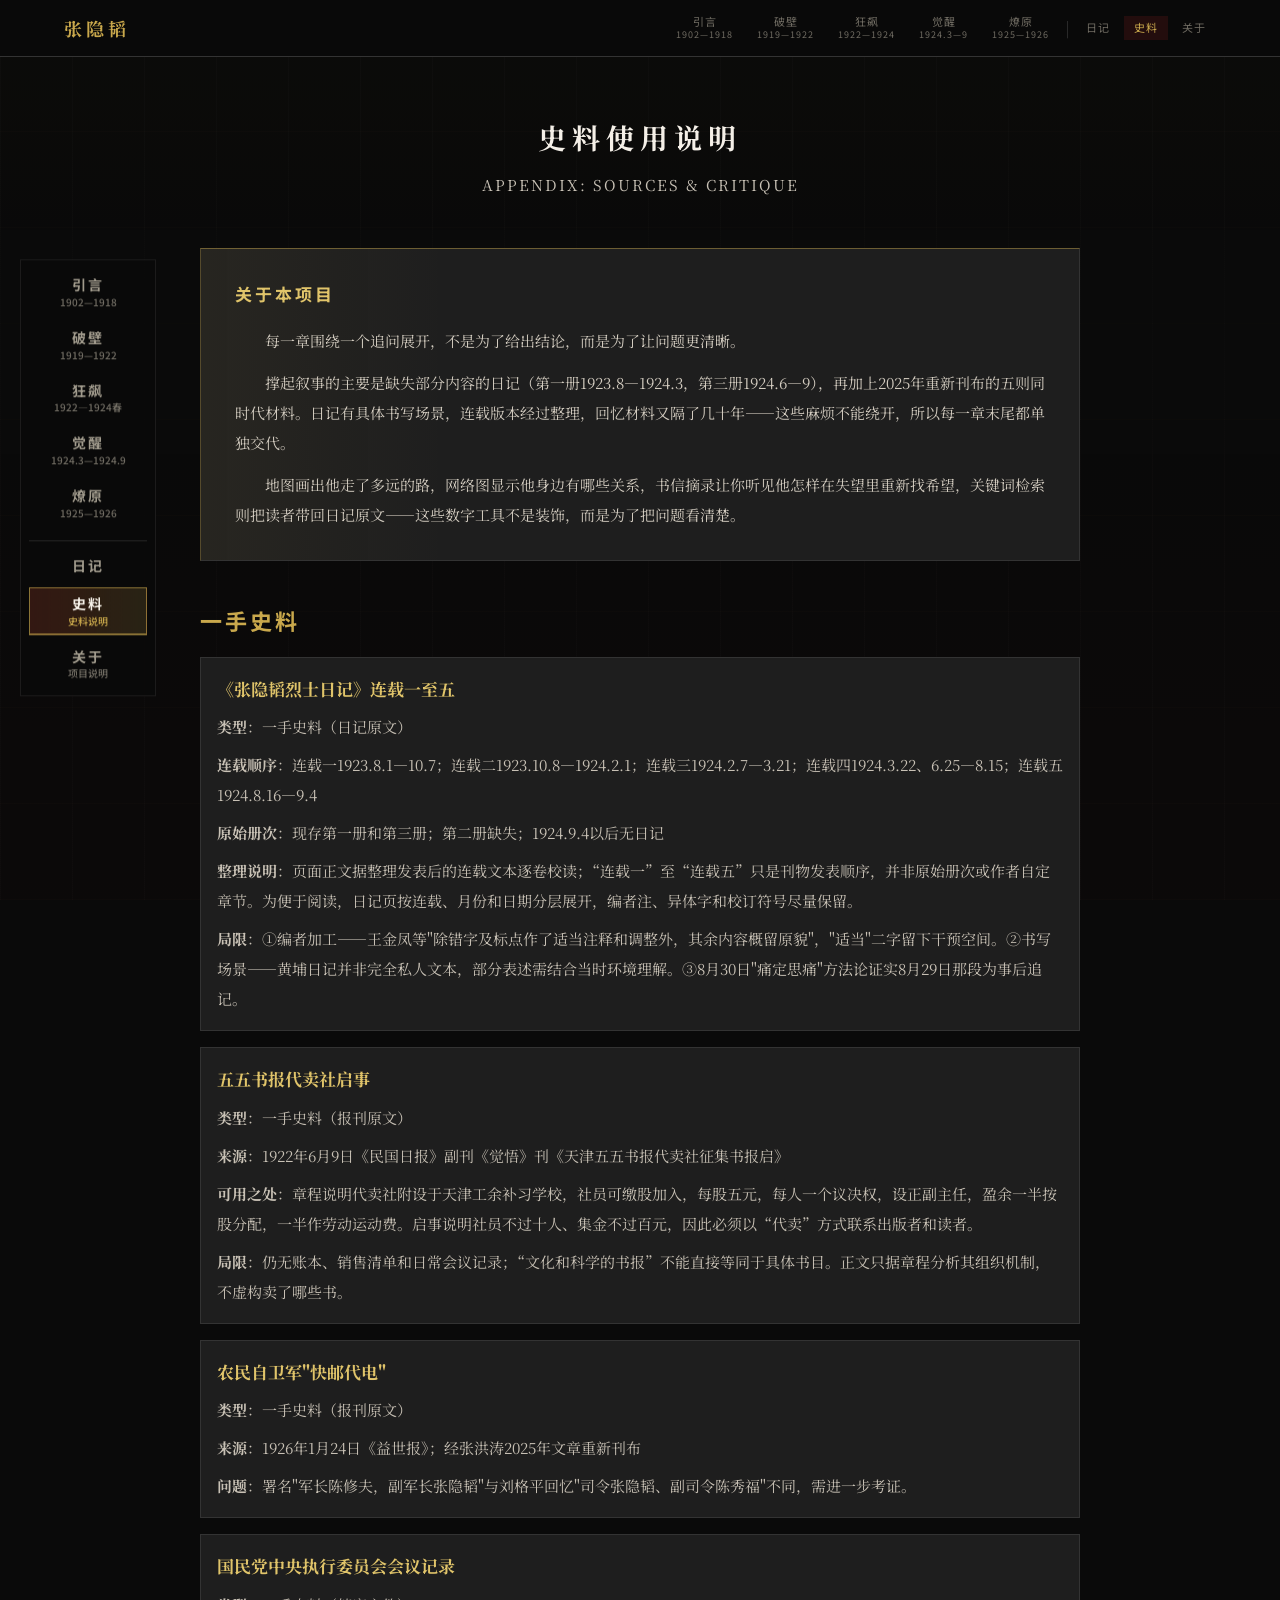
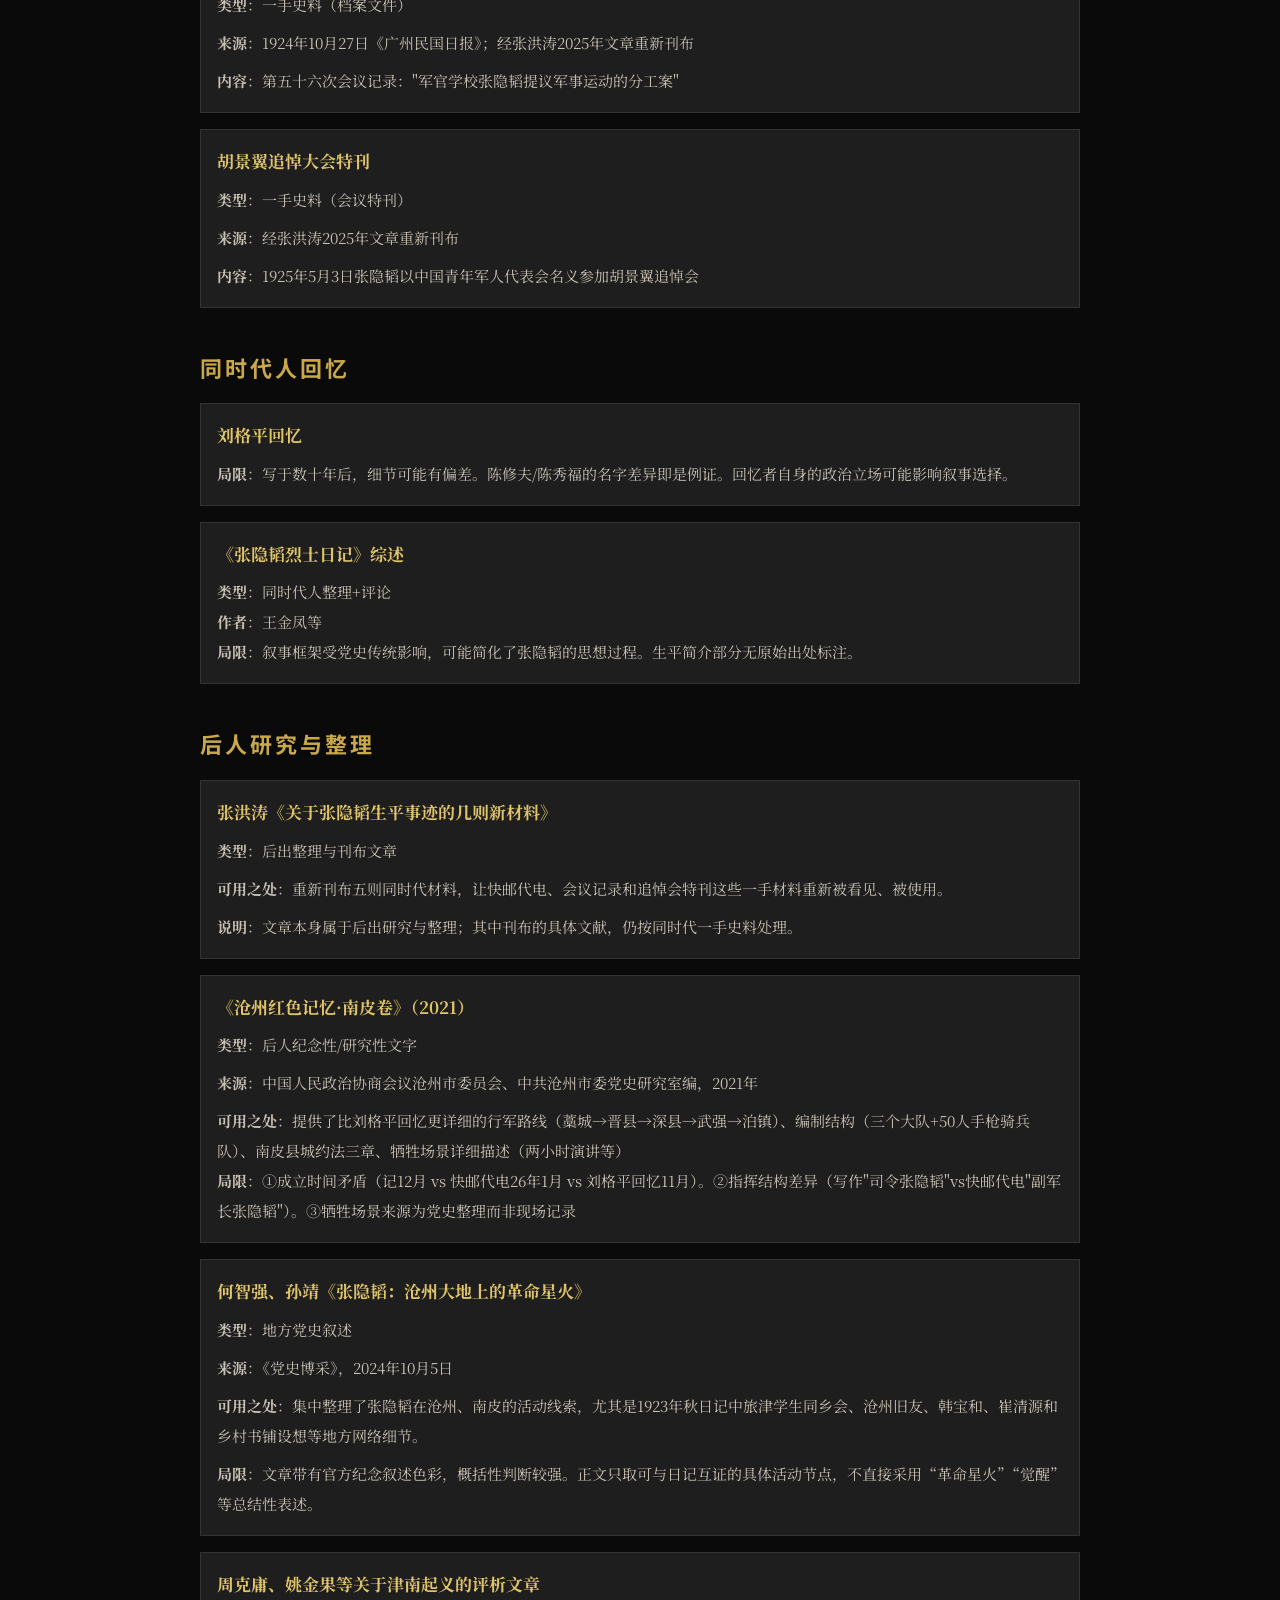
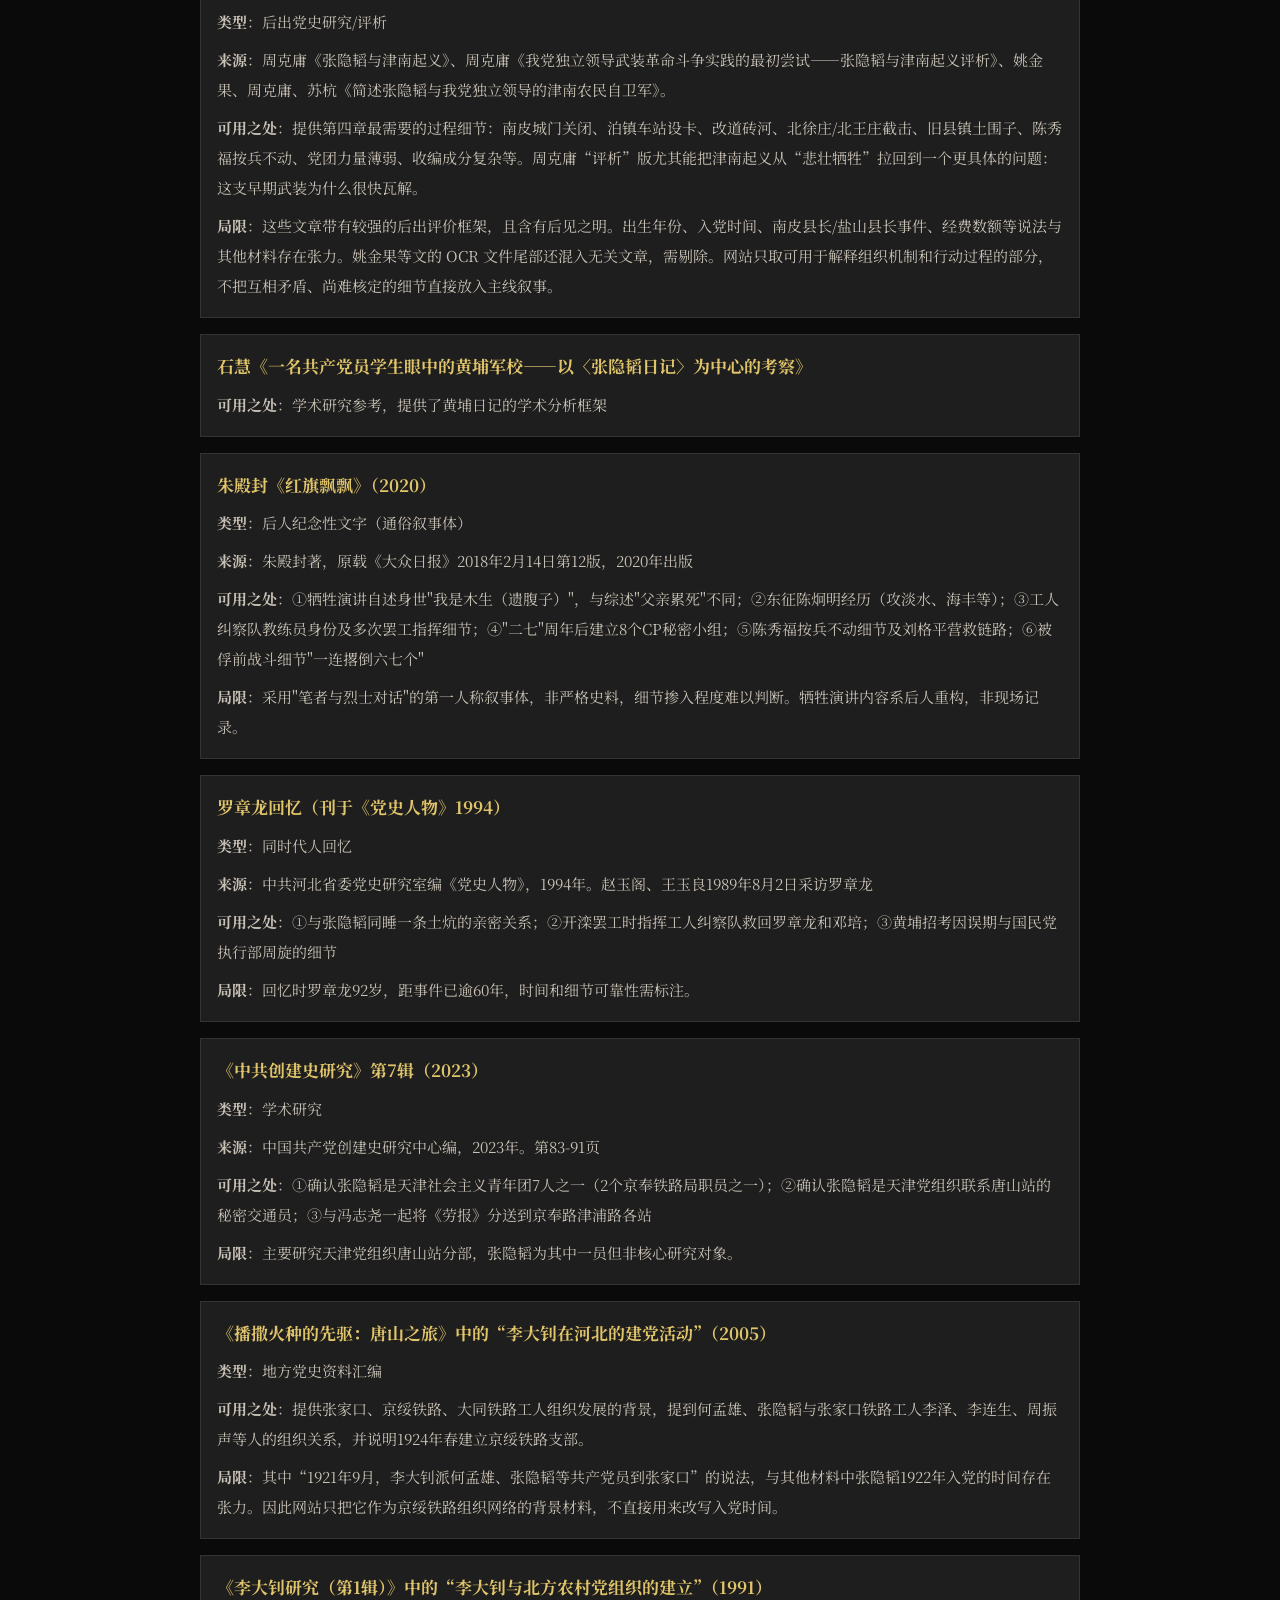
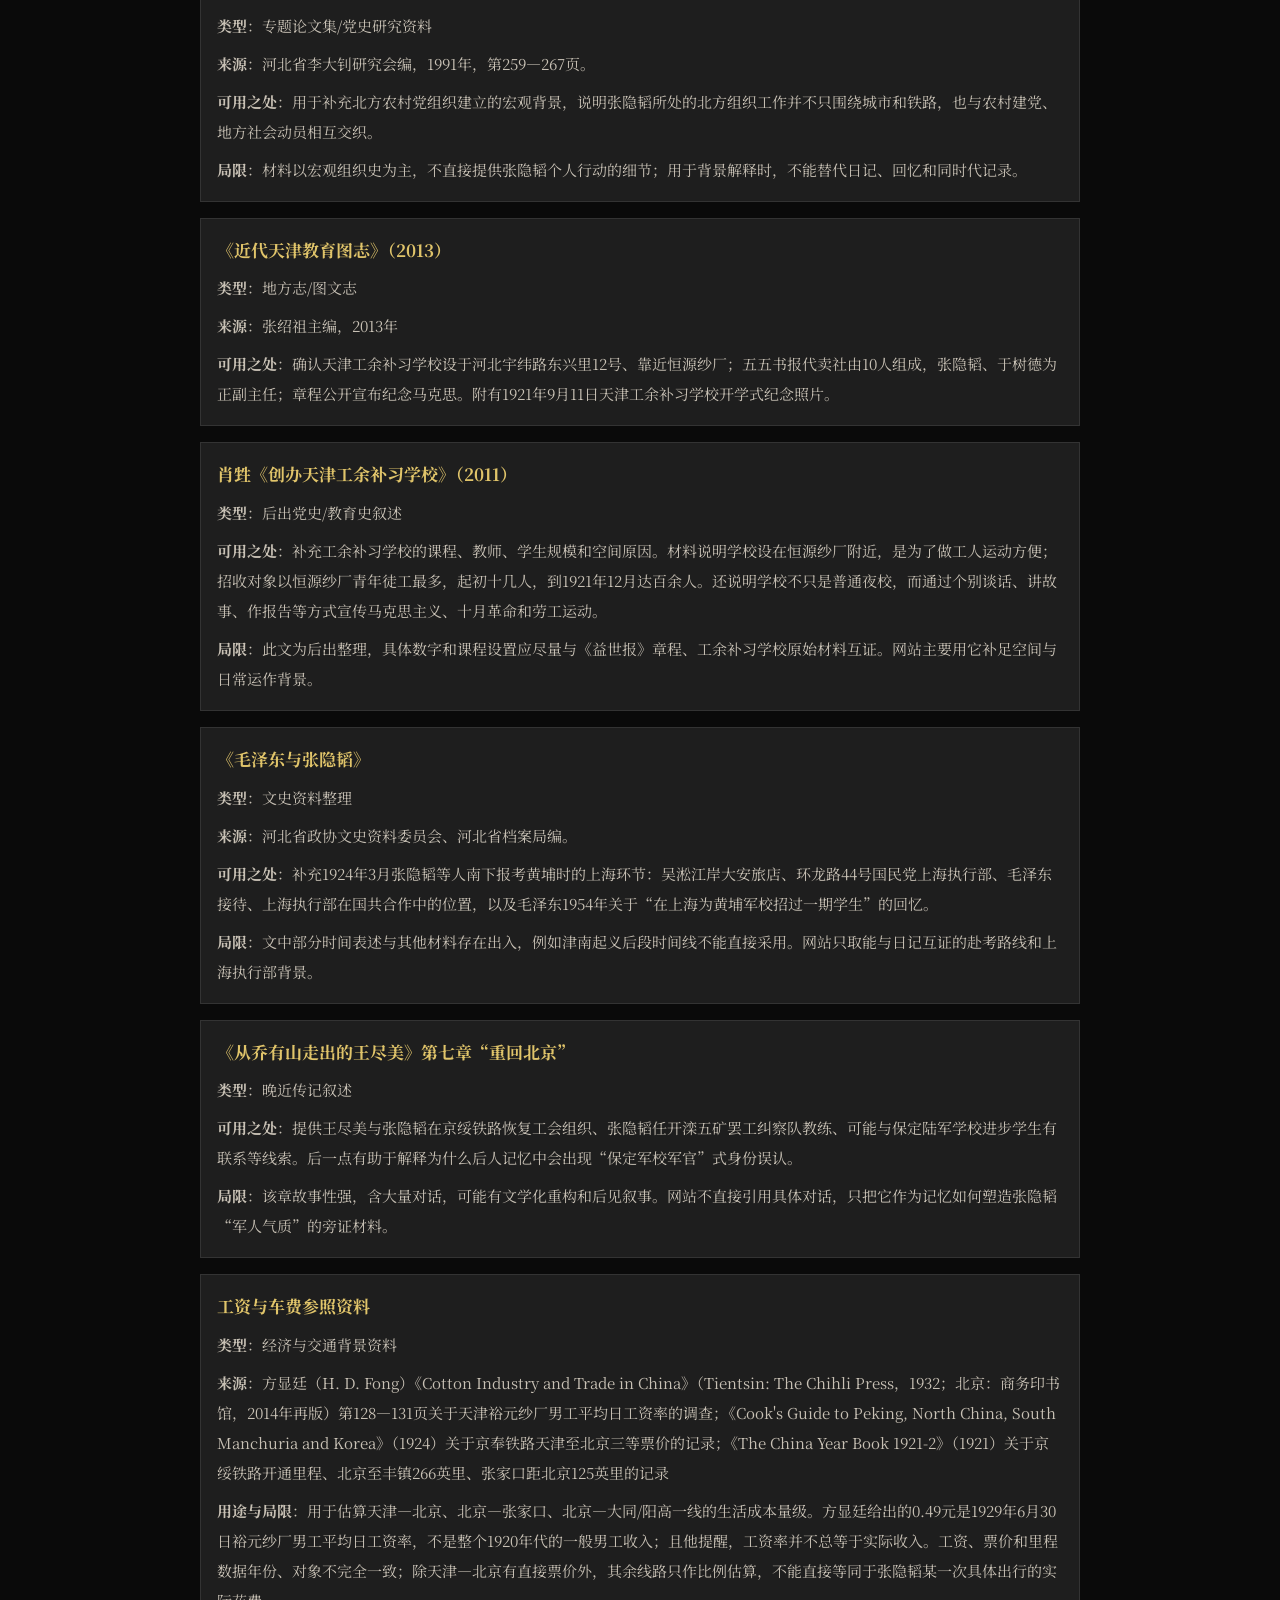
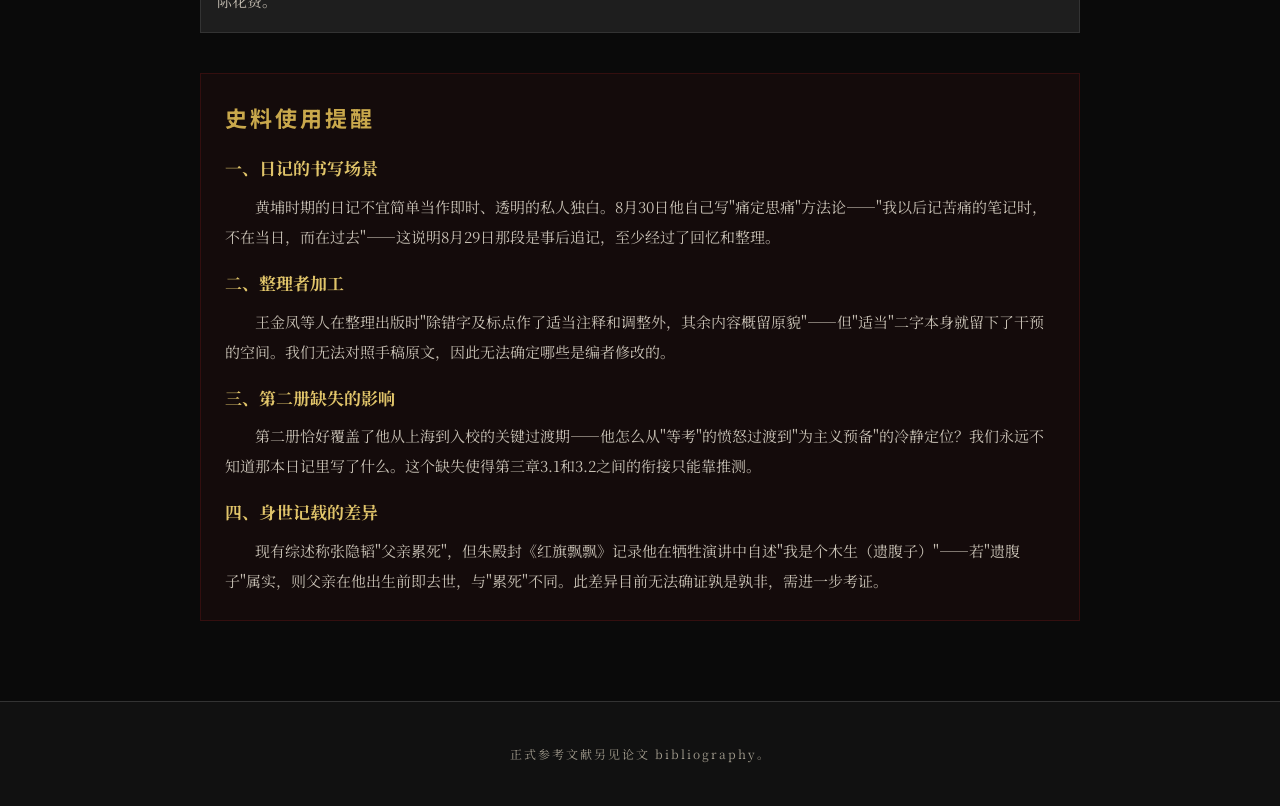
<file: appendix-sources.html>
<!DOCTYPE html>
<html lang="zh-CN">
<head>
<meta charset="UTF-8">
<meta name="viewport" content="width=device-width, initial-scale=1.0">
<title>史料使用说明 · 张隐韬数字历史</title>
<link rel="preload" href="assets/fonts/MaShanZheng-Subset.ttf" as="font" type="font/ttf" crossorigin>
<link rel="stylesheet" href="css/style.css?v=20260521e">
</head>
<body class="sources-page">

<nav>
  <div class="inner">
    <a href="index.html" class="logo">张隐韬</a>
    <div class="links">
      <a href="introduction.html">引言<br><small style="font-size:9px;color:var(--text-light);">1902—1918</small></a>
      <a href="chapter1.html">破壁<br><small style="font-size:9px;color:var(--text-light);">1919—1922</small></a>
      <a href="chapter2.html">狂飙<br><small style="font-size:9px;color:var(--text-light);">1922—1924</small></a>
      <a href="chapter3.html">觉醒<br><small style="font-size:9px;color:var(--text-light);">1924.3—9</small></a>
      <a href="chapter4.html">燎原<br><small style="font-size:9px;color:var(--text-light);">1925—1926</small></a>
      <span class="sep">|</span>
      <a href="appendix-diary.html">日记</a>
      <a href="appendix-sources.html" class="active">史料</a>
      <a href="about.html">关于</a>
    </div>
  </div>
</nav>

<div style="padding-top:56px;"></div>

<div class="section">
  <h1 style="font-size:28px;color:var(--cream);letter-spacing:6px;text-align:center;margin-bottom:8px;">史料使用说明</h1>
  <p style="text-align:center;color:var(--text-light);font-size:13px;letter-spacing:2px;margin-bottom:48px;">APPENDIX: SOURCES & CRITIQUE</p>

  <div style="max-width:800px;margin:0 auto;">

    <div class="project-brief" style="max-width:none;margin:0 0 40px;">
      <h3>关于本项目</h3>
      <p>
        每一章围绕一个追问展开，不是为了给出结论，而是为了让问题更清晰。
      </p>
      <p>
        撑起叙事的主要是缺失部分内容的日记（第一册1923.8—1924.3，第三册1924.6—9），再加上2025年重新刊布的五则同时代材料。日记有具体书写场景，连载版本经过整理，回忆材料又隔了几十年——这些麻烦不能绕开，所以每一章末尾都单独交代。
      </p>
      <p>
        地图画出他走了多远的路，网络图显示他身边有哪些关系，书信摘录让你听见他怎样在失望里重新找希望，关键词检索则把读者带回日记原文——这些数字工具不是装饰，而是为了把问题看清楚。
      </p>
    </div>

    <div style="margin-bottom:40px;">
      <h2 style="font-size:20px;color:var(--gold);letter-spacing:3px;margin-bottom:16px;font-family:var(--sans);">一手史料</h2>

      <div id="diary-source-note" style="padding:16px;background:var(--bg-card);border:1px solid var(--border);border-radius:0;margin-bottom:16px;scroll-margin-top:84px;">
        <h3 style="font-size:15px;color:var(--cream);margin-bottom:8px;">《张隐韬烈士日记》连载一至五</h3>
        <p style="font-size:13px;color:var(--text-light);line-height:1.8;margin-bottom:8px;"><b>类型</b>：一手史料（日记原文）</p>
        <p style="font-size:13px;color:var(--text-light);line-height:1.8;margin-bottom:8px;"><b>连载顺序</b>：连载一1923.8.1—10.7；连载二1923.10.8—1924.2.1；连载三1924.2.7—3.21；连载四1924.3.22、6.25—8.15；连载五1924.8.16—9.4</p>
        <p style="font-size:13px;color:var(--text-light);line-height:1.8;margin-bottom:8px;"><b>原始册次</b>：现存第一册和第三册；第二册缺失；1924.9.4以后无日记</p>
        <p style="font-size:13px;color:var(--text-light);line-height:1.8;margin-bottom:8px;"><b>整理说明</b>：页面正文据整理发表后的连载文本逐卷校读；“连载一”至“连载五”只是刊物发表顺序，并非原始册次或作者自定章节。为便于阅读，日记页按连载、月份和日期分层展开，编者注、异体字和校订符号尽量保留。</p>
        <p style="font-size:13px;color:var(--text-light);line-height:1.8;"><b>局限</b>：①编者加工——王金凤等"除错字及标点作了适当注释和调整外，其余内容概留原貌"，"适当"二字留下干预空间。②书写场景——黄埔日记并非完全私人文本，部分表述需结合当时环境理解。③8月30日"痛定思痛"方法论证实8月29日那段为事后追记。</p>
      </div>

      <div style="padding:16px;background:var(--bg-card);border:1px solid var(--border);border-radius:0;margin-bottom:16px;">
        <h3 style="font-size:15px;color:var(--cream);margin-bottom:8px;">五五书报代卖社启事</h3>
        <p style="font-size:13px;color:var(--text-light);line-height:1.8;margin-bottom:8px;"><b>类型</b>：一手史料（报刊原文）</p>
        <p style="font-size:13px;color:var(--text-light);line-height:1.8;margin-bottom:8px;"><b>来源</b>：1922年6月9日《民国日报》副刊《觉悟》刊《天津五五书报代卖社征集书报启》</p>
        <p style="font-size:13px;color:var(--text-light);line-height:1.8;margin-bottom:8px;"><b>可用之处</b>：章程说明代卖社附设于天津工余补习学校，社员可缴股加入，每股五元，每人一个议决权，设正副主任，盈余一半按股分配，一半作劳动运动费。启事说明社员不过十人、集金不过百元，因此必须以“代卖”方式联系出版者和读者。</p>
        <p style="font-size:13px;color:var(--text-light);line-height:1.8;"><b>局限</b>：仍无账本、销售清单和日常会议记录；“文化和科学的书报”不能直接等同于具体书目。正文只据章程分析其组织机制，不虚构卖了哪些书。</p>
      </div>

      <div style="padding:16px;background:var(--bg-card);border:1px solid var(--border);border-radius:0;margin-bottom:16px;">
        <h3 style="font-size:15px;color:var(--cream);margin-bottom:8px;">农民自卫军"快邮代电"</h3>
        <p style="font-size:13px;color:var(--text-light);line-height:1.8;margin-bottom:8px;"><b>类型</b>：一手史料（报刊原文）</p>
        <p style="font-size:13px;color:var(--text-light);line-height:1.8;margin-bottom:8px;"><b>来源</b>：1926年1月24日《益世报》；经张洪涛2025年文章重新刊布</p>
        <p style="font-size:13px;color:var(--text-light);line-height:1.8;"><b>问题</b>：署名"军长陈修夫，副军长张隐韬"与刘格平回忆"司令张隐韬、副司令陈秀福"不同，需进一步考证。</p>
      </div>

      <div style="padding:16px;background:var(--bg-card);border:1px solid var(--border);border-radius:0;margin-bottom:16px;">
        <h3 style="font-size:15px;color:var(--cream);margin-bottom:8px;">国民党中央执行委员会会议记录</h3>
        <p style="font-size:13px;color:var(--text-light);line-height:1.8;margin-bottom:8px;"><b>类型</b>：一手史料（档案文件）</p>
        <p style="font-size:13px;color:var(--text-light);line-height:1.8;margin-bottom:8px;"><b>来源</b>：1924年10月27日《广州民国日报》；经张洪涛2025年文章重新刊布</p>
        <p style="font-size:13px;color:var(--text-light);line-height:1.8;"><b>内容</b>：第五十六次会议记录："军官学校张隐韬提议军事运动的分工案"</p>
      </div>

      <div style="padding:16px;background:var(--bg-card);border:1px solid var(--border);border-radius:0;margin-bottom:16px;">
        <h3 style="font-size:15px;color:var(--cream);margin-bottom:8px;">胡景翼追悼大会特刊</h3>
        <p style="font-size:13px;color:var(--text-light);line-height:1.8;margin-bottom:8px;"><b>类型</b>：一手史料（会议特刊）</p>
        <p style="font-size:13px;color:var(--text-light);line-height:1.8;margin-bottom:8px;"><b>来源</b>：经张洪涛2025年文章重新刊布</p>
        <p style="font-size:13px;color:var(--text-light);line-height:1.8;"><b>内容</b>：1925年5月3日张隐韬以中国青年军人代表会名义参加胡景翼追悼会</p>
      </div>
    </div>

    <div style="margin-bottom:40px;">
      <h2 style="font-size:20px;color:var(--gold);letter-spacing:3px;margin-bottom:16px;font-family:var(--sans);">同时代人回忆</h2>

      <div style="padding:16px;background:var(--bg-card);border:1px solid var(--border);border-radius:0;margin-bottom:16px;">
        <h3 style="font-size:15px;color:var(--cream);margin-bottom:8px;">刘格平回忆</h3>
        <p style="font-size:13px;color:var(--text-light);line-height:1.8;"><b>局限</b>：写于数十年后，细节可能有偏差。陈修夫/陈秀福的名字差异即是例证。回忆者自身的政治立场可能影响叙事选择。</p>
      </div>

      <div style="padding:16px;background:var(--bg-card);border:1px solid var(--border);border-radius:0;margin-bottom:16px;">
        <h3 style="font-size:15px;color:var(--cream);margin-bottom:8px;">《张隐韬烈士日记》综述</h3>
        <p style="font-size:13px;color:var(--text-light);line-height:1.8;"><b>类型</b>：同时代人整理+评论</p>
        <p style="font-size:13px;color:var(--text-light);line-height:1.8;"><b>作者</b>：王金凤等</p>
        <p style="font-size:13px;color:var(--text-light);line-height:1.8;"><b>局限</b>：叙事框架受党史传统影响，可能简化了张隐韬的思想过程。生平简介部分无原始出处标注。</p>
      </div>
    </div>

    <div style="margin-bottom:40px;">
      <h2 style="font-size:20px;color:var(--gold);letter-spacing:3px;margin-bottom:16px;font-family:var(--sans);">后人研究与整理</h2>

      <div style="padding:16px;background:var(--bg-card);border:1px solid var(--border);border-radius:0;margin-bottom:16px;">
        <h3 style="font-size:15px;color:var(--cream);margin-bottom:8px;">张洪涛《关于张隐韬生平事迹的几则新材料》</h3>
        <p style="font-size:13px;color:var(--text-light);line-height:1.8;margin-bottom:8px;"><b>类型</b>：后出整理与刊布文章</p>
        <p style="font-size:13px;color:var(--text-light);line-height:1.8;margin-bottom:8px;"><b>可用之处</b>：重新刊布五则同时代材料，让快邮代电、会议记录和追悼会特刊这些一手材料重新被看见、被使用。</p>
        <p style="font-size:13px;color:var(--text-light);line-height:1.8;"><b>说明</b>：文章本身属于后出研究与整理；其中刊布的具体文献，仍按同时代一手史料处理。</p>
      </div>

      <div style="padding:16px;background:var(--bg-card);border:1px solid var(--border);border-radius:0;margin-bottom:16px;">
        <h3 style="font-size:15px;color:var(--cream);margin-bottom:8px;">《沧州红色记忆·南皮卷》（2021）</h3>
        <p style="font-size:13px;color:var(--text-light);line-height:1.8;margin-bottom:8px;"><b>类型</b>：后人纪念性/研究性文字</p>
        <p style="font-size:13px;color:var(--text-light);line-height:1.8;margin-bottom:8px;"><b>来源</b>：中国人民政治协商会议沧州市委员会、中共沧州市委党史研究室编，2021年</p>
        <p style="font-size:13px;color:var(--text-light);line-height:1.8;"><b>可用之处</b>：提供了比刘格平回忆更详细的行军路线（藁城→晋县→深县→武强→泊镇）、编制结构（三个大队+50人手枪骑兵队）、南皮县城约法三章、牺牲场景详细描述（两小时演讲等）</p>
        <p style="font-size:13px;color:var(--text-light);line-height:1.8;"><b>局限</b>：①成立时间矛盾（记12月 vs 快邮代电26年1月 vs 刘格平回忆11月）。②指挥结构差异（写作"司令张隐韬"vs快邮代电"副军长张隐韬"）。③牺牲场景来源为党史整理而非现场记录</p>
      </div>

      <div style="padding:16px;background:var(--bg-card);border:1px solid var(--border);border-radius:0;margin-bottom:16px;">
        <h3 style="font-size:15px;color:var(--cream);margin-bottom:8px;">何智强、孙靖《张隐韬：沧州大地上的革命星火》</h3>
        <p style="font-size:13px;color:var(--text-light);line-height:1.8;margin-bottom:8px;"><b>类型</b>：地方党史叙述</p>
        <p style="font-size:13px;color:var(--text-light);line-height:1.8;margin-bottom:8px;"><b>来源</b>：《党史博采》，2024年10月5日</p>
        <p style="font-size:13px;color:var(--text-light);line-height:1.8;margin-bottom:8px;"><b>可用之处</b>：集中整理了张隐韬在沧州、南皮的活动线索，尤其是1923年秋日记中旅津学生同乡会、沧州旧友、韩宝和、崔清源和乡村书铺设想等地方网络细节。</p>
        <p style="font-size:13px;color:var(--text-light);line-height:1.8;"><b>局限</b>：文章带有官方纪念叙述色彩，概括性判断较强。正文只取可与日记互证的具体活动节点，不直接采用“革命星火”“觉醒”等总结性表述。</p>
      </div>

      <div style="padding:16px;background:var(--bg-card);border:1px solid var(--border);border-radius:0;margin-bottom:16px;">
        <h3 style="font-size:15px;color:var(--cream);margin-bottom:8px;">周克庸、姚金果等关于津南起义的评析文章</h3>
        <p style="font-size:13px;color:var(--text-light);line-height:1.8;margin-bottom:8px;"><b>类型</b>：后出党史研究/评析</p>
        <p style="font-size:13px;color:var(--text-light);line-height:1.8;margin-bottom:8px;"><b>来源</b>：周克庸《张隐韬与津南起义》、周克庸《我党独立领导武装革命斗争实践的最初尝试——张隐韬与津南起义评析》、姚金果、周克庸、苏杭《简述张隐韬与我党独立领导的津南农民自卫军》。</p>
        <p style="font-size:13px;color:var(--text-light);line-height:1.8;margin-bottom:8px;"><b>可用之处</b>：提供第四章最需要的过程细节：南皮城门关闭、泊镇车站设卡、改道砖河、北徐庄/北王庄截击、旧县镇土围子、陈秀福按兵不动、党团力量薄弱、收编成分复杂等。周克庸“评析”版尤其能把津南起义从“悲壮牺牲”拉回到一个更具体的问题：这支早期武装为什么很快瓦解。</p>
        <p style="font-size:13px;color:var(--text-light);line-height:1.8;"><b>局限</b>：这些文章带有较强的后出评价框架，且含有后见之明。出生年份、入党时间、南皮县长/盐山县长事件、经费数额等说法与其他材料存在张力。姚金果等文的 OCR 文件尾部还混入无关文章，需剔除。网站只取可用于解释组织机制和行动过程的部分，不把互相矛盾、尚难核定的细节直接放入主线叙事。</p>
      </div>

      <div style="padding:16px;background:var(--bg-card);border:1px solid var(--border);border-radius:0;margin-bottom:16px;">
        <h3 style="font-size:15px;color:var(--cream);margin-bottom:8px;">石慧《一名共产党员学生眼中的黄埔军校——以〈张隐韬日记〉为中心的考察》</h3>
        <p style="font-size:13px;color:var(--text-light);line-height:1.8;"><b>可用之处</b>：学术研究参考，提供了黄埔日记的学术分析框架</p>
      </div>

      <div style="padding:16px;background:var(--bg-card);border:1px solid var(--border);border-radius:0;margin-bottom:16px;">
        <h3 style="font-size:15px;color:var(--cream);margin-bottom:8px;">朱殿封《红旗飘飘》（2020）</h3>
        <p style="font-size:13px;color:var(--text-light);line-height:1.8;margin-bottom:8px;"><b>类型</b>：后人纪念性文字（通俗叙事体）</p>
        <p style="font-size:13px;color:var(--text-light);line-height:1.8;margin-bottom:8px;"><b>来源</b>：朱殿封著，原载《大众日报》2018年2月14日第12版，2020年出版</p>
        <p style="font-size:13px;color:var(--text-light);line-height:1.8;margin-bottom:8px;"><b>可用之处</b>：①牺牲演讲自述身世"我是木生（遗腹子）"，与综述"父亲累死"不同；②东征陈炯明经历（攻淡水、海丰等）；③工人纠察队教练员身份及多次罢工指挥细节；④"二七"周年后建立8个CP秘密小组；⑤陈秀福按兵不动细节及刘格平营救链路；⑥被俘前战斗细节"一连撂倒六七个"</p>
        <p style="font-size:13px;color:var(--text-light);line-height:1.8;"><b>局限</b>：采用"笔者与烈士对话"的第一人称叙事体，非严格史料，细节掺入程度难以判断。牺牲演讲内容系后人重构，非现场记录。</p>
      </div>

      <div style="padding:16px;background:var(--bg-card);border:1px solid var(--border);border-radius:0;margin-bottom:16px;">
        <h3 style="font-size:15px;color:var(--cream);margin-bottom:8px;">罗章龙回忆（刊于《党史人物》1994）</h3>
        <p style="font-size:13px;color:var(--text-light);line-height:1.8;margin-bottom:8px;"><b>类型</b>：同时代人回忆</p>
        <p style="font-size:13px;color:var(--text-light);line-height:1.8;margin-bottom:8px;"><b>来源</b>：中共河北省委党史研究室编《党史人物》，1994年。赵玉阁、王玉良1989年8月2日采访罗章龙</p>
        <p style="font-size:13px;color:var(--text-light);line-height:1.8;margin-bottom:8px;"><b>可用之处</b>：①与张隐韬同睡一条土炕的亲密关系；②开滦罢工时指挥工人纠察队救回罗章龙和邓培；③黄埔招考因误期与国民党执行部周旋的细节</p>
        <p style="font-size:13px;color:var(--text-light);line-height:1.8;"><b>局限</b>：回忆时罗章龙92岁，距事件已逾60年，时间和细节可靠性需标注。</p>
      </div>

      <div style="padding:16px;background:var(--bg-card);border:1px solid var(--border);border-radius:0;margin-bottom:16px;">
        <h3 style="font-size:15px;color:var(--cream);margin-bottom:8px;">《中共创建史研究》第7辑（2023）</h3>
        <p style="font-size:13px;color:var(--text-light);line-height:1.8;margin-bottom:8px;"><b>类型</b>：学术研究</p>
        <p style="font-size:13px;color:var(--text-light);line-height:1.8;margin-bottom:8px;"><b>来源</b>：中国共产党创建史研究中心编，2023年。第83-91页</p>
        <p style="font-size:13px;color:var(--text-light);line-height:1.8;margin-bottom:8px;"><b>可用之处</b>：①确认张隐韬是天津社会主义青年团7人之一（2个京奉铁路局职员之一）；②确认张隐韬是天津党组织联系唐山站的秘密交通员；③与冯志尧一起将《劳报》分送到京奉路津浦路各站</p>
        <p style="font-size:13px;color:var(--text-light);line-height:1.8;"><b>局限</b>：主要研究天津党组织唐山站分部，张隐韬为其中一员但非核心研究对象。</p>
      </div>

      <div style="padding:16px;background:var(--bg-card);border:1px solid var(--border);border-radius:0;margin-bottom:16px;">
        <h3 style="font-size:15px;color:var(--cream);margin-bottom:8px;">《播撒火种的先驱：唐山之旅》中的“李大钊在河北的建党活动”（2005）</h3>
        <p style="font-size:13px;color:var(--text-light);line-height:1.8;margin-bottom:8px;"><b>类型</b>：地方党史资料汇编</p>
        <p style="font-size:13px;color:var(--text-light);line-height:1.8;margin-bottom:8px;"><b>可用之处</b>：提供张家口、京绥铁路、大同铁路工人组织发展的背景，提到何孟雄、张隐韬与张家口铁路工人李泽、李连生、周振声等人的组织关系，并说明1924年春建立京绥铁路支部。</p>
        <p style="font-size:13px;color:var(--text-light);line-height:1.8;"><b>局限</b>：其中“1921年9月，李大钊派何孟雄、张隐韬等共产党员到张家口”的说法，与其他材料中张隐韬1922年入党的时间存在张力。因此网站只把它作为京绥铁路组织网络的背景材料，不直接用来改写入党时间。</p>
      </div>

      <div style="padding:16px;background:var(--bg-card);border:1px solid var(--border);border-radius:0;margin-bottom:16px;">
        <h3 style="font-size:15px;color:var(--cream);margin-bottom:8px;">《李大钊研究（第1辑）》中的“李大钊与北方农村党组织的建立”（1991）</h3>
        <p style="font-size:13px;color:var(--text-light);line-height:1.8;margin-bottom:8px;"><b>类型</b>：专题论文集/党史研究资料</p>
        <p style="font-size:13px;color:var(--text-light);line-height:1.8;margin-bottom:8px;"><b>来源</b>：河北省李大钊研究会编，1991年，第259—267页。</p>
        <p style="font-size:13px;color:var(--text-light);line-height:1.8;margin-bottom:8px;"><b>可用之处</b>：用于补充北方农村党组织建立的宏观背景，说明张隐韬所处的北方组织工作并不只围绕城市和铁路，也与农村建党、地方社会动员相互交织。</p>
        <p style="font-size:13px;color:var(--text-light);line-height:1.8;"><b>局限</b>：材料以宏观组织史为主，不直接提供张隐韬个人行动的细节；用于背景解释时，不能替代日记、回忆和同时代记录。</p>
      </div>

      <div style="padding:16px;background:var(--bg-card);border:1px solid var(--border);border-radius:0;margin-bottom:16px;">
        <h3 style="font-size:15px;color:var(--cream);margin-bottom:8px;">《近代天津教育图志》（2013）</h3>
        <p style="font-size:13px;color:var(--text-light);line-height:1.8;margin-bottom:8px;"><b>类型</b>：地方志/图文志</p>
        <p style="font-size:13px;color:var(--text-light);line-height:1.8;margin-bottom:8px;"><b>来源</b>：张绍祖主编，2013年</p>
        <p style="font-size:13px;color:var(--text-light);line-height:1.8;"><b>可用之处</b>：确认天津工余补习学校设于河北宇纬路东兴里12号、靠近恒源纱厂；五五书报代卖社由10人组成，张隐韬、于树德为正副主任；章程公开宣布纪念马克思。附有1921年9月11日天津工余补习学校开学式纪念照片。</p>
      </div>

      <div style="padding:16px;background:var(--bg-card);border:1px solid var(--border);border-radius:0;margin-bottom:16px;">
        <h3 style="font-size:15px;color:var(--cream);margin-bottom:8px;">肖甡《创办天津工余补习学校》（2011）</h3>
        <p style="font-size:13px;color:var(--text-light);line-height:1.8;margin-bottom:8px;"><b>类型</b>：后出党史/教育史叙述</p>
        <p style="font-size:13px;color:var(--text-light);line-height:1.8;margin-bottom:8px;"><b>可用之处</b>：补充工余补习学校的课程、教师、学生规模和空间原因。材料说明学校设在恒源纱厂附近，是为了做工人运动方便；招收对象以恒源纱厂青年徒工最多，起初十几人，到1921年12月达百余人。还说明学校不只是普通夜校，而通过个别谈话、讲故事、作报告等方式宣传马克思主义、十月革命和劳工运动。</p>
        <p style="font-size:13px;color:var(--text-light);line-height:1.8;"><b>局限</b>：此文为后出整理，具体数字和课程设置应尽量与《益世报》章程、工余补习学校原始材料互证。网站主要用它补足空间与日常运作背景。</p>
      </div>

      <div style="padding:16px;background:var(--bg-card);border:1px solid var(--border);border-radius:0;margin-bottom:16px;">
        <h3 style="font-size:15px;color:var(--cream);margin-bottom:8px;">《毛泽东与张隐韬》</h3>
        <p style="font-size:13px;color:var(--text-light);line-height:1.8;margin-bottom:8px;"><b>类型</b>：文史资料整理</p>
        <p style="font-size:13px;color:var(--text-light);line-height:1.8;margin-bottom:8px;"><b>来源</b>：河北省政协文史资料委员会、河北省档案局编。</p>
        <p style="font-size:13px;color:var(--text-light);line-height:1.8;margin-bottom:8px;"><b>可用之处</b>：补充1924年3月张隐韬等人南下报考黄埔时的上海环节：吴淞江岸大安旅店、环龙路44号国民党上海执行部、毛泽东接待、上海执行部在国共合作中的位置，以及毛泽东1954年关于“在上海为黄埔军校招过一期学生”的回忆。</p>
        <p style="font-size:13px;color:var(--text-light);line-height:1.8;"><b>局限</b>：文中部分时间表述与其他材料存在出入，例如津南起义后段时间线不能直接采用。网站只取能与日记互证的赴考路线和上海执行部背景。</p>
      </div>

      <div style="padding:16px;background:var(--bg-card);border:1px solid var(--border);border-radius:0;margin-bottom:16px;">
        <h3 style="font-size:15px;color:var(--cream);margin-bottom:8px;">《从乔有山走出的王尽美》第七章“重回北京”</h3>
        <p style="font-size:13px;color:var(--text-light);line-height:1.8;margin-bottom:8px;"><b>类型</b>：晚近传记叙述</p>
        <p style="font-size:13px;color:var(--text-light);line-height:1.8;margin-bottom:8px;"><b>可用之处</b>：提供王尽美与张隐韬在京绥铁路恢复工会组织、张隐韬任开滦五矿罢工纠察队教练、可能与保定陆军学校进步学生有联系等线索。后一点有助于解释为什么后人记忆中会出现“保定军校军官”式身份误认。</p>
        <p style="font-size:13px;color:var(--text-light);line-height:1.8;"><b>局限</b>：该章故事性强，含大量对话，可能有文学化重构和后见叙事。网站不直接引用具体对话，只把它作为记忆如何塑造张隐韬“军人气质”的旁证材料。</p>
      </div>

      <div style="padding:16px;background:var(--bg-card);border:1px solid var(--border);border-radius:0;margin-bottom:16px;">
        <h3 style="font-size:15px;color:var(--cream);margin-bottom:8px;">工资与车费参照资料</h3>
        <p style="font-size:13px;color:var(--text-light);line-height:1.8;margin-bottom:8px;"><b>类型</b>：经济与交通背景资料</p>
        <p style="font-size:13px;color:var(--text-light);line-height:1.8;margin-bottom:8px;"><b>来源</b>：方显廷（H. D. Fong）《Cotton Industry and Trade in China》（Tientsin: The Chihli Press，1932；北京：商务印书馆，2014年再版）第128—131页关于天津裕元纱厂男工平均日工资率的调查；《Cook's Guide to Peking, North China, South Manchuria and Korea》（1924）关于京奉铁路天津至北京三等票价的记录；《The China Year Book 1921-2》（1921）关于京绥铁路开通里程、北京至丰镇266英里、张家口距北京125英里的记录</p>
        <p style="font-size:13px;color:var(--text-light);line-height:1.8;"><b>用途与局限</b>：用于估算天津—北京、北京—张家口、北京—大同/阳高一线的生活成本量级。方显廷给出的0.49元是1929年6月30日裕元纱厂男工平均日工资率，不是整个1920年代的一般男工收入；且他提醒，工资率并不总等于实际收入。工资、票价和里程数据年份、对象不完全一致；除天津—北京有直接票价外，其余线路只作比例估算，不能直接等同于张隐韬某一次具体出行的实际花费。</p>
      </div>
    </div>

    <div style="margin-bottom:40px;padding:24px;background:rgba(178,34,34,.06);border:1px solid rgba(178,34,34,.2);border-radius:0;">
      <h2 style="font-size:18px;color:var(--red);letter-spacing:3px;margin-bottom:16px;font-family:var(--sans);">史料使用提醒</h2>

      <h3 style="font-size:15px;color:var(--cream);margin-bottom:8px;margin-top:16px;">一、日记的书写场景</h3>
      <p style="font-size:13px;line-height:2;color:var(--text-light);text-indent:2em;">黄埔时期的日记不宜简单当作即时、透明的私人独白。8月30日他自己写"痛定思痛"方法论——"我以后记苦痛的笔记时，不在当日，而在过去"——这说明8月29日那段是事后追记，至少经过了回忆和整理。</p>

      <h3 style="font-size:15px;color:var(--cream);margin-bottom:8px;margin-top:16px;">二、整理者加工</h3>
      <p style="font-size:13px;line-height:2;color:var(--text-light);text-indent:2em;">王金凤等人在整理出版时"除错字及标点作了适当注释和调整外，其余内容概留原貌"——但"适当"二字本身就留下了干预的空间。我们无法对照手稿原文，因此无法确定哪些是编者修改的。</p>

      <h3 style="font-size:15px;color:var(--cream);margin-bottom:8px;margin-top:16px;">三、第二册缺失的影响</h3>
      <p style="font-size:13px;line-height:2;color:var(--text-light);text-indent:2em;">第二册恰好覆盖了他从上海到入校的关键过渡期——他怎么从"等考"的愤怒过渡到"为主义预备"的冷静定位？我们永远不知道那本日记里写了什么。这个缺失使得第三章3.1和3.2之间的衔接只能靠推测。</p>

      <h3 style="font-size:15px;color:var(--cream);margin-bottom:8px;margin-top:16px;">四、身世记载的差异</h3>
      <p style="font-size:13px;line-height:2;color:var(--text-light);text-indent:2em;">现有综述称张隐韬"父亲累死"，但朱殿封《红旗飘飘》记录他在牺牲演讲中自述"我是个木生（遗腹子）"——若"遗腹子"属实，则父亲在他出生前即去世，与"累死"不同。此差异目前无法确证孰是孰非，需进一步考证。</p>
    </div>

  </div>
</div>

<footer>
  <div class="footer-text">正式参考文献另见论文 bibliography。</div>
</footer>

<script src="js/main.js?v=20260520d"></script>
</body>
</html>
</file>
<file: css/style.css>
@import url('https://fonts.googleapis.com/css2?family=Noto+Serif+SC:wght@400;600;700&family=Noto+Sans+SC:wght@400;500;700&display=swap');

@font-face {
  font-family: 'LetterXingkai';
  src: url('../assets/fonts/MaShanZheng-Subset.ttf') format('truetype');
  font-weight: 400;
  font-style: normal;
  font-display: swap;
}

:root {
  --red: #b22222;
  --dark-red: #8b0000;
  --gold: #c9a84c;
  --cream: #f5f0e8;
  --dark: #1a1a1a;
  --darker: #111;
  --text: #d4cfc4;
  --text-light: #a09a8c;
  --border: #333;
  --bg-body: #0a0a0a;
  --bg-card: #1e1e1e;
  --bg-card-alt: #222;
  --serif: 'Noto Serif SC', 'Source Han Serif CN', 'Songti SC', 'SimSun', serif;
  --sans: 'Noto Sans SC', 'Source Han Sans CN', 'PingFang SC', 'Microsoft YaHei', sans-serif;
  --letter: 'LetterXingkai', 'STXingkai', '华文行楷', 'Xingkai SC', 'Kaiti SC', 'KaiTi', cursive;
}

* { margin: 0; padding: 0; box-sizing: border-box; }
html { scroll-behavior: smooth; }
body {
  font-family: var(--serif);
  background: var(--bg-body);
  color: var(--text);
  line-height: 1.8;
  animation: page-enter .18s ease-out both;
  transition: opacity .16s ease, filter .16s ease;
}
body.is-page-leaving {
  opacity: .68;
  filter: blur(.7px);
}
@keyframes page-enter {
  from { opacity: .88; }
  to { opacity: 1; }
}
@media (prefers-reduced-motion: reduce) {
  html { scroll-behavior: auto; }
  body {
    animation: none;
    transition: none;
  }
  body.is-page-leaving {
    opacity: 1;
    filter: none;
  }
  body.home-page .hero,
  body.home-page nav {
    transition: none;
  }
  .scroll-cue {
    animation: none;
  }
}
body::before {
  content: '';
  position: fixed;
  inset: 0;
  z-index: -1;
  pointer-events: none;
  background:
    repeating-linear-gradient(90deg, rgba(245,240,232,.018) 0 1px, transparent 1px 72px),
    repeating-linear-gradient(0deg, rgba(201,168,76,.018) 0 1px, transparent 1px 96px),
    linear-gradient(180deg, rgba(201,168,76,.025), transparent 34%, rgba(178,34,34,.025));
  opacity: .72;
}
a { color: var(--gold); text-decoration: none; transition: color .3s; }
a:hover { color: var(--red); }

/* NAV */
nav {
  position: fixed; top: 0; left: 0; right: 0; z-index: 1000;
  background: rgba(10,10,10,.95); backdrop-filter: blur(10px);
  border-bottom: 1px solid var(--border);
}
nav .inner {
  max-width: 1200px; margin: 0 auto;
  display: flex; align-items: center; justify-content: space-between;
  padding: 0 24px; height: 56px;
}
nav .logo { font-size: 18px; font-weight: 700; color: var(--gold); letter-spacing: 4px; }
nav .links { display: flex; gap: 4px; flex-wrap: wrap; align-items: center; }
nav .links a {
  font-size: 11px; color: var(--text-light); letter-spacing: 1px;
  padding: 4px 10px; border-radius:0; transition: all .3s;
  font-family: var(--sans); text-align: center; line-height: 1.4;
  opacity: .68;
}
nav .links a:hover, nav .links a.active {
  color: var(--gold); background: rgba(178,34,34,.15);
  opacity: 1;
}
nav .links a small { display: block; }
nav .links a:hover, nav .links a.active {
  color: var(--gold); background: rgba(178,34,34,.15);
}
nav .links a .nav-years {
  display: block; font-size: 9px; color: var(--text-light);
  letter-spacing: 0; opacity: .5; margin-top: 1px;
}
nav .links a:hover .nav-years, nav .links a.active .nav-years {
  opacity: 1; color: var(--gold);
}
nav .links .sep { color: var(--border); padding: 0 2px; user-select: none; }

.side-rail {
  display: none;
}
@media (min-width: 1220px) {
  .side-rail {
    position: fixed;
    left: 20px;
    top: calc(56px + (100vh - 56px) / 2);
    transform: translateY(-50%);
    z-index: 900;
    display: flex;
    flex-direction: column;
    gap: 5px;
    width: 136px;
    max-height: calc(100vh - 88px);
    overflow: visible;
    padding: 8px;
    border: 1px solid rgba(245,240,232,.08);
    border-radius:0;
    background: rgba(10,10,10,.72);
    backdrop-filter: blur(10px);
  }
  .side-rail-item {
    position: relative;
  }
  .side-rail-main {
    display: block;
    width: 100%;
    padding: 7px 8px;
    border-radius:0;
    color: var(--text-light);
    font-family: var(--sans);
    text-align: center;
    border: 1px solid transparent;
  }
  .side-rail-main:hover,
  .side-rail-main.active {
    color: var(--cream);
    border-color: rgba(201,168,76,.32);
    background: rgba(201,168,76,.075);
  }
  .side-rail-main.active {
    border-color: rgba(201,168,76,.62);
    background:
      linear-gradient(90deg, rgba(178,34,34,.18), rgba(201,168,76,.095)),
      rgba(201,168,76,.07);
    box-shadow: inset 0 -1px 0 rgba(201,168,76,.55);
  }
  .side-rail-title {
    display: block;
    font-size: 14px;
    font-weight: 700;
    line-height: 1.2;
    letter-spacing: 2px;
  }
  .side-rail-meta {
    display: block;
    margin-top: 3px;
    font-size: 10px;
    font-weight: 500;
    line-height: 1.2;
    letter-spacing: 0;
    opacity: .7;
  }
  .side-rail-meta:empty {
    display: none;
  }
  .side-rail-main.active .side-rail-meta {
    color: var(--gold);
    opacity: 1;
  }
  .side-rail-appendix {
    margin-top: 8px;
    padding-top: 8px;
    border-top: 1px solid rgba(245,240,232,.12);
  }
  .side-rail-appendix + .side-rail-appendix {
    margin-top: 0;
    padding-top: 0;
    border-top: 0;
  }
  .side-rail-submenu {
    position: absolute;
    left: calc(100% + 4px);
    top: 50%;
    transform: translateY(-50%);
    display: none;
    min-width: 138px;
    padding: 6px;
    border: 1px solid rgba(201,168,76,.28);
    border-radius:0;
    background: rgba(10,10,10,.92);
    backdrop-filter: blur(10px);
    box-shadow: 0 12px 28px rgba(0,0,0,.32);
  }
  .side-rail-submenu::before {
    content: '';
    position: absolute;
    left: -8px;
    top: 0;
    width: 8px;
    height: 100%;
  }
  .side-rail-item:hover .side-rail-submenu,
  .side-rail-item:focus-within .side-rail-submenu {
    display: block;
  }
  .side-rail-submenu a {
    display: block;
    padding: 6px 7px;
    border-radius:0;
    color: var(--text-light);
    font-family: var(--sans);
    font-size: 11px;
    font-weight: 500;
    line-height: 1.35;
    letter-spacing: 0;
    text-align: left;
    text-decoration: none;
  }
  .side-rail-submenu a:hover {
    color: var(--gold);
    background: rgba(201,168,76,.08);
  }
}

/* HERO */
.hero {
  min-height: 100vh; display: flex; align-items: center; justify-content: center;
  text-align: center; position: relative; overflow: hidden;
  background: #070707;
}
body.home-page .hero {
  min-height: 100svh;
  display: grid;
  grid-template-columns: minmax(280px, 520px) minmax(360px, 620px);
  gap: clamp(24px, 6vw, 90px);
  align-items: center;
  justify-content: center;
  padding: 64px clamp(28px, 7vw, 110px) 34px;
  text-align: left;
  transition: opacity .42s ease, transform .42s ease;
}
.hero::before {
  content: ''; position: absolute; inset: 0;
  background:
    linear-gradient(180deg, rgba(5,5,5,.68), rgba(12,4,4,.82) 52%, rgba(5,5,5,.92)),
    linear-gradient(90deg, rgba(0,0,0,.92), rgba(0,0,0,.28) 45%, rgba(0,0,0,.9)),
    url('../assets/images/zhang-diary-facsimile.png') center 47% / cover no-repeat;
  filter: sepia(.22) saturate(.82) contrast(1.02);
  transform: scale(1.03);
}
body.home-page .hero::before {
  background:
    linear-gradient(180deg, rgba(5,5,5,.68), rgba(12,4,4,.82) 52%, rgba(5,5,5,.92)),
    linear-gradient(90deg, rgba(0,0,0,.92), rgba(0,0,0,.28) 45%, rgba(0,0,0,.9)),
    url('../assets/images/zhang-diary-facsimile.png') center 47% / cover no-repeat;
  filter: sepia(.22) saturate(.82) contrast(1.02);
}
.hero::after {
  content: '';
  position: absolute;
  inset: 0;
  background:
    radial-gradient(ellipse at center, rgba(178,34,34,.12) 0%, transparent 55%),
    linear-gradient(180deg, transparent 74%, var(--bg-body) 100%);
}
body.home-page .hero::after {
  background:
    radial-gradient(circle at 34% 56%, rgba(245,240,232,.08) 0 15%, transparent 32%),
    radial-gradient(circle at 78% 47%, rgba(178,34,34,.15), transparent 26%),
    linear-gradient(180deg, transparent 72%, var(--bg-body) 100%);
}
.hero-content { position: relative; z-index: 1; padding: 24px; max-width: 800px; }
body.home-page .hero-content {
  padding-bottom: 0;
  max-width: 620px;
  justify-self: center;
  text-align: center;
  transform: translateY(-3vh);
}
.hero-content::before {
  content: '';
  display: block;
  width: 42px;
  height: 1px;
  margin: 0 auto 24px;
  background: var(--gold);
  opacity: .55;
}
.hero h1 {
  font-size: 48px; font-weight: 700; color: var(--cream);
  letter-spacing: 10px; margin-bottom: 16px;
  text-shadow: 0 0 40px rgba(178,34,34,.42), 0 2px 16px rgba(0,0,0,.7);
}
body.home-page .hero h1 {
  font-family: var(--letter);
  font-size: clamp(72px, 8vw, 128px);
  font-weight: 400;
  letter-spacing: 12px;
  margin-bottom: 18px;
  padding-bottom: 16px;
  border-bottom: 2px solid rgba(178,34,34,.72);
}
.hero .subtitle {
  font-size: 16px; color: var(--gold); letter-spacing: 6px; margin-bottom: 24px;
  font-family: var(--sans);
}
body.home-page .hero .subtitle {
  font-family: "Times New Roman", Times, serif;
  font-size: 17px;
  font-weight: 400;
  color: rgba(245,240,232,.82);
  letter-spacing: 4px;
  margin-bottom: 28px;
}
.hero .subtitle span {
  font-size: .75em;
  letter-spacing: 4px;
  font-family: var(--sans);
}
.hero .years {
  font-size: 20px; color: var(--red); font-weight: 700; letter-spacing: 8px; margin-bottom: 40px;
}
.hero-summary {
  font-size: 15px;
  color: var(--text-light);
  line-height: 2.2;
  max-width: 600px;
  margin: 0 auto 40px;
  text-align: center;
}
body.home-page .hero-summary {
  margin-bottom: 26px;
}
.hero-question {
  max-width: 760px;
  margin: 0 auto 36px;
  color: #eee5d7;
  font-size: 23px;
  font-weight: 600;
  line-height: 1.9;
  letter-spacing: 1px;
  text-shadow: 0 2px 18px rgba(0,0,0,.72);
}
body.home-page .hero-question {
  margin: 0 auto;
  max-width: 620px;
  color: rgba(245,240,232,.88);
  font-size: 26px;
  line-height: 1.7;
  text-align: center;
}
.hero-portrait {
  position: relative;
  z-index: 1;
  width: min(35vw, 470px);
  min-width: 260px;
  aspect-ratio: .62 / 1;
  align-self: center;
  justify-self: center;
  display: grid;
  place-items: center;
  transform: translateY(-3vh);
}
.hero-portrait img {
  position: relative;
  z-index: 1;
  width: 100%;
  max-height: 100%;
  object-fit: contain;
  object-position: center;
  opacity: .92;
  filter: saturate(.9) contrast(1.02) brightness(.9) drop-shadow(0 22px 34px rgba(0,0,0,.26));
  border-radius:0;
  transform: scaleX(.82) scaleY(1.08);
}
.scroll-cue {
  appearance: none;
  border: 0;
  background: transparent;
  display: inline-flex;
  flex-direction: column;
  align-items: center;
  gap: 4px;
  margin-top: 4px;
  padding: 0;
  font-size: 12px;
  color: var(--text-light);
  letter-spacing: 2px;
  font-family: var(--sans);
  cursor: pointer;
  animation: scroll-cue-float 2.1s ease-in-out infinite;
}
.scroll-cue-arrow {
  font-size: 18px;
  line-height: 1;
  color: var(--gold);
}
.scroll-cue-text {
  line-height: 1.7;
  text-align: center;
}
.scroll-cue:hover,
.scroll-cue:focus-visible {
  color: var(--cream);
}
body.home-page nav {
  transition: opacity .42s ease, transform .42s ease;
}
body.home-page.is-home-leaving nav {
  opacity: .32;
  transform: translateY(-8px);
}
body.home-page.is-home-leaving .hero {
  opacity: .18;
  transform: translateY(-12px);
}
@keyframes scroll-cue-float {
  0%, 100% { transform: translateY(0); opacity: .84; }
  50% { transform: translateY(5px); opacity: 1; }
}

.home-intro {
  background:
    linear-gradient(180deg, var(--bg-body), #11100d 42%, #090909);
}
.home-panel {
  min-height: 68vh;
  display: flex;
  align-items: center;
  padding: 58px 24px;
  border-top: 1px solid rgba(245,240,232,.07);
  position: relative;
  overflow: hidden;
}
.home-panel::before {
  content: '';
  position: absolute;
  top: 50%;
  right: max(24px, calc((100vw - 1060px) / 2));
  width: 210px;
  height: 310px;
  border-radius:0;
  background:
    radial-gradient(circle at 50% 19%, rgba(201,168,76,.26) 0 18%, transparent 19%),
    linear-gradient(180deg, rgba(245,240,232,.08), rgba(178,34,34,.12) 44%, rgba(0,0,0,.38));
  border: 1px solid rgba(201,168,76,.12);
  opacity: .18;
  transform: translateY(-50%);
  pointer-events: none;
}
.home-panel:nth-child(even)::before {
  right: auto;
  left: max(24px, calc((100vw - 1060px) / 2));
  opacity: .13;
}
.home-panel-question {
  scroll-margin-top: 56px;
}
.home-panel-inner {
  position: relative;
  z-index: 1;
  width: min(900px, 100%);
  margin: 0 auto;
}
.home-kicker {
  display: inline-flex;
  align-items: center;
  gap: 12px;
  margin-bottom: 16px;
  color: var(--gold);
  font-family: var(--sans);
  font-size: 19px;
  font-weight: 800;
  letter-spacing: 3px;
}
.home-kicker::before {
  content: '';
  width: 26px;
  height: 26px;
  flex: 0 0 26px;
  border-radius:0;
  background: url('../assets/images/home-section-dot.png') center / contain no-repeat;
  filter: saturate(.82) brightness(.92);
  opacity: .88;
}
.home-panel h2 {
  max-width: 900px;
  margin-bottom: 24px;
  color: var(--cream);
  font-size: 44px;
  font-weight: 800;
  line-height: 1.32;
  letter-spacing: 2px;
}
.home-panel-inner > p:not(.home-kicker) {
  max-width: 760px;
  color: #c8c1b5;
  font-size: 18px;
  line-height: 2.05;
  letter-spacing: 0;
}
.home-panel-method {
  min-height: 66vh;
}
.home-action-row {
  display: flex;
  flex-wrap: wrap;
  justify-content: center;
  gap: 12px;
  margin-top: 30px;
}
.home-action {
  display: inline-flex;
  align-items: center;
  justify-content: center;
  min-height: 40px;
  padding: 8px 18px;
  border: 1px solid rgba(201,168,76,.52);
  border-radius:0;
  background: rgba(201,168,76,.1);
  color: var(--cream);
  font-family: var(--sans);
  font-size: 13px;
  letter-spacing: 2px;
}
.home-action.secondary {
  border-color: rgba(245,240,232,.16);
  background: rgba(245,240,232,.04);
  color: var(--text);
}
.home-action:hover,
.home-action:focus-visible {
  border-color: rgba(201,168,76,.8);
  color: var(--gold);
}

.about-page-main {
  max-width: 980px;
  margin: 0 auto;
  padding: 70px 20px 48px;
}
.about-hero {
  max-width: 800px;
  margin: 0 auto 36px;
  text-align: center;
}
.about-eyebrow {
  margin-bottom: 10px;
  color: var(--gold);
  font-family: "Times New Roman", Times, serif;
  font-size: 14px;
  letter-spacing: 4px;
}
.about-hero h1 {
  margin-bottom: 18px;
  color: var(--cream);
  font-size: 34px;
  letter-spacing: 6px;
}
.about-hero p {
  max-width: 820px;
  margin: 0 auto;
  color: #d0c8bc;
  font-size: 17px;
  line-height: 2.08;
  text-align: center;
}
.about-overview {
  display: grid;
  gap: 0;
  margin-bottom: 54px;
  border-top: 1px solid rgba(201,168,76,.32);
}
.about-credit,
.about-citation {
  display: grid;
  grid-template-columns: 250px minmax(0, 1fr);
  column-gap: 42px;
  padding: 24px 0;
  border-bottom: 1px solid rgba(245,240,232,.1);
  align-items: start;
}
.about-credit span,
.about-citation span {
  display: block;
  color: #e0c46a;
  font-family: var(--sans);
  font-size: 17px;
  font-weight: 700;
  letter-spacing: 2px;
  line-height: 1.7;
}
.about-item-body {
  grid-column: 2;
}
.about-credit strong {
  display: block;
  margin-bottom: 10px;
  color: var(--cream);
  font-size: 22px;
  letter-spacing: 2px;
}
.about-credit p,
.about-citation p {
  color: #c7c0b4;
  font-size: 14px;
  line-height: 1.95;
  text-indent: 2em;
}
.about-credit p.advisor-credit,
.about-credit p.project-credit {
  margin-bottom: 8px;
  padding-left: 0;
  text-indent: 0 !important;
}
.advisor-line {
  color: var(--cream);
  font-size: 20px;
  font-weight: 700;
  font-family: var(--serif);
  letter-spacing: 0;
}
.advisor-line a {
  color: inherit;
}
.about-credit a,
.about-citation a,
.about-essay a {
  border-bottom: 1px solid rgba(201,168,76,.5);
  padding: 0 2px 1px;
  border-radius:0;
  letter-spacing: 0;
  transition: color .18s ease, background .18s ease, border-color .18s ease;
}
.about-credit a:hover,
.about-credit a:focus-visible,
.about-citation a:hover,
.about-citation a:focus-visible,
.about-essay a:hover,
.about-essay a:focus-visible {
  color: #fff3bf;
  background: rgba(201,168,76,.14);
  border-bottom-color: #fff3bf;
  outline: none;
}
.about-essay {
  display: grid;
  gap: 0;
  border-top: 1px solid rgba(245,240,232,.1);
}
.about-essay article {
  display: grid;
  grid-template-columns: 250px minmax(0, 1fr);
  column-gap: 42px;
  padding: 32px 0;
  border-bottom: 1px solid rgba(245,240,232,.1);
}
.about-essay h2 {
  color: #e0c46a;
  font-family: var(--sans);
  font-size: 17px;
  letter-spacing: 2px;
  line-height: 1.7;
}
.about-essay p {
  grid-column: 2;
  margin-bottom: 12px;
  color: #c7c0b4;
  font-size: 15px;
  line-height: 2.06;
  text-indent: 2em;
}
.about-essay p:last-child {
  margin-bottom: 0;
}
.about-download {
  display: inline-flex;
  margin-top: 14px;
  padding: 7px 13px;
  border: 1px solid rgba(201,168,76,.42);
  border-radius:0;
  background: rgba(201,168,76,.08);
  font-family: var(--sans);
  font-size: 13px;
  letter-spacing: 1px;
  text-indent: 0;
}
.source-inline-link {
  color: var(--gold);
  border-bottom: 1px solid rgba(201,168,76,.55);
  padding: 0 2px 1px;
  border-radius:0;
  text-decoration: none;
  transition: color .18s ease, background .18s ease, border-color .18s ease;
}
.source-inline-link:hover,
.source-inline-link:focus-visible {
  color: #fff3bf;
  background: rgba(201,168,76,.16);
  border-bottom-color: #fff3bf;
  outline: none;
}

body.sources-page .section > div {
  max-width: 880px !important;
}
body.sources-page .section h2 {
  font-size: 22px !important;
  color: var(--gold) !important;
}
body.sources-page .section h3 {
  font-size: 17px !important;
  color: #e0c46a !important;
}
body.sources-page .section p {
  font-size: 15px !important;
  color: #c8c1b5 !important;
  line-height: 2 !important;
}
body.sources-page .project-brief p {
  color: #d3ccc0 !important;
}

/* CHAPTER NAV TIMELINE (for index.html) */
.chapter-timeline {
  display: flex; justify-content: center; gap: 0; max-width: 900px; margin: 0 auto 60px;
  flex-wrap: wrap;
}
.chapter-timeline.home-timeline {
  flex-wrap: nowrap;
  gap: 8px;
  max-width: 960px;
  position: relative;
  padding-top: 20px;
}
.chapter-timeline.home-timeline::before {
  content: '';
  position: absolute;
  left: 18px;
  right: 18px;
  top: 0;
  height: 1px;
  background: linear-gradient(90deg, transparent, rgba(201,168,76,.45), transparent);
}
.chapter-node {
  flex: 1; min-width: 180px; padding: 24px 16px;
  text-align: center; cursor: pointer; transition: all .3s;
  border: 1px solid var(--border); border-radius:0;
  background:
    linear-gradient(180deg, rgba(245,240,232,.025), transparent 38%),
    var(--bg-card);
  margin: 4px;
  font-family: var(--sans);
  text-decoration: none;
  min-width: 0;
  position: relative;
  overflow: hidden;
}
.chapter-node::before {
  content: '';
  position: absolute;
  left: 14px;
  right: 14px;
  top: 0;
  height: 2px;
  background: linear-gradient(90deg, transparent, rgba(201,168,76,.7), transparent);
  opacity: .42;
}
.chapter-node:hover {
  border-color: rgba(201,168,76,.5); transform: translateY(-2px);
  box-shadow: 0 10px 26px rgba(0,0,0,.28);
  background:
    linear-gradient(180deg, rgba(201,168,76,.05), transparent 42%),
    var(--bg-card);
}
.chapter-node .ch-years {
  font-size: 13px; color: var(--red); font-weight: 700; letter-spacing: 2px; margin-bottom: 8px;
}
.chapter-node .ch-title {
  font-size: 15px; color: var(--cream); letter-spacing: 2px; margin-bottom: 6px;
}
.chapter-node .ch-question {
  font-size: 11px; color: var(--text-light); line-height: 1.6;
}

.project-brief {
  max-width: 740px;
  margin: 40px auto;
  padding: 30px 34px;
  background:
    linear-gradient(90deg, rgba(201,168,76,.055), transparent 28%),
    var(--bg-card);
  border: 1px solid var(--border);
  border-left: 1px solid rgba(201,168,76,.32);
  border-top-color: rgba(201,168,76,.46);
  border-radius:0;
}
.project-brief h3 {
  font-size: 16px;
  color: var(--gold);
  letter-spacing: 3px;
  margin-bottom: 16px;
  font-family: var(--sans);
}
.project-brief p {
  font-size: 14px;
  line-height: 2;
  color: var(--text-light);
  margin-bottom: 12px;
  text-indent: 2em;
}
.project-brief p:last-child { margin-bottom: 0; }

/* CHAPTER PAGE */
.chapter-hero {
  padding: 80px 24px 40px; text-align: center;
  background: linear-gradient(180deg, #1a0a0a, var(--bg-body));
}
.chapter-hero .ch-number {
  font-size: 14px; color: var(--red); letter-spacing: 4px;
  font-family: var(--sans); margin-bottom: 8px;
}
.chapter-hero h1 {
  font-size: 32px; color: var(--cream); letter-spacing: 6px; margin-bottom: 8px;
}
.chapter-hero .ch-years {
  font-size: 18px; color: var(--gold); letter-spacing: 4px; margin-bottom: 20px;
}
.chapter-hero .core-question {
  font-size: 16px; color: var(--red); font-weight: 600;
  max-width: 600px; margin: 0 auto;
  padding: 12px 24px; border-bottom: 2px solid var(--red);
  font-family: var(--sans);
}

/* SECTIONS */
.section {
  max-width: 1100px; margin: 0 auto; padding: 56px 16px 40px;
}
body.home-page .section {
  padding-top: 26px;
}
.subsection {
  margin-bottom: 60px;
  scroll-margin-top: 88px;
}
.subsection-title {
  font-size: 22px; color: var(--cream); letter-spacing: 4px;
  max-width: 760px; margin: 0 auto 20px; padding-bottom: 8px;
  border-bottom: 1px solid rgba(178,34,34,.3);
  font-family: var(--sans);
  scroll-margin-top: 88px;
}
.subsection-title .sec-num {
  color: var(--red); font-weight: 700;
}

/* NARRATIVE TEXT */
.narrative {
  max-width: 760px;
  margin: 0 auto;
}
.narrative p {
  font-size: 16px; line-height: 2.22; color: var(--text);
  margin-bottom: 16px; text-indent: 2em;
}
.narrative p.no-indent { text-indent: 0; }
.note-anchor {
  --anchor-accent: var(--gold);
  --anchor-soft: rgba(201,168,76,.08);
  color: var(--text);
  font-weight: 600;
  background: var(--anchor-soft);
  border-bottom: 1px solid color-mix(in srgb, var(--anchor-accent) 34%, transparent);
  padding: 1px 3px;
  border-radius:0;
  -webkit-box-decoration-break: clone;
  box-decoration-break: clone;
  transition: background .18s ease, border-color .18s ease, color .18s ease;
}
.note-anchor[data-note-type="background"] {
  --anchor-accent: #8fb8c1;
  --anchor-soft: rgba(143,184,193,.11);
}
.note-anchor[data-note-type="source"] {
  --anchor-accent: #d08a63;
  --anchor-soft: rgba(208,138,99,.12);
}
.note-anchor[data-note-type="space"] {
  --anchor-accent: #8fbf8a;
  --anchor-soft: rgba(143,191,138,.12);
}
.note-anchor[data-note-type="deep"] {
  --anchor-accent: var(--gold);
  --anchor-soft: rgba(201,168,76,.13);
}
.note-anchor.is-linked-active {
  color: var(--cream);
  background: color-mix(in srgb, var(--anchor-accent) 25%, transparent);
  border-bottom-color: color-mix(in srgb, var(--anchor-accent) 72%, transparent);
  box-shadow: 0 0 0 2px color-mix(in srgb, var(--anchor-accent) 12%, transparent);
}

/* MICRO HISTORY NOTES */
.micro-note {
  position: relative;
  margin: 28px 0;
  padding: 18px 20px;
  background: #151510;
  border: 1px solid rgba(201,168,76,.38);
  border-left: 1px solid rgba(201,168,76,.42);
  border-top-color: rgba(201,168,76,.5);
  border-radius:0;
  overflow: visible;
}
.micro-note:not(.is-collapsible)::after {
  content: '';
  position: absolute;
  top: 9px;
  right: 12px;
  width: 18px;
  height: 1px;
  background: rgba(201,168,76,.55);
  transform: rotate(-4deg);
  opacity: .62;
  pointer-events: none;
}
.micro-note.marginal-note {
  width: 230px;
  margin: 4px 0 20px;
  padding: 14px 16px;
  background: #141414;
  border-color: rgba(201,168,76,.28);
  border-left-width: 1px;
}
.micro-note.context-card {
  width: 240px;
  margin: 6px 0 22px;
  padding: 15px 16px;
  background:
    linear-gradient(135deg, rgba(50,76,89,.22), rgba(10,10,10,.08)),
    #141716;
  border-color: rgba(114,154,164,.36);
  border-left-color: #729aa4;
}
.micro-note.context-card .micro-label {
  color: #9dc0c8;
}
.micro-note.context-card h3 {
  font-size: 16px;
}
.micro-note.inline-note {
  position: relative;
  width: auto;
  max-width: 680px;
  margin: 18px auto 22px;
}
.micro-note.deep-dive {
  position: relative;
  width: 250px;
  margin: 8px 0 24px;
  padding: 20px 20px 22px;
  background:
    linear-gradient(135deg, rgba(201,168,76,.14), rgba(178,34,34,.06) 42%, rgba(10,10,10,.16)),
    #151510;
  border-color: rgba(201,168,76,.55);
  box-shadow: 0 10px 30px rgba(0,0,0,.32), inset 0 0 0 1px rgba(245,240,232,.03);
}
.micro-note.deep-dive::before {
  content: '微观史 · DEEP DIVE';
  display: inline-block;
  margin-bottom: 10px;
  padding: 3px 9px;
  background: rgba(201,168,76,.12);
  border: 1px solid rgba(201,168,76,.45);
  border-radius:0;
  color: var(--gold);
  font-family: var(--sans);
  font-size: 10px;
  line-height: 1.4;
  letter-spacing: 1.5px;
}
.micro-note.deep-dive .micro-label {
  display: none;
}
.micro-note .micro-label {
  font-size: 12px;
  color: var(--gold);
  font-family: var(--sans);
  letter-spacing: 2px;
  margin-bottom: 6px;
}
.micro-note h3 {
  font-size: 17px;
  color: var(--cream);
  font-family: var(--sans);
  letter-spacing: 1px;
  margin-bottom: 8px;
}
.micro-note p {
  font-size: 13px;
  line-height: 2;
  color: var(--text-light);
  margin-bottom: 8px;
  text-indent: 0;
}
.micro-note p:last-child { margin-bottom: 0; }
.micro-note.is-collapsible {
  --note-accent: var(--gold);
  --note-accent-soft: rgba(201,168,76,.12);
  --note-border: rgba(201,168,76,.38);
  padding: 0;
  border-left-color: var(--note-accent);
  border-color: var(--note-border);
  background:
    linear-gradient(135deg, var(--note-accent-soft), rgba(10,10,10,.08)),
    #141414;
  overflow: hidden;
}
.micro-note.is-collapsible.is-collapsed {
  background: rgba(13,13,13,.72);
  border-color: rgba(245,240,232,.09);
  border-left-color: var(--note-accent);
  box-shadow: none;
}
.micro-note.is-collapsible {
  width: auto;
  max-width: 680px;
  margin: 16px auto 20px;
}
.micro-note.is-collapsible.is-collapsed {
  display: block;
}
.micro-note.is-collapsible.is-expanded {
  display: block;
  width: auto;
  max-width: 680px;
  margin: 18px auto 24px;
}
.micro-note.is-collapsible.deep-dive::before {
  display: none;
}
.micro-note-toggle {
  width: 100%;
  appearance: none;
  border: 0;
  background: transparent;
  color: inherit;
  text-align: left;
  cursor: pointer;
  padding: 14px 16px;
  display: grid;
  grid-template-columns: 1fr auto;
  gap: 8px 10px;
  align-items: center;
  font-family: var(--sans);
}
.micro-note.is-collapsed .micro-note-toggle {
  padding: 10px 12px;
}
.micro-note-toggle:hover {
  background: rgba(245,240,232,.035);
}
.micro-note.is-collapsed .micro-note-toggle:hover {
  background: var(--note-accent-soft);
}
.micro-note-type {
  display: inline-flex;
  width: fit-content;
  padding: 2px 8px;
  border: 1px solid var(--note-border);
  border-radius:0;
  color: var(--note-accent);
  background: var(--note-accent-soft);
  font-size: 10px;
  line-height: 1.45;
  letter-spacing: 1.5px;
  margin-bottom: 6px;
}
.micro-note.is-collapsed .micro-note-type {
  padding: 1px 6px;
  font-size: 9px;
  opacity: .86;
  margin-bottom: 4px;
}
.micro-note-title {
  display: block;
  color: var(--cream);
  font-size: 15px;
  line-height: 1.45;
  letter-spacing: 1px;
}
.micro-note.is-collapsed .micro-note-title {
  color: var(--text);
  font-size: 13px;
  line-height: 1.35;
  letter-spacing: .5px;
}
.micro-note-chevron {
  grid-row: 1 / span 2;
  grid-column: 2;
  align-self: center;
  color: var(--note-accent);
  font-size: 15px;
  line-height: 1;
  transform: rotate(0deg);
  transition: transform .18s ease;
}
.micro-note.is-collapsed .micro-note-chevron {
  opacity: .75;
  font-size: 13px;
}
.micro-note.is-expanded .micro-note-chevron {
  transform: rotate(90deg);
}
.micro-note.is-expanded {
  box-shadow: 0 10px 30px rgba(0,0,0,.24), inset 0 0 0 1px rgba(245,240,232,.025);
}
.micro-note-content {
  padding: 0 16px 16px;
  border-top: 1px solid rgba(245,240,232,.055);
}
.micro-note.is-expanded .micro-note-content {
  overflow: auto;
}
.micro-note-content[hidden] {
  display: none;
}
.micro-note[data-note-type="background"] {
  --note-accent: #8fb8c1;
  --note-accent-soft: rgba(114,154,164,.14);
  --note-border: rgba(114,154,164,.38);
}
.micro-note[data-note-type="source"] {
  --note-accent: #d08a63;
  --note-accent-soft: rgba(208,138,99,.13);
  --note-border: rgba(208,138,99,.36);
}
.micro-note[data-note-type="space"] {
  --note-accent: #8fbf8a;
  --note-accent-soft: rgba(143,191,138,.13);
  --note-border: rgba(143,191,138,.36);
}
.micro-note[data-note-type="deep"] {
  --note-accent: var(--gold);
  --note-accent-soft: rgba(201,168,76,.14);
  --note-border: rgba(201,168,76,.48);
}
.micro-note[data-note-type="analysis"] {
  --note-accent: #c79bd5;
  --note-accent-soft: rgba(199,155,213,.12);
  --note-border: rgba(199,155,213,.34);
}
.cost-list {
  margin: 10px 0 10px;
  padding-left: 18px;
  color: var(--text-light);
  font-family: var(--sans);
}
.cost-list li {
  font-size: 12px;
  line-height: 1.8;
  margin-bottom: 6px;
}
.cost-list b {
  color: var(--cream);
  font-weight: 700;
}
.narrative::after {
  content: '';
  display: block;
  clear: both;
}

@media (min-width: 769px) and (max-width: 1399px) {
  .micro-note.marginal-note,
  .micro-note.context-card,
  .micro-note.deep-dive {
    width: auto;
    max-width: 760px;
    margin: 24px auto;
  }
}

@media (min-width: 1400px) {
  .narrative {
    position: relative;
  }

  .micro-note.note-left,
  .micro-note.note-right {
    position: absolute;
    z-index: 2;
    float: none;
    clear: none;
    margin-top: 0;
    margin-bottom: 0;
  }

  .micro-note.note-left {
    left: -326px;
    margin-left: 0;
    margin-right: 0;
  }

  .micro-note.note-right {
    right: -326px;
    margin-left: 0;
    margin-right: 0;
  }
}

@media (min-width: 1000px) {
  .narrative {
    position: relative;
    max-width: 700px;
  }

  .subsection-title {
    max-width: 700px;
  }

  .component-container,
  .footnotes {
    max-width: 700px;
  }

  .micro-note.is-collapsible,
  .micro-note.is-collapsible.note-left,
  .micro-note.is-collapsible.note-right,
  .micro-note.is-collapsible.inline-note {
    position: absolute !important;
    left: auto !important;
    right: -296px !important;
    top: 0;
    z-index: 2;
    width: 260px;
    max-width: 260px;
    margin: 0;
    float: none;
    clear: none;
  }

  .micro-note.is-collapsible.is-expanded {
    width: 280px;
    max-width: 280px;
    overflow: hidden;
    margin: 0;
  }

  .micro-note.is-collapsible.is-expanded .micro-note-content {
    overflow-y: auto;
  }
}

.gloss-term {
  color: var(--cream);
  border-bottom: 1px dotted var(--gold);
  cursor: help;
  position: relative;
}
.gloss-term:hover::after,
.gloss-term:focus::after {
  content: attr(data-tip);
  position: absolute;
  left: 50%;
  bottom: calc(100% + 8px);
  transform: translateX(-50%);
  z-index: 120;
  width: max-content;
  max-width: 280px;
  padding: 10px 12px;
  background: #151510;
  border: 1px solid var(--gold);
  border-radius:0;
  color: var(--text);
  font-family: var(--sans);
  font-size: 12px;
  line-height: 1.7;
  box-shadow: 0 8px 18px rgba(0,0,0,.45);
  text-indent: 0;
}

/* DIARY QUOTE */
blockquote.diary-quote {
  margin: 24px 0; padding: 16px 20px;
  background:
    linear-gradient(90deg, rgba(178,34,34,.08), rgba(178,34,34,.025) 44%, transparent),
    #111;
  border-left: 1px solid rgba(178,34,34,.55);
  border-top: 1px solid rgba(201,168,76,.12);
  border-bottom: 1px solid rgba(201,168,76,.08);
  font-size: 14px; line-height: 2; color: var(--text);
  font-style: normal;
}
blockquote.diary-quote p {
  text-indent: 0;
}
blockquote.diary-quote cite {
  display: block; margin-top: 8px; font-size: 12px;
  color: var(--text-light); text-align: right; font-style: normal;
  letter-spacing: 1px;
}

/* COMPONENT CONTAINERS */
.component-container {
  position: relative;
  max-width: 860px; margin: 40px auto; padding: 24px;
  background:
    linear-gradient(180deg, rgba(245,240,232,.025), transparent 30%),
    var(--bg-card);
  border: 1px solid var(--border);
  border-top-color: rgba(201,168,76,.38);
  border-radius:0;
}
.component-container::before,
.component-container::after {
  content: '';
  position: absolute;
  pointer-events: none;
}
.component-container::before {
  left: 12px;
  bottom: 10px;
  width: 18px;
  height: 18px;
  border-left: 1px solid rgba(201,168,76,.28);
  border-bottom: 1px solid rgba(201,168,76,.22);
}
.component-container::after {
  top: 11px;
  right: 14px;
  width: 38px;
  height: 1px;
  background: linear-gradient(90deg, rgba(178,34,34,.56), rgba(201,168,76,.38), transparent);
  opacity: .7;
}
.component-title {
  font-size: 14px; color: var(--gold); letter-spacing: 2px;
  margin-bottom: 16px; font-family: var(--sans);
}
.component-title::before {
  content: ''; display: inline-block; width: 8px; height: 8px;
  background: var(--red); border-radius:0; margin-right: 8px;
  vertical-align: middle;
}
.component-note {
  font-size: 12px; color: var(--text-light); line-height: 1.8;
  margin: -4px 0 14px; font-family: var(--sans);
}
.component-note-centered {
  text-align: center;
}

/* ARCHIVAL IMAGES */
.archive-figure {
  max-width: 860px;
  margin: 0 auto 32px;
  padding: 16px;
  background: var(--bg-card);
  border: 1px solid var(--border);
  border-radius:0;
  overflow: hidden;
}
.archive-figure img {
  display: block;
  width: 100%;
  height: auto;
  border-radius:0;
}
.archive-figure.diary-facsimile img {
  width: calc(100% + 8px);
  max-width: none;
  transform: translateY(-5px);
  transform-origin: top right;
}
.archive-figure figcaption {
  margin-top: 12px;
  color: var(--text-light);
  font-family: var(--serif);
  font-size: 13px;
  line-height: 1.9;
  text-align: left;
}

/* MAP */
#map,
#map-2,
#map-3,
#map-gz {
  width: 100%;
  height: 400px;
  min-height: 400px;
  border-radius:0;
  z-index: 1;
  background: #151510;
  overflow: hidden;
}
.route-map-compact {
  height: 280px !important;
  min-height: 280px !important;
}
.route-map-expanded {
  height: 460px !important;
  min-height: 460px !important;
}
.leaflet-container,
.leaflet-pane,
.leaflet-map-pane {
  width: 100%;
}
.leaflet-tile {
  max-width: none !important;
}
.leaflet-popup-content { font-family: var(--sans); font-size: 13px; }
.origin-map-pin {
  position: relative;
  width: 22px;
  height: 22px;
  border-radius:0;
  border: 2px solid rgba(245,240,232,.94);
  background: var(--red);
  box-shadow:
    0 0 0 7px rgba(178,34,34,.18),
    0 0 0 1px rgba(0,0,0,.5),
    0 10px 24px rgba(0,0,0,.4);
}
.origin-map-pin.start {
  background: var(--gold);
  box-shadow:
    0 0 0 7px rgba(201,168,76,.2),
    0 0 0 1px rgba(0,0,0,.5),
    0 10px 24px rgba(0,0,0,.4);
}
.origin-map-label {
  margin-top: -4px;
  padding: 8px 11px 9px;
  border-radius:0;
  border: 1px solid rgba(245,240,232,.18);
  background: rgba(10,10,10,.92);
  color: #fffaf2;
  font-family: var(--sans);
  font-size: 14px;
  font-weight: 700;
  line-height: 1.25;
  letter-spacing: 1px;
  box-shadow: 0 12px 28px rgba(0,0,0,.34);
  white-space: nowrap;
}
.origin-map-label span {
  color: #111 !important;
  font-size: 14px;
  font-weight: 700;
  line-height: 1.2;
}
.leaflet-tooltip.origin-map-label {
  background: rgba(255,255,255,.96);
  color: #111 !important;
  border-color: rgba(17,17,17,.24);
}
.route-map-pin {
  position: relative;
  width: 20px;
  height: 20px;
  border-radius:0;
  border: 2px solid rgba(255,250,242,.98);
  background: var(--red);
  box-shadow:
    0 0 0 7px rgba(178,34,34,.2),
    0 0 0 1px rgba(0,0,0,.5),
    0 10px 24px rgba(0,0,0,.4);
}
.route-map-pin.hub {
  background: var(--gold);
  box-shadow:
    0 0 0 7px rgba(201,168,76,.22),
    0 0 0 1px rgba(0,0,0,.5),
    0 10px 24px rgba(0,0,0,.4);
}
.route-map-label {
  padding: 7px 10px 8px;
  border-radius:0;
  border: 1px solid rgba(178,34,34,.68);
  background: rgba(10,10,10,.94);
  color: #fffdf8;
  font-family: var(--sans);
  font-size: 13px;
  font-weight: 700;
  line-height: 1.2;
  letter-spacing: 1px;
  box-shadow: 0 12px 28px rgba(0,0,0,.34);
}
.route-map-label.hub {
  border-color: rgba(201,168,76,.72);
}
.origin-map-label.start {
  border-color: rgba(201,168,76,.62);
}
.origin-map-label.end {
  border-color: rgba(178,34,34,.62);
}

/* NETWORK */
#network-graph {
  height: 580px;
  border-radius:0;
  background: #0d0d0d;
  border: 1px solid rgba(201,168,76,.16);
  transition: border-color .18s ease, box-shadow .18s ease;
}
#network-graph.is-network-hovering {
  border-color: rgba(201,168,76,.48);
  box-shadow: 0 0 0 1px rgba(201,168,76,.14), 0 16px 36px rgba(0,0,0,.34);
}
.vis-tooltip {
  position: absolute;
  visibility: hidden;
  padding: 8px 11px !important;
  max-width: 260px;
  white-space: normal !important;
  font-family: var(--sans) !important;
  font-size: 12px !important;
  line-height: 1.7 !important;
  color: var(--cream) !important;
  background: rgba(18,17,15,.96) !important;
  border: 1px solid rgba(201,168,76,.58) !important;
  border-radius:0;
  box-shadow: 0 12px 28px rgba(0,0,0,.45) !important;
  z-index: 1000 !important;
  pointer-events: none !important;
}

/* LETTERS */
.chat-container {
  max-width: 500px; margin: 0 auto;
  padding: 20px; background: #12100b; border: 1px solid #403624;
  border-radius:0; box-shadow: inset 0 0 0 1px rgba(201,168,76,.08);
}
.chat-bubble {
  margin-bottom: 14px; max-width: 100%; padding: 16px 18px;
  border-radius:0; font-size: 14px; line-height: 2;
  position: relative;
  color: #2c2116;
  background:
    linear-gradient(90deg, rgba(112,79,35,.08) 1px, transparent 1px) 0 0 / 2.15em 100%,
    linear-gradient(0deg, rgba(255,255,255,.1), rgba(112,79,35,.04)),
    #e7d6b5;
  border: 1px solid #b99658;
  box-shadow: 0 3px 10px rgba(0,0,0,.25);
}
.chat-bubble.from-other {
  margin-right: 24px;
}
.chat-bubble.from-self {
  margin-left: 24px;
}
.chat-bubble .chat-name {
  font-size: 12px; color: #6a1f16; margin-bottom: 6px;
  font-family: var(--letter); letter-spacing: 1px; font-weight: 400;
}
.chat-bubble .letter-text {
  font-family: var(--letter);
  font-size: 21px;
  line-height: 2;
  letter-spacing: 1px;
  font-weight: 400;
  text-align: left;
}
.chat-bubble.letter-vertical {
  min-height: 290px;
}
.chat-bubble.letter-vertical .letter-text {
  writing-mode: vertical-rl;
  text-orientation: mixed;
  width: 100%;
  height: min(360px, 52vh);
  overflow-x: auto;
  overflow-y: hidden;
  padding: 6px 2px;
  line-height: 2.15;
  letter-spacing: .12em;
  text-align: start;
}
.chat-bubble .chat-date {
  font-size: 11px; color: #6f624f; text-align: right; margin-top: 8px;
  font-family: var(--letter);
  letter-spacing: .08em;
}
.secondary-component {
  max-width: 680px;
  margin: 18px auto 24px;
  border: 1px solid rgba(245,240,232,.12);
  border-left: 1px solid rgba(201,168,76,.32);
  border-top-color: rgba(201,168,76,.38);
  border-radius:0;
  background: rgba(16,16,16,.84);
  overflow: hidden;
}
.secondary-component summary {
  list-style: none;
  cursor: pointer;
  display: flex;
  flex-wrap: wrap;
  align-items: baseline;
  gap: 8px 12px;
  padding: 14px 16px;
  font-family: var(--sans);
}
.secondary-component summary::-webkit-details-marker {
  display: none;
}
.secondary-component summary::after {
  content: '›';
  margin-left: auto;
  color: var(--gold);
  font-size: 18px;
  transition: transform .18s ease;
}
.secondary-component[open] summary::after {
  transform: rotate(90deg);
}
.secondary-kicker {
  display: inline-flex;
  width: fit-content;
  padding: 2px 8px;
  border: 1px solid rgba(201,168,76,.34);
  border-radius:0;
  color: var(--gold);
  background: rgba(201,168,76,.1);
  font-size: 10px;
  line-height: 1.45;
  letter-spacing: 1.5px;
}
.secondary-title {
  color: var(--text);
  font-size: 14px;
  line-height: 1.45;
  letter-spacing: .5px;
}
.secondary-body {
  padding: 0 16px 16px;
  border-top: 1px solid rgba(245,240,232,.055);
}
.letter-secondary .chat-container {
  margin-top: 16px;
}
.secondary-note {
  margin-top: 12px;
  color: var(--text-light);
  font-size: 12px;
  line-height: 1.8;
}
.route-map-secondary {
  max-width: 760px;
}
.route-map-compact {
  opacity: .94;
}

/* TIMELINE (for 商团事变) */
.event-intro {
  margin-bottom: 26px;
  padding: 18px 20px;
  border: 1px solid rgba(201,168,76,.28);
  border-left: 1px solid rgba(201,168,76,.42);
  border-top-color: rgba(201,168,76,.46);
  border-radius:0;
  background:
    linear-gradient(180deg, rgba(201,168,76,.07), transparent 70%),
    rgba(18,17,15,.96);
}
.event-intro h3 {
  margin-bottom: 8px;
  color: var(--cream);
  font-size: 17px;
  letter-spacing: 2px;
  font-family: var(--sans);
}
.event-intro p {
  color: var(--text);
  font-size: 14px;
  line-height: 2;
  text-indent: 2em;
}
.event-timeline {
  position: relative; padding-left: 20px;
  border-left: 1px solid var(--border);
}
.event-timeline.event-staged {
  padding-left: 0;
  border-left: 0;
}
.event-stage {
  margin-bottom: 30px;
  padding: 22px 22px 4px;
  border: 1px solid rgba(245,240,232,.1);
  border-top-color: rgba(201,168,76,.35);
  border-radius:0;
  background: rgba(13,13,13,.72);
}
.event-stage-label {
  display: inline-flex;
  margin-bottom: 8px;
  padding: 2px 8px;
  border: 1px solid rgba(201,168,76,.32);
  border-radius:0;
  color: var(--gold);
  background: rgba(201,168,76,.08);
  font-family: var(--sans);
  font-size: 11px;
  letter-spacing: 2px;
}
.event-stage h3 {
  margin-bottom: 16px;
  color: var(--cream);
  font-family: var(--sans);
  font-size: 16px;
  letter-spacing: 1.5px;
}
.event-item {
  position: relative; margin-bottom: 32px; padding-left: 20px;
}
.event-item.highlight {
  border-left: 1px solid rgba(178,34,34,.62); padding-left: 18px; margin-left: 0;
}
.event-item.secondary {
  margin-bottom: 20px;
  opacity: .78;
}
.event-item.secondary .event-date {
  color: rgba(201,168,76,.78);
  font-size: 12px;
}
.event-item.secondary .event-desc {
  font-size: 13px;
  color: var(--text-light);
}
.event-collapsible {
  cursor: pointer;
}
.event-collapsible summary {
  list-style: none;
  display: flex;
  align-items: center;
  gap: 8px;
}
.event-collapsible summary::-webkit-details-marker {
  display: none;
}
.event-collapsible summary::after {
  content: '›';
  color: rgba(201,168,76,.72);
  font-size: 15px;
  line-height: 1;
  transition: transform .18s ease;
}
.event-collapsible[open] summary::after {
  transform: rotate(90deg);
}
.event-collapsible .event-desc {
  margin-top: 8px;
}
.event-item .event-date {
  font-size: 13px; color: var(--gold); font-weight: 700;
  letter-spacing: 2px; font-family: var(--sans);
}
.event-item .event-desc {
  font-size: 14px; color: var(--text); margin-top: 4px; line-height: 1.8;
}
.event-item blockquote {
  margin: 8px 0 0; padding: 8px 12px;
  background: rgba(178,34,34,.06); border-left: 2px solid var(--gold);
  font-size: 12px; color: var(--text-light); line-height: 1.8;
}
.event-source {
  margin-top: 10px;
}
.event-source summary {
  display: inline-flex;
  cursor: pointer;
  color: var(--gold);
  font-family: var(--sans);
  font-size: 12px;
  letter-spacing: 1px;
  border-bottom: 1px solid rgba(201,168,76,.38);
}
.event-source summary::-webkit-details-marker {
  display: none;
}
.event-source summary::after {
  content: '›';
  margin-left: 6px;
  transition: transform .18s ease;
}
.event-source[open] summary::after {
  transform: rotate(90deg);
}
.event-why {
  padding: 18px 20px;
  border: 1px solid rgba(178,34,34,.28);
  border-left: 1px solid rgba(178,34,34,.5);
  border-top-color: rgba(178,34,34,.28);
  border-radius:0;
  background: rgba(178,34,34,.06);
}
.event-why h3 {
  margin-bottom: 10px;
  color: var(--cream);
  font-family: var(--sans);
  font-size: 16px;
  letter-spacing: 2px;
}
.event-why p {
  margin: 0 0 6px;
  color: var(--text);
  font-size: 14px;
  line-height: 1.9;
  text-indent: 0;
}
.event-why p::before {
  content: '•';
  margin-right: 8px;
  color: var(--gold);
}

/* KEYWORD SEARCH */
.search-box {
  display: flex; gap: 8px; margin-bottom: 14px;
}
.search-input-wrap {
  position: relative;
  flex: 1;
}
.keyword-presets {
  display: flex; flex-wrap: wrap; align-items: center; gap: 10px 12px;
  margin: 0 0 18px; padding: 14px;
  background: #0d0d0d; border: 1px solid var(--border); border-radius:0;
}
.keyword-presets:empty {
  display: none;
}
.keyword-chip {
  padding: 7px 10px; border: 1px solid rgba(201,166,74,.18); border-radius:0;
  background: rgba(255,255,255,.025); color: var(--text-light); cursor: pointer;
  font-family: var(--sans); transition: all .2s;
  font-size: 14px;
  letter-spacing: 1px;
}
.keyword-chip:hover, .keyword-chip.active {
  color: var(--cream); background: rgba(201,168,76,.12);
  border-color: rgba(201,166,74,.65);
  box-shadow: inset 0 -1px 0 var(--gold);
}
.search-box input {
  width: 100%; padding: 8px 38px 8px 12px; border: 1px solid var(--border);
  background: #0d0d0d; color: var(--text); border-radius:0;
  font-family: var(--sans); font-size: 14px;
}
.search-box input::placeholder { color: var(--text-light); }
.search-box #search-clear {
  position: absolute;
  top: 50%;
  right: 8px;
  transform: translateY(-50%);
  display: inline-flex;
  align-items: center;
  justify-content: center;
  width: 22px;
  height: 22px;
  padding: 0;
  border: 1px solid rgba(201,166,74,.28);
  border-radius:0;
  background: rgba(255,255,255,.04);
  color: var(--text-light);
  font-size: 16px;
  line-height: 1;
  letter-spacing: 0;
  opacity: .58;
  cursor: default;
}
.search-box #search-clear.has-value {
  opacity: 1;
  cursor: pointer;
}
.search-box #search-clear.has-value:hover {
  color: var(--cream);
  border-color: rgba(201,166,74,.6);
}
.search-box button {
  padding: 8px 16px; background: var(--dark-red); color: var(--cream);
  border: none; border-radius:0; cursor: pointer;
  font-family: var(--sans); font-size: 13px; letter-spacing: 1px;
  transition: background .3s;
}
.search-box button:hover { background: var(--red); }

.inline-diary-link {
  max-width: 860px;
  margin: 18px auto 30px;
  padding: 12px 16px;
  border-left: 1px solid rgba(201, 166, 74, .45);
  border-top: 1px solid rgba(201, 166, 74, .18);
  background: rgba(201, 166, 74, .08);
  color: var(--text-light);
  font-size: 14px;
  line-height: 1.9;
}

.inline-diary-link a {
  color: var(--gold);
  margin: 0 4px;
  text-decoration: none;
  border-bottom: 1px solid rgba(201, 166, 74, .45);
}

.diary-search-panel,
.diary-fulltext {
  max-width: 920px;
  margin-left: auto;
  margin-right: auto;
}

.diary-search-panel {
  margin-bottom: 34px;
}

.diary-fulltext {
  color: var(--text);
}

.diary-source-note {
  margin: 0 0 22px;
  color: var(--text-light);
  font-size: 13px;
  line-height: 2;
}

.diary-volume {
  margin-bottom: 44px;
}

.diary-volume-title {
  margin: 0 0 8px;
  padding-bottom: 10px;
  border-bottom: 1px solid var(--border);
  color: var(--gold);
  font-size: 19px;
  letter-spacing: 3px;
}

.diary-volume-fold {
  margin-bottom: 16px;
  border: 1px solid rgba(201,166,74,.28);
  border-radius:0;
  background: rgba(255,255,255,.025);
}

.diary-volume-summary,
.diary-month-summary,
.diary-day-summary {
  list-style: none;
  cursor: pointer;
}

.diary-volume-summary::-webkit-details-marker,
.diary-month-summary::-webkit-details-marker,
.diary-day-summary::-webkit-details-marker {
  display: none;
}

.diary-volume-summary {
  display: flex;
  flex-direction: column;
  gap: 6px;
  padding: 16px 18px;
  position: relative;
}

.diary-volume-summary::after,
.diary-month-summary::after,
.diary-day-summary::after {
  content: '›';
  position: absolute;
  right: 18px;
  top: 50%;
  transform: translateY(-50%);
  color: var(--gold);
  transition: transform .18s ease;
}

.diary-volume-fold[open] > .diary-volume-summary::after,
.diary-month-fold[open] > .diary-month-summary::after,
.diary-day-fold[open] > .diary-day-summary::after {
  transform: translateY(-50%) rotate(90deg);
}

.diary-volume-summary-title {
  color: var(--gold);
  font-size: 19px;
  letter-spacing: 3px;
}

.diary-volume-summary-note {
  color: var(--text-light);
  font-size: 13px;
  line-height: 1.8;
}

.diary-volume-body {
  padding: 0 18px 18px;
}

.diary-preface {
  margin-top: 12px;
}

.diary-month-fold {
  margin-top: 12px;
  border: 1px solid var(--border);
  border-radius:0;
  background: rgba(0,0,0,.18);
}

.diary-month-summary {
  position: relative;
  padding: 14px 18px;
  color: var(--cream);
  font-size: 15px;
  letter-spacing: 2px;
}

.diary-month-body {
  padding: 0 12px 12px;
}

.diary-day-fold {
  margin-top: 10px;
  border: 1px solid rgba(255,255,255,.08);
  border-radius:0;
  background: rgba(255,255,255,.02);
}

.diary-day-summary {
  position: relative;
  display: flex;
  align-items: center;
  gap: 10px;
  flex-wrap: wrap;
  padding: 12px 42px 12px 14px;
  color: var(--gold);
  font-size: 13px;
  line-height: 1.8;
}

.diary-day-label {
  display: inline-block;
}

.diary-day-hint {
  display: inline-block;
  border: 1px solid rgba(201, 166, 74, .24);
  border-radius:0;
  padding: 1px 8px;
  background: rgba(201, 166, 74, .06);
  color: var(--text-light);
  font-size: 11px;
  line-height: 1.7;
  letter-spacing: 1px;
}

.diary-day-body {
  padding: 0 12px 12px;
}

.diary-return-row {
  display: flex;
  justify-content: flex-end;
  margin-top: 10px;
}

.diary-return-button {
  border: 1px solid rgba(201, 166, 74, .28);
  border-radius:0;
  padding: 5px 11px;
  background: rgba(201, 166, 74, .06);
  color: var(--text-light);
  font-size: 12px;
  line-height: 1.4;
  cursor: pointer;
  transition: border-color .18s ease, color .18s ease, background .18s ease;
}

.diary-return-button:hover,
.diary-return-button:focus-visible {
  border-color: rgba(201, 166, 74, .56);
  background: rgba(201, 166, 74, .12);
  color: var(--cream);
}

.diary-return-volume {
  margin-top: 12px;
  padding-top: 2px;
}

.diary-back-top {
  position: fixed;
  right: 28px;
  bottom: 26px;
  z-index: 40;
  border: 1px solid rgba(201, 166, 74, .42);
  border-radius:0;
  padding: 10px 14px;
  background: rgba(10, 10, 10, .88);
  color: var(--cream);
  font-size: 13px;
  letter-spacing: 1px;
  opacity: 0;
  pointer-events: none;
  transform: translateY(8px);
  cursor: pointer;
  box-shadow: 0 12px 28px rgba(0, 0, 0, .26);
  transition: opacity .18s ease, transform .18s ease, border-color .18s ease, background .18s ease;
}

.diary-back-top.is-visible {
  opacity: 1;
  pointer-events: auto;
  transform: translateY(0);
}

.diary-back-top:hover,
.diary-back-top:focus-visible {
  border-color: rgba(201, 166, 74, .72);
  background: rgba(28, 23, 15, .94);
}

.diary-day-fold .diary-entry {
  margin-bottom: 0;
}

.diary-day-fold .diary-entry-date {
  display: block;
}

.diary-entry {
  margin-bottom: 14px;
  padding: 14px 16px;
  background: rgba(255, 255, 255, .035);
  border: 1px solid var(--border);
  border-radius:0;
}

.diary-entry-date {
  margin-bottom: 8px;
  color: var(--gold);
  font-size: 13px;
  letter-spacing: 1px;
}

.diary-entry p {
  margin: 0 0 8px;
  color: var(--text);
  font-size: 13px;
  line-height: 2.05;
  text-indent: 2em;
}

.diary-entry p:last-child {
  margin-bottom: 0;
}

.diary-note {
  color: var(--text-light) !important;
  font-size: 12px !important;
}

.diary-align-right {
  text-align: right;
  text-indent: 0 !important;
}

.diary-mark {
  border-bottom: 1px solid rgba(201, 166, 74, .45);
}

.diary-end-note {
  padding: 22px;
  background: rgba(178, 34, 34, .06);
  border: 1px solid rgba(178, 34, 34, .2);
  border-radius:0;
  color: var(--cream);
  font-size: 14px;
  line-height: 2;
  text-align: center;
}
.search-results { margin-top: 16px; }
.search-result-item {
  display: block;
  width: 100%;
  text-align: left;
  padding: 12px; margin-bottom: 8px; background: #0d0d0d;
  border: 1px solid var(--border); border-radius:0;
  cursor: pointer;
  font-family: inherit;
}
.search-result-item:hover { border-color: rgba(201,166,74,.55); }
.search-result-item .sr-date {
  font-size: 12px; color: var(--gold); font-family: var(--sans);
}
.search-result-item .sr-context {
  font-size: 13px; color: var(--text); margin-top: 4px; line-height: 1.8;
}
.search-result-item .sr-context mark {
  background: rgba(201,166,74,.28);
  color: #fffaf0;
  padding: 1px 4px;
  border-radius:0;
  box-shadow: inset 0 -1px 0 rgba(201,166,74,.85);
}
.diary-entry-focus {
  border-color: rgba(201,166,74,.8);
  box-shadow: 0 0 0 2px rgba(201,166,74,.12);
}

/* CHAPTER NAV (bottom prev/next) */
.chapter-nav {
  display: flex; justify-content: space-between; align-items: center;
  max-width: 900px; margin: 40px auto; padding: 0 24px;
}
.chapter-nav a {
  font-size: 14px; color: var(--text-light); letter-spacing: 2px;
  padding: 8px 16px; border: 1px solid var(--border); border-radius:0;
  transition: all .3s; font-family: var(--sans);
}
.chapter-nav-label {
  font-size: 16px;
  font-weight: 700;
  color: var(--cream);
}
.chapter-nav-years {
  margin-left: 8px;
  font-size: 12px;
  font-weight: 500;
  letter-spacing: 1px;
}
.chapter-nav a:hover { border-color: var(--red); color: var(--gold); }
.chapter-nav a:hover .chapter-nav-label {
  color: var(--gold);
}

/* FOOTER */
footer {
  background: var(--darker); border-top: 1px solid var(--border);
  text-align: center; padding: 40px 24px;
}

footer .footer-text {
  font-size: 12px; color: var(--text-light); letter-spacing: 2px; line-height: 2;
}
.source-footer {
  max-width: 900px;
  margin: 0 auto;
}
.source-footer .source-heading {
  text-align: left;
  margin-bottom: 8px;
}
.source-footer .source-list {
  text-align: center;
  letter-spacing: 1px;
}
.source-footer .source-list div {
  line-height: 2;
}
.source-footer .project-note {
  margin-top: 12px;
  text-align: center;
}
footer .dedication {
  color: var(--red); font-size: 14px; margin-top: 12px; letter-spacing: 4px;
}

/* EVENT COMPARISON TABLE */
.event-table { width: 100%; border-collapse: collapse; font-family: var(--sans); }
.event-table th {
  font-size: 12px; color: var(--gold); letter-spacing: 1px;
  padding: 8px 10px; text-align: left;
  border-bottom: 1px solid var(--border);
}
.event-table td {
  font-size: 13px; color: var(--text); line-height: 1.8;
  padding: 10px; border-bottom: 1px solid rgba(51,51,51,.4);
  vertical-align: top;
}
.event-table tr:hover td { background: rgba(178,34,34,.04); }
.event-table .td-year { color: var(--gold); font-weight: 600; white-space: nowrap; width: 70px; }
.event-table .td-event { color: var(--text-light); width: 45%; }
.event-table .td-self { color: var(--cream); font-weight: 500; width: 45%; }

/* THOUGHT ANALYSIS */
.thought-analysis { margin: 40px 0; }
.thought-item {
  margin-bottom: 20px; padding: 16px 20px;
  background: var(--bg-card); border-left: 1px solid rgba(201,168,76,.42);
  border-top: 1px solid rgba(201,168,76,.22);
  border-radius:0;
}
.thought-item .thought-label {
  font-size: 13px; color: var(--gold); font-weight: 600;
  margin-bottom: 6px; font-family: var(--sans); letter-spacing: 1px;
}
.thought-item .thought-text {
  font-size: 14px; line-height: 2; color: var(--text);
}

/* SECTION DIVIDER */
.section-divider {
  text-align: center; margin: 48px 0 36px; position: relative;
}
.section-divider::before {
  content: ''; position: absolute; top: 50%; left: 0; right: 0;
  height: 1px; background: var(--border);
}
.section-divider span {
  position: relative; background: var(--bg-body); padding: 0 16px;
  font-size: 14px; color: var(--gold); letter-spacing: 3px;
  font-family: var(--sans);
}

/* RESPONSIVE */
@media (max-width: 768px) {
  .hero h1 { font-size: 28px; letter-spacing: 6px; }
  .chapter-hero h1 { font-size: 24px; }
  .chapter-timeline { flex-direction: column; align-items: center; }
  .chapter-node { min-width: 260px; }
  .subsection-title { font-size: 18px; }
  nav .links a { font-size: 11px; padding: 3px 6px; }
  nav .links a small,
  nav .links a .nav-years {
    display: none !important;
  }
  #map,
  #map-2,
  #map-3,
  #map-gz {
    height: 300px;
    min-height: 300px;
  }
  .route-map-compact {
    height: 300px !important;
    min-height: 300px !important;
  }
  #network-graph { height: 350px; }
  .section { padding: 40px 16px 30px; }
  .narrative { max-width: none; }
  .narrative p { font-size: 15px; }
  .chapter-timeline.home-timeline {
    flex-wrap: wrap;
  }
  .project-brief {
    padding: 24px 22px;
  }
  body.home-page .hero {
    min-height: 100svh;
    display: flex;
    flex-direction: column;
    align-items: center;
    justify-content: center;
    text-align: center;
    gap: 10px;
    padding: 76px 18px 34px;
  }
  .hero-portrait {
    width: min(60vw, 300px);
    min-width: 0;
    justify-self: auto;
    align-self: center;
    margin: 4px auto 0;
    transform: none;
  }
  .hero-portrait::before,
  .hero-portrait::after {
    display: none;
  }
  body.home-page .hero-content {
    padding: 6px 0 0;
    transform: none;
  }
  body.home-page .hero-content::before {
    display: none;
  }
  body.home-page .hero .subtitle {
    font-size: 14px;
    letter-spacing: 2px;
    margin-bottom: 14px;
  }
  body.home-page .hero .subtitle span {
    letter-spacing: 2px;
  }
  body.home-page .hero h1 {
    font-size: 58px;
    letter-spacing: 7px;
    margin-bottom: 12px;
    padding-bottom: 12px;
  }
  .hero-summary {
    font-size: 14px;
    line-height: 2;
  }
  .hero-question {
    font-size: 18px;
    line-height: 1.85;
    letter-spacing: 0;
  }
  body.home-page .hero-question {
    font-size: 18px;
    line-height: 1.8;
    max-width: 520px;
  }
  .home-panel {
    min-height: auto;
    padding: 46px 18px;
  }
  .home-panel::before {
    width: 132px;
    height: 190px;
    right: -18px;
    opacity: .1;
  }
  .home-panel:nth-child(even)::before {
    left: -22px;
  }
  .home-kicker {
    font-size: 18px;
    margin-bottom: 14px;
  }
  .home-kicker::before {
    width: 24px;
    height: 24px;
    flex-basis: 24px;
  }
  .home-panel h2 {
    font-size: 31px;
    font-weight: 800;
    line-height: 1.38;
    letter-spacing: 2px;
  }
  .home-panel-inner > p:not(.home-kicker) {
    font-size: 17px;
    line-height: 2;
  }
  .about-page-main {
    padding: 54px 18px 36px;
  }
  .about-hero {
    margin-bottom: 34px;
    text-align: center;
  }
  .about-hero h1 {
    font-size: 28px;
    letter-spacing: 4px;
  }
  .about-hero p {
    font-size: 15px;
    line-height: 2;
  }
  .about-overview {
    margin-bottom: 34px;
  }
  .about-credit,
  .about-citation {
    display: block;
    padding: 20px 0;
  }
  .about-item-body {
    margin-top: 10px;
  }
  .about-essay article {
    display: block;
    padding: 26px 0;
  }
  .about-essay h2 {
    margin-bottom: 12px;
  }
  .about-essay p {
    font-size: 14px;
    line-height: 2;
  }
  .micro-note.marginal-note,
  .micro-note.context-card,
  .micro-note.deep-dive {
    float: none;
    width: auto;
    margin: 24px 0;
    padding: 16px 18px;
    background: #151510;
    border-color: rgba(201,168,76,.4);
  }
  .micro-note.deep-dive {
    margin: 30px 0;
    padding: 20px 18px 22px;
  }
  .micro-note.is-collapsible {
    padding: 0;
    border-left-color: var(--note-accent);
    border-color: var(--note-border);
    background:
      linear-gradient(135deg, var(--note-accent-soft), rgba(10,10,10,.08)),
      #141414;
  }
  .micro-note.is-collapsible.is-collapsed {
    background: rgba(13,13,13,.72);
    border-color: rgba(245,240,232,.09);
    border-left-color: var(--note-accent);
  }
  .diary-back-top {
    right: 16px;
    bottom: 16px;
  }
}
@media (max-width: 480px) {
  nav .links a { font-size: 10px; padding: 2px 4px; }
  .hero h1 { font-size: 22px; }
  body.home-page .hero h1 { font-size: 48px; }
  .chat-bubble { max-width: 90%; }
}
.fn { font-size: 0.7em; vertical-align: super; color: var(--gold); text-decoration: none; cursor: pointer; margin: 0 1px; }
.footnotes { max-width: 800px; margin: 48px auto 0; padding: 24px 0 0; border-top: 1px solid var(--border); }
.footnotes h3 { font-size: 14px; color: var(--gold); letter-spacing: 2px; margin-bottom: 16px; font-family: var(--sans); }
.footnotes ol { padding-left: 20px; }
.footnotes li { font-size: 12px; color: var(--text-light); line-height: 1.8; margin-bottom: 6px; }
.footnotes li::marker { color: var(--gold); }
.src-warn { font-size: 0.75em; vertical-align: super; color: var(--red); cursor: help; margin: 0 2px; font-family: var(--sans); font-weight: 600; position: relative; }
.src-warn { font-size: 0.75em; vertical-align: super; color: var(--red); cursor: help; margin: 0 2px; font-family: var(--sans); font-weight: 600; position: relative; }
.src-warn:hover::after, .src-warn:focus::after { content: attr(data-tip); position: absolute; bottom: calc(100% + 6px); left: 50%; transform: translateX(-50%); background: #1a1a1a; color: var(--cream); font-size: 12px; font-weight: 400; line-height: 1.6; padding: 8px 12px; border-radius:0; border: 1px solid var(--red); white-space: normal; width: max-content; max-width: 280px; z-index: 100; pointer-events: none; box-shadow: 0 4px 12px rgba(0,0,0,.6); }
.src-warn.show-tip::after { content: attr(data-tip); position: absolute; bottom: calc(100% + 6px); left: 50%; transform: translateX(-50%); background: #1a1a1a; color: var(--cream); font-size: 12px; font-weight: 400; line-height: 1.6; padding: 8px 12px; border-radius:0; border: 1px solid var(--red); white-space: normal; width: max-content; max-width: 280px; z-index: 100; box-shadow: 0 4px 12px rgba(0,0,0,.6); }
</file>
